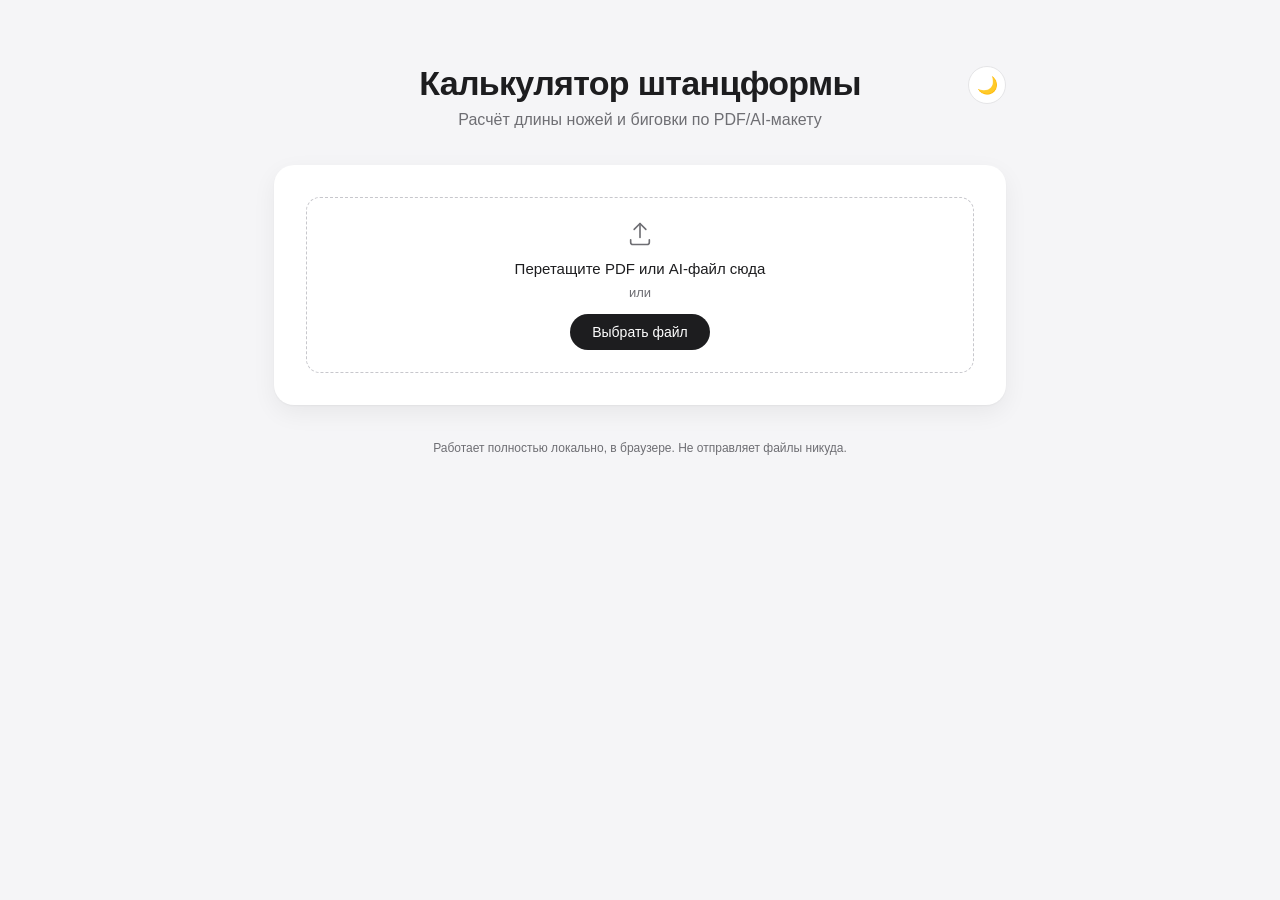
<file: index.html>
<!DOCTYPE html>
<html lang="ru">
<head>
<meta charset="UTF-8">
<meta name="viewport" content="width=device-width, initial-scale=1.0">
<title>Калькулятор длины ножей штанцформы</title>
<link rel="icon" type="image/svg+xml" href="favicon.svg">
<link rel="stylesheet" href="style.css?v=4">
<script>
// Тема ставится здесь, до отрисовки body, — иначе страница на долю секунды
// мигнёт светлой и только потом переключится в сохранённую тёмную.
(function () {
  var saved = localStorage.getItem('shtanzTheme');
  var dark = saved ? saved === 'dark' : matchMedia('(prefers-color-scheme: dark)').matches;
  if (dark) document.documentElement.dataset.theme = 'dark';
})();
</script>
</head>
<body>

<div class="page">

  <header class="header">
    <button type="button" id="themeToggle" class="theme-toggle" title="Тёмная тема" aria-label="Переключить тёмную тему">
      <span class="theme-toggle-icon"></span>
    </button>
    <h1>Калькулятор штанцформы</h1>
    <p class="subtitle">Расчёт длины ножей и биговки по PDF/AI-макету</p>
  </header>

  <main class="main">

    <section class="card">
      <div id="dropzone" class="dropzone">
        <input type="file" id="fileInput" accept=".pdf,.ai" hidden>
        <div class="dropzone-icon">
          <svg width="40" height="40" viewBox="0 0 24 24" fill="none" stroke="currentColor" stroke-width="1.4" stroke-linecap="round" stroke-linejoin="round">
            <path d="M12 3v12"></path>
            <path d="M7 8l5-5 5 5"></path>
            <path d="M4 17v2a2 2 0 0 0 2 2h12a2 2 0 0 0 2-2v-2"></path>
          </svg>
        </div>
        <p class="dropzone-text">Перетащите PDF или AI‑файл сюда</p>
        <p class="dropzone-subtext">или</p>
        <button type="button" id="browseBtn" class="btn btn-secondary">Выбрать файл</button>
      </div>

      <div id="fileInfo" class="file-info hidden">
        <span id="fileMeta" class="file-meta-text">—</span>
      </div>

      <div id="layerPicker" class="layer-picker hidden">
        <p class="layer-picker-text">Не удалось автоматически найти слой с кроем. Выберите его вручную:</p>
        <div class="layer-picker-row">
          <select id="layerSelect" class="layer-select"></select>
          <button type="button" id="layerConfirmBtn" class="btn btn-primary">Продолжить</button>
        </div>
      </div>

      <div id="progress" class="progress hidden">
        <div class="spinner"></div>
        <span id="progressText">Обработка файла…</span>
      </div>

      <div id="errorBox" class="error-box hidden"></div>
      <div id="noticeBox" class="notice-box hidden"></div>
    </section>

    <section id="resultsSection" class="results-section hidden">
      <div id="pagesBreakdown" class="pages-breakdown"></div>
    </section>

  </main>

  <footer class="footer">
    <p>Работает полностью локально, в браузере. Не отправляет файлы никуда.</p>
  </footer>

</div>

<script src="lib/pdf.min.js"></script>
<script src="app.js?v=19"></script>
</body>
</html>
</file>
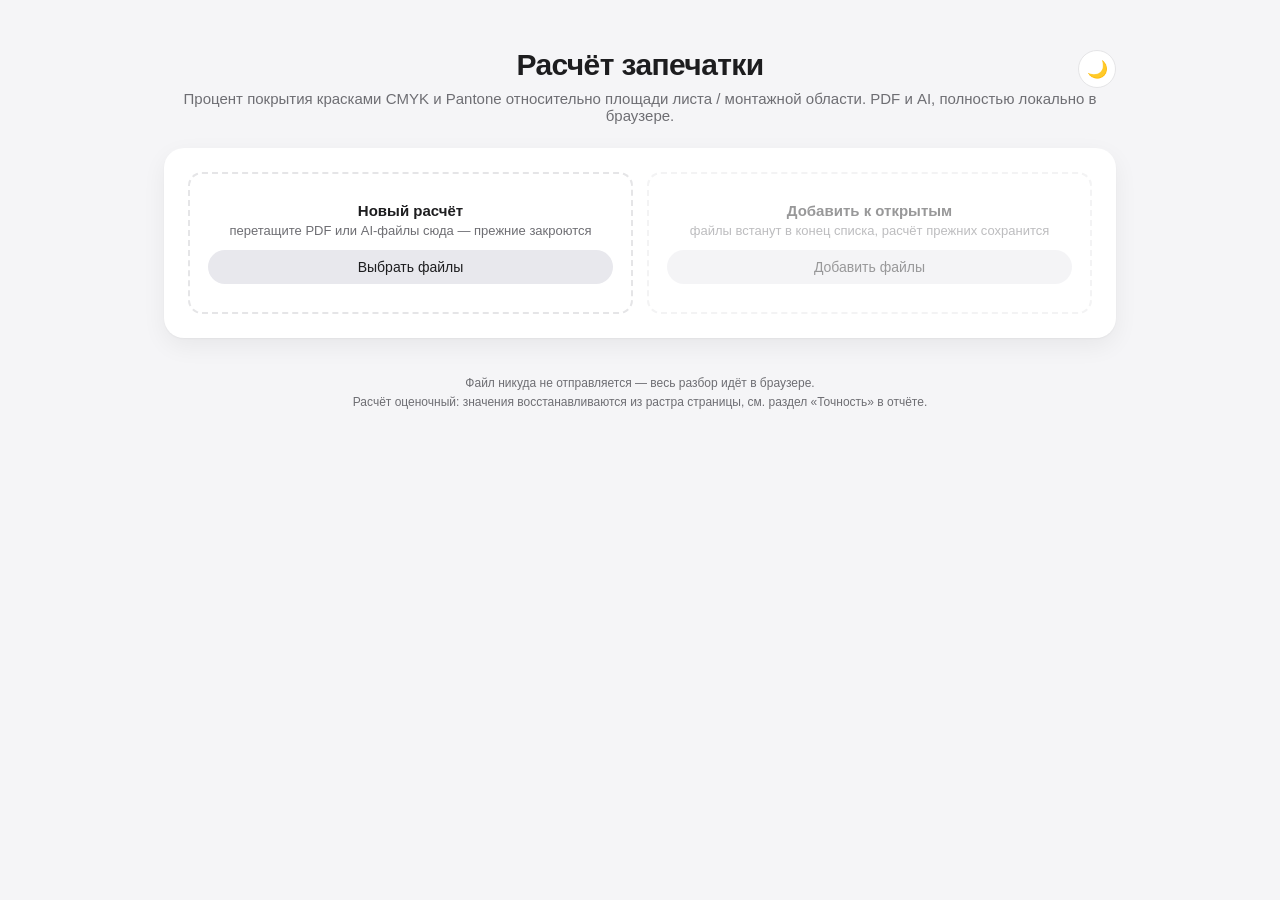
<file: ink-coverage.html>
<!DOCTYPE html>
<html lang="ru">
<head>
<meta charset="UTF-8">
<meta name="viewport" content="width=device-width, initial-scale=1.0">
<!-- Иконка вкладки: радужное колесо, нарисовано SVG прямо здесь (внешних файлов нет) -->
<link rel="icon" href="data:image/svg+xml,%3Csvg%20xmlns%3D%22http%3A%2F%2Fwww.w3.org%2F2000%2Fsvg%22%20viewBox%3D%220%200%2064%2064%22%3E%3Cdefs%3E%3CclipPath%20id%3D%22r%22%3E%3Crect%20width%3D%2264%22%20height%3D%2264%22%20rx%3D%2214%22%2F%3E%3C%2FclipPath%3E%3Cfilter%20id%3D%22b%22%3E%3CfeGaussianBlur%20stdDeviation%3D%222.4%22%2F%3E%3C%2Ffilter%3E%3CradialGradient%20id%3D%22g%22%3E%3Cstop%20offset%3D%220%22%20stop-color%3D%22%23fff%22%2F%3E%3Cstop%20offset%3D%22.24%22%20stop-color%3D%22%23fff%22%20stop-opacity%3D%22.5%22%2F%3E%3Cstop%20offset%3D%22.66%22%20stop-color%3D%22%23fff%22%20stop-opacity%3D%220%22%2F%3E%3C%2FradialGradient%3E%3C%2Fdefs%3E%3Cg%20clip-path%3D%22url(%23r)%22%3E%3Cg%20filter%3D%22url(%23b)%22%3E%3Cpath%20d%3D%22M32%2032L32%20-22A54%2054%200%200%201%2046%20-20Z%22%20fill%3D%22hsl(0%2092%25%2055%25)%22%2F%3E%3Cpath%20d%3D%22M32%2032L46%20-20A54%2054%200%200%201%2059%20-15Z%22%20fill%3D%22hsl(15%2092%25%2055%25)%22%2F%3E%3Cpath%20d%3D%22M32%2032L59%20-15A54%2054%200%200%201%2070%20-6Z%22%20fill%3D%22hsl(30%2092%25%2055%25)%22%2F%3E%3Cpath%20d%3D%22M32%2032L70%20-6A54%2054%200%200%201%2079%205Z%22%20fill%3D%22hsl(45%2092%25%2055%25)%22%2F%3E%3Cpath%20d%3D%22M32%2032L79%205A54%2054%200%200%201%2084%2018Z%22%20fill%3D%22hsl(60%2092%25%2055%25)%22%2F%3E%3Cpath%20d%3D%22M32%2032L84%2018A54%2054%200%200%201%2086%2032Z%22%20fill%3D%22hsl(75%2092%25%2055%25)%22%2F%3E%3Cpath%20d%3D%22M32%2032L86%2032A54%2054%200%200%201%2084%2046Z%22%20fill%3D%22hsl(90%2092%25%2055%25)%22%2F%3E%3Cpath%20d%3D%22M32%2032L84%2046A54%2054%200%200%201%2079%2059Z%22%20fill%3D%22hsl(105%2092%25%2055%25)%22%2F%3E%3Cpath%20d%3D%22M32%2032L79%2059A54%2054%200%200%201%2070%2070Z%22%20fill%3D%22hsl(120%2092%25%2055%25)%22%2F%3E%3Cpath%20d%3D%22M32%2032L70%2070A54%2054%200%200%201%2059%2079Z%22%20fill%3D%22hsl(135%2092%25%2055%25)%22%2F%3E%3Cpath%20d%3D%22M32%2032L59%2079A54%2054%200%200%201%2046%2084Z%22%20fill%3D%22hsl(150%2092%25%2055%25)%22%2F%3E%3Cpath%20d%3D%22M32%2032L46%2084A54%2054%200%200%201%2032%2086Z%22%20fill%3D%22hsl(165%2092%25%2055%25)%22%2F%3E%3Cpath%20d%3D%22M32%2032L32%2086A54%2054%200%200%201%2018%2084Z%22%20fill%3D%22hsl(180%2092%25%2055%25)%22%2F%3E%3Cpath%20d%3D%22M32%2032L18%2084A54%2054%200%200%201%205%2079Z%22%20fill%3D%22hsl(195%2092%25%2055%25)%22%2F%3E%3Cpath%20d%3D%22M32%2032L5%2079A54%2054%200%200%201%20-6%2070Z%22%20fill%3D%22hsl(210%2092%25%2055%25)%22%2F%3E%3Cpath%20d%3D%22M32%2032L-6%2070A54%2054%200%200%201%20-15%2059Z%22%20fill%3D%22hsl(225%2092%25%2055%25)%22%2F%3E%3Cpath%20d%3D%22M32%2032L-15%2059A54%2054%200%200%201%20-20%2046Z%22%20fill%3D%22hsl(240%2092%25%2055%25)%22%2F%3E%3Cpath%20d%3D%22M32%2032L-20%2046A54%2054%200%200%201%20-22%2032Z%22%20fill%3D%22hsl(255%2092%25%2055%25)%22%2F%3E%3Cpath%20d%3D%22M32%2032L-22%2032A54%2054%200%200%201%20-20%2018Z%22%20fill%3D%22hsl(270%2092%25%2055%25)%22%2F%3E%3Cpath%20d%3D%22M32%2032L-20%2018A54%2054%200%200%201%20-15%205Z%22%20fill%3D%22hsl(285%2092%25%2055%25)%22%2F%3E%3Cpath%20d%3D%22M32%2032L-15%205A54%2054%200%200%201%20-6%20-6Z%22%20fill%3D%22hsl(300%2092%25%2055%25)%22%2F%3E%3Cpath%20d%3D%22M32%2032L-6%20-6A54%2054%200%200%201%205%20-15Z%22%20fill%3D%22hsl(315%2092%25%2055%25)%22%2F%3E%3Cpath%20d%3D%22M32%2032L5%20-15A54%2054%200%200%201%2018%20-20Z%22%20fill%3D%22hsl(330%2092%25%2055%25)%22%2F%3E%3Cpath%20d%3D%22M32%2032L18%20-20A54%2054%200%200%201%2032%20-22Z%22%20fill%3D%22hsl(345%2092%25%2055%25)%22%2F%3E%3C%2Fg%3E%3Crect%20width%3D%2264%22%20height%3D%2264%22%20fill%3D%22url(%23g)%22%2F%3E%3C%2Fg%3E%3C%2Fsvg%3E">
<title>Расчёт запечатки: % покрытия красками (CMYK + Pantone)</title>
<style>
:root {
  --bg: #f5f5f7;
  --surface: #ffffff;
  --surface-2: #e8e8ed;      /* вторичные кнопки, крестик удаления файла */
  --surface-2-hover: #dcdce1;
  --input-bg: #ffffff;
  --track-bg: #eeeeee;       /* дорожка шкалы покрытия под цветной полоской */
  --code-bg: #f0f0f2;
  --swatch-border: rgba(0,0,0,.12);
  --dropzone-hover-bg: #f0f7ff;
  --text: #1d1d1f;
  --text-secondary: #6e6e73;
  --border: #e5e5e7;
  --accent: #0071e3;
  --accent-hover: #0077ed;
  --green: #1a9850;
  --green-hover: #178744;
  --error-bg: #fdecec;
  --error-text: #b3261e;
  --notice-bg: #fff8e6;
  --notice-text: #8a6d1a;
  --radius-lg: 20px;
  --radius-md: 14px;
  --radius-sm: 10px;
  --shadow: 0 1px 2px rgba(0,0,0,0.04), 0 8px 24px rgba(0,0,0,0.06);
  --ink-c: #00a0e0;
  --ink-m: #e5007d;
  --ink-y: #ffd500;
  --ink-k: #1d1d1f;
  font-synthesis: none;
}
/* Тёмная тема: переключатель ставит атрибут на <html>, чтобы сработать
   раньше первой отрисовки и не мигнуть светлым при загрузке. Плашки красок
   (--ink-*) и белый лист превью не трогаем — это цвет данных, а не интерфейса. */
:root[data-theme="dark"] {
  --bg: #1c1c1e;
  --surface: #2c2c2e;
  --surface-2: #3a3a3c;
  --surface-2-hover: #48484a;
  --input-bg: #232325;
  --track-bg: #3a3a3c;
  --code-bg: #3a3a3c;
  --swatch-border: rgba(255,255,255,.18);
  --dropzone-hover-bg: rgba(0,113,227,.14);
  --text: #f2f2f3;
  --text-secondary: #98989d;
  --border: #3d3d40;
  --accent: #0a84ff;
  --accent-hover: #379eff;
  --green: #30a955;
  --green-hover: #3cc465;
  --error-bg: #3a2323;
  --error-text: #ff6b6b;
  --notice-bg: #3a331c;
  --notice-text: #e0c476;
  --shadow: 0 1px 2px rgba(0,0,0,0.3), 0 8px 24px rgba(0,0,0,0.4);
}
* { box-sizing: border-box; }
body {
  margin: 0;
  background: var(--bg);
  color: var(--text);
  font-family: -apple-system, BlinkMacSystemFont, "Segoe UI", "Inter", "Helvetica Neue", Arial, sans-serif;
  -webkit-font-smoothing: antialiased;
}
.page { max-width: 1000px; margin: 0 auto; padding: 48px 24px 64px; display: flex; flex-direction: column; gap: 24px; }
.header { text-align: center; position: relative; }
.header h1 { font-size: 30px; font-weight: 600; letter-spacing: -0.02em; margin: 0 0 8px; }
.subtitle { font-size: 15px; color: var(--text-secondary); margin: 0; }
.theme-toggle {
  position: absolute; top: 2px; right: 0; width: 38px; height: 38px; border-radius: 50%;
  border: 1px solid var(--border); background: var(--surface); cursor: pointer;
  display: flex; align-items: center; justify-content: center; font-size: 17px; line-height: 1;
  transition: background .15s, border-color .15s;
}
.theme-toggle:hover { background: var(--surface-2); }
/* Пиктограмма — луна или солнце — зависит от того, какая тема СТАНЕТ активной
   после клика, а не от текущей: это подсказка действия, а не индикатор. */
.theme-toggle-icon::before { content: '🌙'; }
:root[data-theme="dark"] .theme-toggle-icon::before { content: '☀️'; }
.card { background: var(--surface); border-radius: var(--radius-lg); box-shadow: var(--shadow); padding: 24px; }
.card h2 { font-size: 18px; font-weight: 600; margin: 0 0 16px; }
.card h3 { font-size: 15px; font-weight: 600; margin: 20px 0 10px; }

.dropzones { display: grid; grid-template-columns: 1fr 1fr; gap: 14px; }
@media (max-width: 640px) { .dropzones { grid-template-columns: 1fr; } }
.dropzone {
  border: 2px dashed var(--border); border-radius: var(--radius-md);
  padding: 28px 18px; text-align: center; transition: .15s; cursor: pointer;
  display: flex; flex-direction: column; justify-content: center;
}
.dropzone:hover, .dropzone.dragover { border-color: var(--accent); background: var(--dropzone-hover-bg); }
/* Дописывать некуда, пока ничего не загружено. */
.dropzone.disabled { opacity: .45; pointer-events: none; }
.dropzone-text { font-size: 15px; font-weight: 600; margin: 0 0 4px; }
.dropzone-subtext { font-size: 13px; color: var(--text-secondary); margin: 0 0 12px; }

/* =========================================================================
   Краски работы — переключатели плат.
   Каждая краска подкрашивает свою «таблетку» собственным тоном: список читается
   как набор печатных секций, а не как строка одинаковых галочек. Выключенная
   краска не исчезает, а гаснет и уходит в пунктир — видно, что она в файле есть
   и снята вручную.
   ========================================================================= */
.ink-section { margin-top: 18px; padding-top: 16px; border-top: 1px solid var(--border); }
.ink-section-head { display: flex; align-items: baseline; gap: 10px; flex-wrap: wrap; margin-bottom: 10px; }
.ink-section-title {
  font-size: 12px; font-weight: 600; color: var(--text-secondary);
  text-transform: uppercase; letter-spacing: .04em;
}
.ink-section-hint { font-size: 12px; color: var(--text-secondary); opacity: .8; }
.ink-toggles { display: flex; flex-wrap: wrap; gap: 8px; }

.ink-toggle {
  --ink: var(--text-secondary);
  position: relative; display: inline-flex; align-items: center; gap: 9px;
  padding: 7px 15px 7px 11px; border-radius: 980px;
  border: 1px solid color-mix(in srgb, var(--ink) 34%, var(--border));
  background: color-mix(in srgb, var(--ink) 10%, var(--surface));
  font-size: 13px; line-height: 1; white-space: nowrap;
  cursor: pointer; user-select: none;
  transition: background .16s ease, border-color .16s ease, color .16s ease, transform .12s ease;
}
.ink-toggle:hover { transform: translateY(-1px); }
.ink-toggle:active { transform: none; }
/* Родной чекбокс убран из вида, но остаётся в фокусной цепочке и доступен
   с клавиатуры — отсюда обводка по :focus-visible внутри. */
.ink-toggle input { position: absolute; opacity: 0; width: 0; height: 0; }
.ink-toggle:has(input:focus-visible) { outline: 2px solid var(--accent); outline-offset: 2px; }

.ink-dot {
  width: 13px; height: 13px; border-radius: 50%; flex: none;
  background: var(--ink); border: 1px solid var(--swatch-border);
  /* Кольцо цветом текста: без него чёрная краска тонет в тёмной теме, а жёлтая
     растворяется в светлой — контур читается при любом тоне и любой теме. */
  box-shadow: 0 0 0 1px color-mix(in srgb, var(--text) 24%, transparent);
  transition: background .16s ease, box-shadow .16s ease;
}
.ink-name { font-variant-numeric: tabular-nums; }

.ink-toggle.off {
  background: transparent; border-style: dashed;
  border-color: var(--border); color: var(--text-secondary);
}
.ink-toggle.off .ink-dot { background: transparent; box-shadow: none; border-color: var(--text-secondary); opacity: .55; }
.ink-toggle.off .ink-name { text-decoration: line-through; text-decoration-thickness: 1px; opacity: .75; }

.btn {
  border: none; border-radius: 980px; padding: 9px 20px; font-size: 14px; font-weight: 500;
  cursor: pointer; font-family: inherit; transition: .15s;
}
.btn-primary { background: var(--accent); color: #fff; transition: background .15s; }
.btn-primary:hover { background: var(--accent-hover); }
/* Форму тронули, а «Пересчитать» ещё не нажали — отчёт на экране показывает
   старые параметры. Цвет заимствован у error-текста: он уже красный что при
   светлой, что при тёмной теме, отдельную переменную заводить незачем. */
.btn-primary.dirty { background: var(--error-text); }
.btn-primary.dirty:hover { background: var(--error-text); filter: brightness(1.1); }
.btn-secondary { background: var(--surface-2); color: var(--text); }
.btn-secondary:hover { background: var(--surface-2-hover); }
.btn-green { background: var(--green); color: #fff; }
.btn-green:hover { background: var(--green-hover); }
.btn:disabled { opacity: .5; cursor: default; }

/* Ровно три колонки: порядок полей в разметке рассчитан на такую сетку —
   по столбцам получаются «база», «расход» и «пороги». На узком экране
   раскладка схлопывается, но там колонки всё равно не сохранить. */
.settings { display: grid; grid-template-columns: repeat(3, 1fr); gap: 18px 20px; align-items: start; }
@media (max-width: 820px) { .settings { grid-template-columns: repeat(2, 1fr); } }
@media (max-width: 560px) { .settings { grid-template-columns: 1fr; } }
.field { display: flex; flex-direction: column; gap: 6px; position: relative; }
.field label { font-size: 12px; font-weight: 600; color: var(--text-secondary); text-transform: uppercase; letter-spacing: .03em; }
.field select, .field input[type=number] {
  font-family: inherit; font-size: 14px; padding: 8px 10px; border: 1px solid var(--border);
  border-radius: var(--radius-sm); background: var(--input-bg); color: var(--text); width: 100%;
}
/* Подсказки убраны из потока и всплывают при наведении на название параметра.
   Задержка нужна, чтобы они не мелькали, когда мышь просто проходит по блоку;
   прячутся сразу, без задержки. Указателя-подсказки у названий нет — только
   курсор help, чтобы не засорять сетку значками. */
.field > label { align-self: flex-start; cursor: help; }
.field .hint {
  position: absolute; top: calc(100% + 6px); left: 0; width: 100%; z-index: 5;
  background: #1d1d1f; color: #fff; padding: 9px 11px; border-radius: 8px;
  font-size: 12px; line-height: 1.4; text-transform: none; letter-spacing: 0;
  box-shadow: 0 8px 24px rgba(0,0,0,.24); pointer-events: none;
  opacity: 0; visibility: hidden; transform: translateY(-4px);
  transition: opacity .14s ease, transform .14s ease, visibility 0s linear .14s;
}
.field > label:hover ~ .hint,
.field:has(:focus-visible) .hint {
  opacity: 1; visibility: visible; transform: none;
  transition: opacity .16s ease .5s, transform .16s ease .5s, visibility 0s linear .5s;
}
.field-inline { display: flex; gap: 8px; }
.check { display: flex; align-items: flex-start; gap: 8px; font-size: 13px; line-height: 1.4; }
/* подпись у галки — обычный текст, а не заголовок поля */
.field label.check { text-transform: none; letter-spacing: 0; font-weight: 400; color: var(--text); font-size: 13px; }
.check input { margin-top: 2px; }
.range-row { display: flex; align-items: center; gap: 10px; }
.range-row input[type=range] { flex: 1; }
.range-val { font-variant-numeric: tabular-nums; font-size: 13px; min-width: 42px; text-align: right; }

.progress { display: flex; align-items: center; gap: 10px; font-size: 14px; color: var(--text-secondary); margin-top: 14px; }
.spinner { width: 16px; height: 16px; border: 2px solid var(--border); border-top-color: var(--accent); border-radius: 50%; animation: spin .8s linear infinite; }
@keyframes spin { to { transform: rotate(360deg); } }

.error-box { background: var(--error-bg); color: var(--error-text); border-radius: var(--radius-sm); padding: 12px 14px; font-size: 14px; margin-top: 14px; }
.notice-box { background: var(--notice-bg); color: var(--notice-text); border-radius: var(--radius-sm); padding: 12px 14px; font-size: 13px; line-height: 1.5; margin-top: 14px; }
.notice-box ul { margin: 6px 0 0; padding-left: 18px; }

.tiles { display: grid; grid-template-columns: repeat(auto-fit, minmax(140px, 1fr)); gap: 12px; }
.tile { border: 1px solid var(--border); border-radius: var(--radius-md); padding: 14px; }
.tile-label { font-size: 12px; color: var(--text-secondary); display: flex; align-items: center; gap: 6px; margin-bottom: 6px; }
.tile-value { font-size: 24px; font-weight: 600; font-variant-numeric: tabular-nums; letter-spacing: -0.02em; }
.tile-sub { font-size: 12px; color: var(--text-secondary); margin-top: 4px; font-variant-numeric: tabular-nums; }
.swatch { width: 12px; height: 12px; border-radius: 3px; border: 1px solid var(--swatch-border); flex: none; }
.bar { height: 5px; border-radius: 3px; background: var(--track-bg); margin-top: 8px; overflow: hidden; }
.bar > i { display: block; height: 100%; border-radius: 3px; }

table { width: 100%; border-collapse: collapse; font-size: 13px; }
th, td { text-align: right; padding: 7px 8px; border-bottom: 1px solid var(--border); font-variant-numeric: tabular-nums; }
/* nowrap — иначе «Magenta» и «PANTONE …» переносились на вторую строку:
   таблица теснее превью, и браузер ужимал первую колонку сильнее остальных. */
th:first-child, td:first-child { text-align: left; font-variant-numeric: normal; white-space: nowrap; }
th { font-weight: 600; color: var(--text-secondary); font-size: 12px; text-transform: uppercase; letter-spacing: .02em; }
.table-wrap { overflow-x: auto; }

.page-head { display: flex; justify-content: space-between; align-items: baseline; gap: 12px; flex-wrap: wrap; margin-bottom: 14px; }
.page-title { font-size: 17px; font-weight: 600; }
.page-file { font-weight: 400; color: var(--text-secondary); margin-left: 8px; font-size: 14px; word-break: break-all; }
.page-meta { font-size: 13px; color: var(--text-secondary); }
.page-body { display: grid; grid-template-columns: 200px 1fr; gap: 20px; align-items: start; }
@media (max-width: 720px) { .page-body { grid-template-columns: 1fr; } }
.preview canvas { width: 100%; height: auto; border: 1px solid var(--border); border-radius: 8px; background: #fff; display: block; }
.seps { display: grid; grid-template-columns: repeat(auto-fit, minmax(38px, 1fr)); gap: 6px; margin-top: 8px; }
.sep-item { text-align: center; font-size: 10px; color: var(--text-secondary); line-height: 1.25; overflow-wrap: break-word; }
.sep-item canvas { width: 100%; height: auto; border: 1px solid var(--border); border-radius: 4px; display: block; }

/* Раскрывающийся блок */
.collapse { margin-top: 22px; border-top: 1px solid var(--border); }
.collapse.collapse-card { margin-top: 0; border-top: none; }
.collapse.collapse-card > summary { padding: 0; font-size: 18px; }
.collapse > summary {
  list-style: none; cursor: pointer; display: flex; align-items: center; gap: 9px;
  padding: 14px 0 6px; font-size: 15px; font-weight: 600; user-select: none;
}
.collapse > summary::-webkit-details-marker { display: none; }
.collapse > summary::before {
  content: ''; width: 7px; height: 7px; flex: none; margin-left: 2px;
  border-right: 2px solid var(--text-secondary); border-bottom: 2px solid var(--text-secondary);
  transform: rotate(-45deg); transition: transform .2s ease;
}
.collapse[open] > summary::before { transform: rotate(45deg); }
.collapse > summary:hover::before { border-color: var(--accent); }
.collapse .count { font-weight: 400; color: var(--text-secondary); font-size: 13px; }
.collapse-body { animation: collapseIn .22s ease; padding-bottom: 4px; }
@keyframes collapseIn { from { opacity: 0; transform: translateY(-5px); } to { opacity: 1; transform: none; } }

/* Лайтбокс превью */
.zoomable { cursor: zoom-in; transition: transform .15s ease, box-shadow .15s ease; }
.zoomable:hover { transform: translateY(-1px); box-shadow: 0 4px 14px rgba(0,0,0,.12); }
.lightbox {
  position: fixed; inset: 0; z-index: 100; display: flex; align-items: center; justify-content: center;
  background: rgba(20,20,22,0); transition: background .3s ease; -webkit-backdrop-filter: blur(0px); backdrop-filter: blur(0px);
}
.lightbox.open { background: rgba(20,20,22,.82); -webkit-backdrop-filter: blur(7px); backdrop-filter: blur(7px); }
.lightbox-figure { position: relative; transform-origin: top left; will-change: transform; }
.lightbox-figure canvas {
  display: block; background: #fff; border-radius: 10px;
  box-shadow: 0 24px 70px rgba(0,0,0,.55); image-rendering: auto;
}
.lightbox-caption {
  position: absolute; left: 0; right: 0; bottom: -34px; text-align: center;
  color: rgba(255,255,255,.92); font-size: 13px; opacity: 0; transition: opacity .25s ease .1s;
}
.lightbox.open .lightbox-caption { opacity: 1; }
.lightbox-spinner {
  position: absolute; top: 12px; right: 12px; background: rgba(255,255,255,.9);
  border-radius: 50%; padding: 7px; display: flex; opacity: 0; transition: opacity .2s ease;
}
.lightbox-spinner.busy { opacity: 1; }
.lightbox-close {
  position: fixed; top: 16px; right: 20px; width: 38px; height: 38px; border-radius: 50%;
  border: none; background: rgba(255,255,255,.14); color: #fff; font-size: 22px; line-height: 1;
  cursor: pointer; opacity: 0; transition: opacity .25s ease, background .15s ease;
}
.lightbox.open .lightbox-close { opacity: 1; }
.lightbox-close:hover { background: rgba(255,255,255,.26); }
.lightbox-nav {
  position: fixed; top: 50%; transform: translateY(-50%); width: 46px; height: 76px;
  border: none; border-radius: 12px; background: rgba(255,255,255,.12); color: #fff;
  font-size: 30px; line-height: 1; cursor: pointer; opacity: 0;
  transition: opacity .25s ease, background .15s ease;
}
.lightbox.open .lightbox-nav { opacity: .75; }
.lightbox-nav:hover { background: rgba(255,255,255,.26); opacity: 1; }
.lightbox-nav.prev { left: 14px; }
.lightbox-nav.next { right: 14px; }

.card-actions {
  display: flex; align-items: center; gap: 10px; flex-wrap: wrap;
  margin-top: 20px; padding-top: 16px; border-top: 1px solid var(--border);
}

/* Файлов может быть несколько: у каждого свой блок с параметрами и отчётом.
   Внутри блока карточки жмутся плотнее, между блоками разрыв заметно больше —
   так сразу видно, где кончается один файл и начинается следующий. */
#results { display: flex; flex-direction: column; gap: 38px; }
.file-group { display: flex; flex-direction: column; gap: 12px; }
.file-head { display: flex; justify-content: space-between; align-items: flex-start; gap: 12px; margin-bottom: 20px; }
.file-name { font-size: 18px; font-weight: 600; word-break: break-all; }
.file-index { color: var(--text-secondary); font-weight: 400; margin-right: 6px; }
.file-remove {
  border: none; background: var(--surface-2); color: var(--text-secondary); flex: none;
  width: 30px; height: 30px; border-radius: 50%; font-size: 18px; line-height: 1;
  cursor: pointer; font-family: inherit; transition: .15s;
}
.file-remove:hover { background: var(--error-bg); color: var(--error-text); }
.settings-title { font-size: 13px; font-weight: 600; color: var(--text-secondary);
  text-transform: uppercase; letter-spacing: .03em; margin: 0 0 14px; }
.settings-actions { display: flex; gap: 10px; flex-wrap: wrap; margin-top: 18px; }
.order-files { font-size: 13px; color: var(--text-secondary); line-height: 1.6; margin: 14px 0 0; padding-left: 18px; }
.shot-status { font-size: 12px; color: var(--text-secondary); }
.shot-status.err { color: var(--error-text); }

.footer { text-align: center; font-size: 12px; color: var(--text-secondary); line-height: 1.6; }
.hidden { display: none !important; }
code { background: var(--code-bg); padding: 1px 5px; border-radius: 4px; font-size: 12px; }

/* =========================================================================
   Печать. Отсюда получается PDF с настоящим текстом: браузер сам вшивает
   шрифты, таблицы и плитки остаются вектором и правятся в Acrobat. На бумагу
   уходит только отчёт — форма ввода, кнопки и шапка страницы скрыты.
   ========================================================================= */
@media print {
  /* Нулевые поля страницы — единственный способ убрать служебную строку
     браузера с датой и адресом файла: рисовать её становится негде. Отступы
     тогда даёт сам отчёт, а не лист. */
  @page { size: A4; margin: 0; }
  /* Бумага светлая всегда, даже если на экране включена тёмная тема: иначе
     карточки печатались бы тёмно-серым фоном с почти белым текстом поверх.
     Селектор :root[data-theme="dark"] повторён здесь той же специфичностью,
     что и в самом переключателе темы, — иначе то правило выигрывало бы и
     внутри печати, потому что специфичность атрибутного селектора выше. */
  :root, :root[data-theme="dark"] {
    --bg: #f5f5f7; --surface: #ffffff; --text: #1d1d1f; --text-secondary: #6e6e73;
    --border: #e5e5e7; --notice-bg: #fff8e6; --notice-text: #8a6d1a;
  }
  /* Плашки красок, шкалы и заливки — это данные, а не украшение. Без этого
     браузер печатает их только при включённой вручную «фоновой графике». */
  html, body { background: #fff; -webkit-print-color-adjust: exact; print-color-adjust: exact; }
  /* Боковые поля работают на каждом листе, вертикальные — на первом и
     последнем: горизонтальный отступ у сквозного блока постоянен, а
     вертикальный отрабатывает один раз за весь поток. */
  .page { max-width: none; padding: 8mm 9mm; gap: 26px; }
  /* На бумагу идёт только сам расчёт. Шапка файла с формой и примечаниями и
     методичка о точности — экранные, в отчёте они не нужны: имя макета и так
     стоит в заголовке каждой страницы. */
  .header, .footer, #uploadCard, .card-actions, .file-remove,
  .settings, .settings-title, .settings-actions, .lightbox,
  .accuracy-card, .file-group > .card:first-child { display: none !important; }
  /* Запас сверху и снизу держит сама карточка: на листе-продолжении она
     начинается от самого края, и без него текст ушёл бы в непечатаемую зону. */
  .card { box-shadow: none; border: 1px solid #d0d0d5; border-radius: 8px; padding: 7mm; }
  .card, .tile, .file-group, tr { break-inside: avoid; }
  /* Каждый файл заказа — со своего листа A4, и сводка отдельно от файлов.
     Внутри файла отдельный лист получают вторая и последующие страницы:
     шапка с параметрами и первая страница остаются вместе, иначе на короткий
     одностраничный отчёт уходило бы два листа. */
  #results > * + * { break-before: page; }
  .file-group > .card:nth-child(n+3) { break-before: page; }
  #results { gap: 26px; }
  .file-group { gap: 10px; }
  .notice-box { border: 1px solid #e6dcc0; }
  .preview canvas, .sep-item canvas { border-color: #d0d0d5; }
  /* Узкая раскладка на бумаге не нужна: превью растягивалось бы на всю ширину
     листа. Держим ту же раскладку, что на экране и в PNG. */
  .page-body { grid-template-columns: 200px 1fr !important; }
  .seps { grid-template-columns: repeat(auto-fit, minmax(38px, 1fr)) !important; }
  /* Полоса прокрутки на бумаге просто обрезала бы таблицу. */
  .table-wrap { overflow: visible; }

  /* Печать одной карточки: показываем только путь до неё. Разрывы при этом
     не нужны — печатается ровно один блок. */
  body.print-one .print-keep > *:not(.print-keep):not(.print-target) { display: none !important; }
  body.print-one #results > * + *,
  body.print-one .file-group > .card:nth-child(n+3) { break-before: auto; }
}
</style>
<script>
// Тема ставится здесь, до отрисовки body, — иначе страница на долю секунды
// мигнёт светлой и только потом переключится в сохранённую тёмную.
(function () {
  var saved = localStorage.getItem('inkTheme');
  var dark = saved ? saved === 'dark' : matchMedia('(prefers-color-scheme: dark)').matches;
  if (dark) document.documentElement.dataset.theme = 'dark';
})();
</script>
</head>
<body>

<div class="page">

  <header class="header">
    <button type="button" id="themeToggle" class="theme-toggle" title="Тёмная тема" aria-label="Переключить тёмную тему">
      <span class="theme-toggle-icon"></span>
    </button>
    <h1>Расчёт запечатки</h1>
    <p class="subtitle">Процент покрытия красками CMYK и Pantone относительно площади листа / монтажной области. PDF и AI, полностью локально в браузере.</p>
  </header>

  <section class="card" id="uploadCard">
    <!-- Две равные зоны: левая начинает новый заказ, правая дописывает файлы
         к уже разобранным. Режим определяется тем, куда именно бросили файл. -->
    <div class="dropzones">
      <div id="dropzone" class="dropzone" data-mode="replace">
        <input type="file" id="fileInput" accept=".pdf,.ai,application/pdf" multiple hidden>
        <p class="dropzone-text">Новый расчёт</p>
        <p class="dropzone-subtext">перетащите PDF или AI‑файлы сюда — прежние закроются</p>
        <button type="button" id="browseBtn" class="btn btn-secondary">Выбрать файлы</button>
      </div>
      <!-- disabled снимается, как только появится хоть один разобранный файл -->
      <div id="dropzoneAdd" class="dropzone disabled" data-mode="append">
        <input type="file" id="fileInputAdd" accept=".pdf,.ai,application/pdf" multiple hidden>
        <p class="dropzone-text">Добавить к открытым</p>
        <p class="dropzone-subtext">файлы встанут в конец списка, расчёт прежних сохранится</p>
        <button type="button" id="browseAddBtn" class="btn btn-secondary">Добавить файлы</button>
      </div>
    </div>
    <div id="fileInfo" class="page-meta hidden" style="margin-top:12px"></div>
    <div id="progress" class="progress hidden"><div class="spinner"></div><span id="progressText">Обработка…</span></div>
    <div id="errorBox" class="error-box hidden"></div>
    <div id="globalActions" class="card-actions hidden">
      <button type="button" id="pdfAllBtn" class="btn btn-primary">Скачать весь отчёт в PDF</button>
      <button type="button" id="csvBtn" class="btn btn-secondary">Скачать CSV</button>
      <button type="button" id="clearAllBtn" class="btn btn-secondary">Очистить всё</button>
      <span id="pdfAllStatus" class="shot-status"></span>
    </div>
  </section>

  <!-- Параметры у каждого файла свои: заготовка клонируется под каждую загруженную
       работу, а идентификаторы полей получают суффикс, чтобы не столкнуться. -->
  <template id="settingsTpl">
    <div class="settings-block">
      <h3 class="settings-title">Параметры расчёта</h3>
      <div class="settings">

        <div class="field">
          <label for="baseSel">База для 100 %</label>
          <select id="baseSel">
            <option value="page">Страница / артборд файла</option>
            <option value="custom" selected>Свой формат листа</option>
            <option value="bbox">Габарит запечатанной области</option>
          </select>
          <div id="customSize" class="field-inline">
            <input type="number" id="sheetW" value="700" min="1" step="0.1" title="Ширина, мм">
            <input type="number" id="sheetH" value="500" min="1" step="0.1" title="Высота, мм">
          </div>
          <span class="hint">Проценты считаются как площадь краски ÷ площадь базы.</span>
        </div>

        <div class="field">
          <label for="inkWeight">Расход CMYK, г/м² при 100 %</label>
          <input type="number" id="inkWeight" value="0.715" min="0" step="0.005">
          <span class="hint">Норма расхода триадной краски при сплошной заливке.</span>
        </div>

        <div class="field">
          <label for="whiteTh">Порог «есть краска», %</label>
          <input type="number" id="whiteTh" value="3" min="0" max="20" step="0.5">
          <span class="hint">Точка меньше этой на печати всё равно не держится. Влияет только на «площадь с краской» и на долю чистой бумаги, но не на сам процент покрытия.</span>
        </div>

        <div class="field">
          <label for="copies">Тираж, листов</label>
          <input type="number" id="copies" value="1000" min="1" step="1">
          <span class="hint">Для пересчёта расхода краски на тираж.</span>
        </div>

        <div class="field">
          <label for="spotInkWeight">Расход Pantone, г/м² при 100 %</label>
          <input type="number" id="spotInkWeight" value="1.15" min="0" step="0.005">
          <span class="hint">Плашечные краски кроют плотнее триадных, поэтому норма отдельная.
            Исключения — лаки: краска со словом «lak» или «лак» в названии считается по 0,45 г/м²,
            а УФ‑лак («uf-lak») — по норме из соседнего поля.</span>
        </div>

        <div class="field">
          <label for="tacLimit">Лимит суммы красок (TAC)</label>
          <input type="number" id="tacLimit" value="300" min="100" max="400" step="10">
          <span class="hint">Для отчёта «доля площади с превышением».</span>
        </div>

        <div class="field">
          <label for="uvLakWeight">Расход УФ лака, г/м² при 100 %</label>
          <input type="number" id="uvLakWeight" value="12" min="0" step="0.005">
          <span class="hint">По этой норме считается плашка с названием «uf-lak» в любом написании.
            12 г/м² — это 0,003 кг лака на лист 640×500 мм, где лак покрывает 0,2499 м².</span>
          <!-- Разделение плашек на каналы теперь всегда включено: выключать его
               незачем, а поле в сетке занимало место. Сам флажок оставлен, чтобы
               расчёт по-прежнему читал параметр. -->
          <input type="checkbox" id="spotToggle" checked hidden>
        </div>

        <div class="field">
          <label for="makeReadyLoss">Потери на приладку, кг на краску</label>
          <input type="number" id="makeReadyLoss" value="0.1" min="0" step="0.01">
          <span class="hint">Постоянный расход на раскатку валов и остаток в красочном аппарате. Прибавляется один раз
            к расходу каждой краски, фактически использованной в тираже, — не зависит от площади и тиража.</span>
        </div>

        <div class="field">
          <label>Наложение (overprint)</label>
          <label class="check"><input type="checkbox" id="overprintToggle" checked>
            <span>Учитывать краску под объектами с наложением</span></label>
        </div>

      </div>
      <div class="settings-actions">
        <button type="button" class="btn btn-primary" data-act="recalc">Пересчитать</button>
        <button type="button" class="btn btn-secondary" data-act="apply-all">Применить ко всем файлам</button>
        <button type="button" class="btn btn-secondary" data-act="reset">Очистить форму</button>
      </div>
      <!-- Найденные краски: галочками можно выключить любую из отчёта, превью
           и выгрузок. Блок свёрнут по умолчанию — он справочный. -->
      <details class="collapse" id="inkBlock">
        <summary>Краски в файле</summary>
        <div class="collapse-body">
          <div id="noticeBox" class="notice-box hidden"></div>
        </div>
      </details>
      <!-- Переключатели красок стоят снаружи раскрывающегося блока: ими
           пользуются, а примечания под ним — справочные и обычно свёрнуты. -->
      <div id="inkSection" class="ink-section hidden">
        <div class="ink-section-head">
          <span class="ink-section-title">Краски работы</span>
          <span class="ink-section-hint">снимите краску — она уйдёт из отчёта, превью и выгрузок</span>
        </div>
        <div id="inkToggles" class="ink-toggles"></div>
      </div>
    </div>
  </template>

  <section id="results" class="hidden"></section>

  <footer class="footer">
    <p>Файл никуда не отправляется — весь разбор идёт в браузере.<br>
    Расчёт оценочный: значения восстанавливаются из растра страницы, см. раздел «Точность» в отчёте.</p>
  </footer>

</div>

<script>
'use strict';

/* =========================================================================
   Загрузка pdf.js: сначала локальная копия рядом (lib/), затем CDN.
   ========================================================================= */
const PDFJS_LOCAL = 'lib/pdf.min.js';
const PDFJS_LOCAL_WORKER = 'lib/pdf.worker.min.js';
const PDFJS_CDN = 'https://cdnjs.cloudflare.com/ajax/libs/pdf.js/3.11.174/pdf.min.js';
const PDFJS_CDN_WORKER = 'https://cdnjs.cloudflare.com/ajax/libs/pdf.js/3.11.174/pdf.worker.min.js';

function loadScript(src) {
  return new Promise((resolve, reject) => {
    const s = document.createElement('script');
    s.src = src;
    s.onload = () => resolve(src);
    s.onerror = () => reject(new Error('not loaded: ' + src));
    document.head.appendChild(s);
  });
}

const pdfjsReady = (async () => {
  try {
    await loadScript(PDFJS_LOCAL);
    pdfjsLib.GlobalWorkerOptions.workerSrc = PDFJS_LOCAL_WORKER;
  } catch (e) {
    await loadScript(PDFJS_CDN);
    pdfjsLib.GlobalWorkerOptions.workerSrc = PDFJS_CDN_WORKER;
  }
})();

/* =========================================================================
   Цветовая модель.

   pdf.js растрирует страницу в RGB, конвертируя DeviceCMYK своим полиномом
   (src/core/colorspace.js, DeviceCmykCS#toRgb). Чтобы получить обратно
   значения красок, мы обращаем ИМЕННО ЭТОТ полином численно, а не считаем
   наивное K = 1 - max(R,G,B): наивная формула для чистого циана даёт
   «100C + 24M + 5K» вместо «100C».
   ========================================================================= */

// val = 255 + c*(P0*c + P1*m + P2*y + P3*k + P4)
//           + m*(P5*m + P6*y + P7*k + P8)
//           + y*(P9*y + P10*k + P11)
//           + k*(P12*k + P13)
const CMYK_POLY = [
  // R
  [-4.387332384609988, 54.48615194189176, 18.82290502165302, 212.25662451639585, -285.2331026137004,
    1.7149763477362134, -5.6096736904047315, -17.873870861415444, -5.497006427196366,
   -2.5217340131683033, -21.248923337353073, 17.5119270841813,
   -21.86122147463605, -189.48180835922747],
  // G
  [8.841041422036149, 60.118027045597366, 6.871425592049007, 31.159100130055922, -79.2970844816548,
   -15.310361306967817, 17.575251261109482, 131.35250912493976, -190.9453302588951,
    4.444339102852739, 9.8632861493405, -24.86741582555878,
   -20.737325471181034, -187.80453709719578],
  // B
  [0.8842522430003296, 8.078677503112928, 30.89978309703729, -0.23883238689178934, -14.183576799673286,
   10.49593273432072, 63.02378494754052, 50.606957656360734, -112.23884253719248,
   0.03296041114873217, 115.60384449646641, -193.58209356861505,
   -22.33816807309886, -180.12613974708367],
];

function cmykChannel(ch, c, m, y, k) {
  const P = CMYK_POLY[ch];
  return 255
    + c * (P[0] * c + P[1] * m + P[2] * y + P[3] * k + P[4])
    + m * (P[5] * m + P[6] * y + P[7] * k + P[8])
    + y * (P[9] * y + P[10] * k + P[11])
    + k * (P[12] * k + P[13]);
}

/** CMYK (0..1) -> RGB (0..255, с обрезкой), как это делает pdf.js. */
function cmykToRgb(c, m, y, k) {
  return [
    clamp255(cmykChannel(0, c, m, y, k)),
    clamp255(cmykChannel(1, c, m, y, k)),
    clamp255(cmykChannel(2, c, m, y, k)),
  ];
}

function clamp255(v) { return v < 0 ? 0 : v > 255 ? 255 : v; }
function clamp01(v) { return v < 0 ? 0 : v > 1 ? 1 : v; }

// Разброс между каналами, ниже которого цвет считаем серым.
const NEUTRAL_SPREAD = 14;

/** Светлота самой тёмной нейтрали, доступной CMYK, — это чистый K 100 %. */
let blackPointMeanCache = null;
function blackPointMean() {
  if (blackPointMeanCache === null) {
    const [r, g, b] = cmykToRgb(0, 0, 0, 1);
    blackPointMeanCache = (r + g + b) / 3;
  }
  return blackPointMeanCache;
}

/* Растр обрезан по 0..255, и это надо учитывать в двух разных смыслах.
   Если модель уходит за границу, а цель лежит на самой границе — ограничение
   уже выполнено, канал выключается из невязки и якобиана (иначе чистый циан,
   у которого красный уходит в −35 и обрезается, читается как «95C + 3M»).
   Если же цель внутри диапазона, невязка берётся по НЕобрезанному значению,
   иначе в глубоких тенях градиент становится плоским и решатель встаёт. */
function channelResidual(ch, c, m, y, k, target) {
  const raw = cmykChannel(ch, c, m, y, k);
  if ((raw < 0 && target[ch] <= 0.5) || (raw > 255 && target[ch] >= 254.5)) return null;
  return target[ch] - raw;
}

function residualNorm(c, m, y, k, target) {
  let s = 0;
  for (let ch = 0; ch < 3; ch++) {
    const r = channelResidual(ch, c, m, y, k, target);
    if (r !== null) s += r * r;
  }
  return Math.sqrt(s);
}

/** Наибольшее расхождение по одному каналу, в единицах RGB. */
function maxChannelError(c, m, y, k, target) {
  let e = 0;
  for (let ch = 0; ch < 3; ch++) {
    const r = channelResidual(ch, c, m, y, k, target);
    if (r !== null) e = Math.max(e, Math.abs(r));
  }
  return e;
}

// Слабый штраф за лишнюю краску: только чтобы разрешать полные ничьи в
// «плоских» зонах (глубокие тени, где растр почти не меняется).
const INK_PENALTY = 0.05;

/**
 * Подбор C/M/Y при фиксированном K: демпфированный метод наименьших квадратов
 * (Левенберга–Марквардта) по аналитическому якобиану полинома pdf.js.
 * Возвращает [c, m, y, невязка].
 */
function solveCmyAt(k, target, seed, locks) {
  const d = Math.max(1 - k, 0.05);
  let c, m, y;
  if (seed) {
    c = seed[0]; m = seed[1]; y = seed[2];
  } else {
    c = clamp01((1 - target[0] / 255 - k) / d);
    m = clamp01((1 - target[1] / 255 - k) / d);
    y = clamp01((1 - target[2] / 255 - k) / d);
  }
  if (locks) {
    if (locks.indexOf(0) >= 0) c = 0;
    if (locks.indexOf(1) >= 0) m = 0;
    if (locks.indexOf(2) >= 0) y = 0;
  }
  let err = residualNorm(c, m, y, k, target);

  const res = [0, 0, 0];
  for (let iter = 0; iter < 14 && err > 0.2; iter++) {
    const J = [[0, 0, 0], [0, 0, 0], [0, 0, 0]];
    for (let ch = 0; ch < 3; ch++) {
      const P = CMYK_POLY[ch];
      const r = channelResidual(ch, c, m, y, k, target);
      res[ch] = r === null ? 0 : r;
      if (r === null) continue;
      J[ch][0] = 2 * P[0] * c + P[1] * m + P[2] * y + P[3] * k + P[4];
      J[ch][1] = P[1] * c + 2 * P[5] * m + P[6] * y + P[7] * k + P[8];
      J[ch][2] = P[2] * c + P[6] * m + 2 * P[9] * y + P[10] * k + P[11];
        if (locks) for (const L of locks) J[ch][L] = 0;
    }

    // Нормальные уравнения (JᵀJ + λI)Δ = Jᵀr — устойчивы, когда часть каналов
    // выключена и система вырождена.
    const A = [[0, 0, 0], [0, 0, 0], [0, 0, 0]];
    const rhs = [0, 0, 0];
    for (let i = 0; i < 3; i++) {
      for (let j = 0; j < 3; j++) {
        let s = 0;
        for (let ch = 0; ch < 3; ch++) s += J[ch][i] * J[ch][j];
        A[i][j] = s;
      }
      let s = 0;
      for (let ch = 0; ch < 3; ch++) s += J[ch][i] * res[ch];
      rhs[i] = s;
    }
    const cur = [c, m, y];
    const lambda = Math.max(A[0][0], A[1][1], A[2][2]) * 1e-4 + 1e-3;
    for (let i = 0; i < 3; i++) {
      A[i][i] += lambda + INK_PENALTY;
      rhs[i] -= INK_PENALTY * cur[i];
    }

    const step = solve3(A, rhs);
    if (!step) break;
    if (locks) for (const L of locks) step[L] = 0;

    let scale = 1;
    const maxStep = Math.max(Math.abs(step[0]), Math.abs(step[1]), Math.abs(step[2]));
    if (maxStep > 0.4) scale = 0.4 / maxStep;

    let improved = false;
    for (let t = 0; t < 5; t++) {
      const nc = clamp01(c + step[0] * scale);
      const nm = clamp01(m + step[1] * scale);
      const ny = clamp01(y + step[2] * scale);
      const nErr = residualNorm(nc, nm, ny, k, target);
      // Шаг принимается, если невязка не выросла, а краски стало меньше.
      if (nErr < err || (nErr < err + 0.05 && nc + nm + ny < c + m + y - 1e-4)) {
        c = nc; m = nm; y = ny; err = nErr; improved = true; break;
      }
      scale *= 0.4;
    }
    if (!improved) break;
  }
  return [c, m, y, err];
}

/**
 * RGB -> CMYK.
 *
 * Чёрный неоднозначен: один и тот же цвет можно получить и без K, и с K.
 * Поэтому сначала находим максимум K по нейтральной оси — наращиваем K ровно
 * на серую составляющую min(C,M,Y), пока она не исчерпается (так работает GCR
 * в реальном разделении цветов), и только потом берём заданную долю gcr от
 * этого максимума. Важно: K не берётся там, где цвет насыщенный, — иначе
 * чистый циан читался бы как «87C + 7K».
 * gcr: 0..1. Возвращает [c, m, y, k] в 0..1.
 */
function rgbToCmyk(r, g, b, gcr) {
  if (r >= 254.5 && g >= 254.5 && b >= 254.5) return [0, 0, 0, 0];
  // Нейтраль темнее чёрной точки CMYK не воспроизводится триадой вовсе, и
  // решатель, дотягиваясь до такой глубины, добирает её цветом: чёрный
  // rgb(6,6,12) читался как «56C + 48M + 26Y + 100K». На печати это чёрный.
  if (gcr >= 0.999 && Math.max(r, g, b) - Math.min(r, g, b) <= NEUTRAL_SPREAD
      && (r + g + b) / 3 <= blackPointMean()) {
    return [0, 0, 0, 1];
  }
  const target = [r, g, b];

  let k = 0;
  let sol = solveCmyAt(0, target);
  const err0 = sol[3];
  const tol = err0 + 0.75; // допуск: цвет вне охвата CMYK изначально даёт невязку

  // Порог намеренно грубый: чёрным можно заменить только серую составляющую,
  // а она — минимум из C, M, Y. Если считать серой составляющей численный шум
  // в доли процента, он превратится в чёрный там, где его нет: у заливки
  // «M100+Y100» так набегало 2,5 % чёрного.
  for (let i = 0; i < 8; i++) {
    const gray = Math.min(sol[0], sol[1], sol[2]);
    if (gray < 0.004) break;
    const trial = clamp01(k + gray);
    if (trial - k < 0.004) break;
    // Решаем без подсказки от предыдущего шага: в углу «много краски» полином
    // pdf.js немонотонен (там добавление мадженты повышает красный), и старт
    // из этого угла уводит решатель не туда.
    const s = solveCmyAt(trial, target);
    if (s[3] <= tol) { k = trial; sol = s; continue; }
    // Перелёт: делим отрезок между последним рабочим K и неудачным.
    let lo = k, hi = trial;
    for (let j = 0; j < 4; j++) {
      const mid = (lo + hi) / 2;
      const sm = solveCmyAt(mid, target);
      if (sm[3] <= tol) { lo = mid; k = mid; sol = sm; } else { hi = mid; }
    }
    break;
  }

  let kUse = k * gcr;
  if (Math.abs(kUse - k) > 1e-4) sol = solveCmyAt(kUse, target);

  // Проверка «а не берётся ли цвет одним чёрным». Подъём K идёт по серой
  // составляющей — минимуму из C, M, Y, — и останавливается, как только любой
  // из каналов ушёл в ноль. На чистом чёрном жёлтый обнуляется первым, подъём
  // замирает на 99 %, а недостающий чёрный решатель добирает цианом с
  // маджентой. Ищем K, при котором цвет воспроизводится без них вовсе.
  // Порог входа широкий: отсеивает проверку только там, где цвет очевидно не
  // серый, а решение принимается всё равно по промаху ниже.
  if (gcr >= 0.999 && sol[0] < 0.15 && sol[1] < 0.15 && sol[2] < 0.15) {
    let lo = kUse, hi = 1;
    for (let it = 0; it < 20; it++) {
      const a = lo + (hi - lo) / 3, b = hi - (hi - lo) / 3;
      if (maxChannelError(0, 0, 0, a, target) < maxChannelError(0, 0, 0, b, target)) hi = b; else lo = a;
    }
    const kPure = (lo + hi) / 2;
    // Для почти нейтральных цветов допуск шире. Во-первых, при GCR 100 % серое
    // и есть чистый чёрный по определению. Во-вторых, в превью палитра
    // огрубляется, и сдвиг в пару единиц уводил серый с чёрной оси — на
    // миниатюрах проступали циан и жёлтый, которых нет в цифрах.
    const spread = Math.max(r, g, b) - Math.min(r, g, b);
    if (maxChannelError(0, 0, 0, kPure, target) <= (spread <= NEUTRAL_SPREAD ? 2.5 : 0.5)) {
      return [0, 0, 0, clamp01(kPure)];
    }
  }

  // Обрезка «паразитных» примесей. Там, где растр обрезан по 0/255, одному и
  // тому же цвету отвечает целое семейство решений, и метод наименьших
  // квадратов легко выдаёт вместо плашки 100C смесь «89C + 5M». Если краску с
  // малым процентом можно убрать без ухудшения совпадения — убираем.
  // Растр хранит целые числа, поэтому цель известна лишь с точностью ±0,5.
  // Среди решений, дающих тот же пиксель, выбираем то, где краски меньше.
  // Без этого округление чистого чёрного (43,7·46,5·52,5 на холсте становится
  // 44·46·53) отдаёт 1,6 % циана и 2,2 % мадженты, которых в работе нет.
  // Допуск ровно в половину кванта: всё, что укладывается в ±0,5, даёт тот же
  // самый пиксель. Шире брать нельзя — тогда решатель начинает подъедать
  // сплошные плашки (чистый циан читался как 99,2 %).
  const errNow = () => maxChannelError(sol[0], sol[1], sol[2], kUse, target);
  const accept = (s) => maxChannelError(s[0], s[1], s[2], kUse, target) <= Math.max(0.5, errNow());

  const small = [0, 1, 2].filter((i) => sol[i] > 1e-3 && sol[i] < 0.05);
  if (small.length > 1) {
    // Поштучно такие примеси убрать не удаётся — каждая по отдельности держит
    // цвет; убирать надо разом.
    const s = solveCmyAt(kUse, target, sol, small);
    if (accept(s)) sol = s;
  }
  for (let i = 0; i < 3; i++) {
    if (sol[i] < 1e-3 || sol[i] > 0.12) continue;
    const s = solveCmyAt(kUse, target, sol, [i]);
    if (accept(s)) sol = s;
  }
  return [sol[0], sol[1], sol[2], kUse];
}

function solve3(A, rhs) {
  const det =
      A[0][0] * (A[1][1] * A[2][2] - A[1][2] * A[2][1])
    - A[0][1] * (A[1][0] * A[2][2] - A[1][2] * A[2][0])
    + A[0][2] * (A[1][0] * A[2][1] - A[1][1] * A[2][0]);
  if (!isFinite(det) || Math.abs(det) < 1e-9) return null;
  const col = (i, v) => {
    const M = [A[0].slice(), A[1].slice(), A[2].slice()];
    M[0][i] = v[0]; M[1][i] = v[1]; M[2][i] = v[2];
    return M[0][0] * (M[1][1] * M[2][2] - M[1][2] * M[2][1])
         - M[0][1] * (M[1][0] * M[2][2] - M[1][2] * M[2][0])
         + M[0][2] * (M[1][0] * M[2][1] - M[1][1] * M[2][0]);
  };
  return [col(0, rhs) / det, col(1, rhs) / det, col(2, rhs) / det];
}

/* =========================================================================
   Разбор плашечных красок (Separation / DeviceN) прямо из байтов файла.
   pdf.js в операторах отдаёт уже готовый RGB, имена красок там теряются,
   поэтому имена и тоновые кривые достаём из структуры PDF сами.
   ========================================================================= */

async function inflateRaw(bytes) {
  for (const fmt of ['deflate', 'deflate-raw']) {
    try {
      const stream = new Blob([bytes]).stream().pipeThrough(new DecompressionStream(fmt));
      const buf = await new Response(stream).arrayBuffer();
      return new Uint8Array(buf);
    } catch (e) { /* пробуем следующий формат */ }
  }
  return null;
}

/**
 * DecompressionStream считает ошибкой любой лишний байт после сжатых данных,
 * а перед endstream почти всегда стоит перевод строки — поэтому при неудаче
 * пробуем ещё раз, отрезая хвостовые пробельные байты.
 */
async function inflate(bytes) {
  const direct = await inflateRaw(bytes);
  if (direct) return direct;
  let end = bytes.length;
  for (let i = 0; i < 4 && end > 1; i++) {
    const ch = bytes[end - 1];
    if (ch !== 0x0a && ch !== 0x0d && ch !== 0x20 && ch !== 0x09) break;
    end--;
    const trimmed = await inflateRaw(bytes.subarray(0, end));
    if (trimmed) return trimmed;
  }
  return null;
}

function decodeName(name) {
  return name.replace(/#([0-9A-Fa-f]{2})/g, (_, h) => String.fromCharCode(parseInt(h, 16)));
}

/** Индекс объектов: номер -> текст тела объекта (включая объекты внутри ObjStm). */
async function buildObjectIndex(bytes) {
  const raw = new TextDecoder('latin1').decode(bytes);
  const texts = [raw];
  const index = new Map();

  const objRe = /(\d+)\s+\d+\s+obj\b/g;
  let mt;
  while ((mt = objRe.exec(raw)) !== null) {
    const start = objRe.lastIndex;
    const end = raw.indexOf('endobj', start);
    index.set(mt[1], raw.slice(start, end === -1 ? Math.min(start + 4096, raw.length) : end));
  }

  // Объекты внутри сжатых object streams — там же лежат описания красок.
  const objStmRe = /\/Type\s*\/ObjStm/g;
  let sm, inflatedCount = 0;
  while ((sm = objStmRe.exec(raw)) !== null && inflatedCount < 400) {
    const streamKw = raw.indexOf('stream', sm.index);
    if (streamKw === -1) continue;
    const dictStart = Math.max(0, raw.lastIndexOf(' obj', sm.index));
    const dict = raw.slice(dictStart, streamKw);
    let dataStart = streamKw + 6;
    if (raw[dataStart] === '\r') dataStart++;
    if (raw[dataStart] === '\n') dataStart++;
    let dataEnd = raw.indexOf('endstream', dataStart);
    if (dataEnd === -1) continue;
    // /Length точнее поиска endstream: он не захватывает перевод строки перед
    // ключевым словом. Косвенную ссылку (/Length 12 0 R) не берём.
    const lenM = dict.match(/\/Length\s+(\d+)(?!\s+\d+\s+R)/);
    if (lenM && dataStart + +lenM[1] <= dataEnd) dataEnd = dataStart + +lenM[1];

    const out = await inflate(bytes.subarray(dataStart, dataEnd));
    if (!out) continue;
    inflatedCount++;
    const text = new TextDecoder('latin1').decode(out);
    texts.push(text);

    const firstM = dict.match(/\/First\s+(\d+)/);
    const nM = dict.match(/\/N\s+(\d+)/);
    if (!firstM || !nM) continue;
    const first = +firstM[1];
    const pairs = text.slice(0, first).trim().split(/\s+/).map(Number);
    for (let i = 0; i < +nM[1]; i++) {
      const num = pairs[i * 2], off = pairs[i * 2 + 1];
      if (num === undefined || off === undefined) continue;
      const nextOff = pairs[i * 2 + 3];
      const from = first + off;
      const to = nextOff !== undefined ? first + nextOff : text.length;
      if (!index.has(String(num))) index.set(String(num), text.slice(from, to));
    }
  }
  return { index, texts, raw };
}

/** Разбор функции тонового перехода: поддерживается FunctionType 2 (C0/C1/N). */
function parseTintFunction(src) {
  if (!src || !/\/FunctionType\s*2/.test(src)) return null;
  const nums = (re) => {
    const m = src.match(re);
    if (!m) return null;
    return m[1].trim().split(/\s+/).map(Number).filter((v) => !isNaN(v));
  };
  const c0 = nums(/\/C0\s*\[([^\]]*)\]/) || [0];
  const c1 = nums(/\/C1\s*\[([^\]]*)\]/) || [1];
  const nM = src.match(/\/N\s+([\d.]+)/);
  return { c0, c1, n: nM ? +nM[1] : 1 };
}

/**
 * Компоненты альтернативного пространства -> RGB — только для простых
 * пространств. Lab, ICCBased и прочее сюда сознательно не попадают: их
 * тоновая шкала снимается замером (probeSpotRamps), а не считается формулой.
 */
function altToRgb(alt, comps) {
  if (alt === 'cmyk' && comps.length >= 4) return cmykToRgb(comps[0], comps[1], comps[2], comps[3]);
  if (alt === 'rgb' && comps.length >= 3) return [comps[0] * 255, comps[1] * 255, comps[2] * 255];
  if (alt === 'gray' && comps.length >= 1) return [comps[0] * 255, comps[0] * 255, comps[0] * 255];
  return null;
}

/**
 * Вырезает массив описания цветового пространства целиком: от '[' перед
 * /Separation до парной ']'. Строки и комментарии пропускаются, чтобы
 * скобка внутри них не сбила счёт.
 */
function extractEnclosingArray(text, sepIdx) {
  let start = -1;
  for (let i = sepIdx; i >= 0 && i > sepIdx - 12; i--) {
    const ch = text[i];
    if (ch === '[') { start = i; break; }
    if (i !== sepIdx && ch !== ' ' && ch !== '\n' && ch !== '\r' && ch !== '\t') return null;
  }
  if (start < 0) return null;

  let depth = 0;
  const limit = Math.min(text.length, start + 20000);
  for (let i = start; i < limit; i++) {
    const ch = text[i];
    if (ch === '(') {
      let esc = false, nest = 0;
      for (i++; i < limit; i++) {
        const c = text[i];
        if (esc) { esc = false; continue; }
        if (c === '\\') esc = true;
        else if (c === '(') nest++;
        else if (c === ')') { if (nest === 0) break; nest--; }
      }
      continue;
    }
    if (ch === '%') { while (i < limit && text[i] !== '\n' && text[i] !== '\r') i++; continue; }
    if (ch === '[') depth++;
    else if (ch === ']') { depth--; if (depth === 0) return text.slice(start, i + 1); }
  }
  return null;
}

/** Данные, нужные чтобы дописать к файлу инкрементальное обновление. */
function readDocInfo(raw) {
  const info = { encrypted: /\/Encrypt\s+\d+\s+\d+\s+R/.test(raw), root: null, maxObj: 0, prevStartXref: null };
  let m;
  const rootRe = /\/Root\s+(\d+)\s+\d+\s+R/g;
  while ((m = rootRe.exec(raw)) !== null) info.root = +m[1];
  const sizeRe = /\/Size\s+(\d+)/g;
  while ((m = sizeRe.exec(raw)) !== null) if (+m[1] < 1e7) info.maxObj = Math.max(info.maxObj, +m[1]);
  const objRe = /(\d+)\s+\d+\s+obj\b/g;
  while ((m = objRe.exec(raw)) !== null) if (+m[1] < 1e7) info.maxObj = Math.max(info.maxObj, +m[1]);
  const sx = raw.lastIndexOf('startxref');
  if (sx >= 0) {
    const num = raw.slice(sx + 9, sx + 40).match(/\d+/);
    if (num) info.prevStartXref = +num[0];
  }
  return info;
}

/** Находит все Separation-краски: имя + тоновая шкала (101 точка RGB). */
async function findSpotColors(bytes) {
  const spots = new Map();
  const deviceNNames = new Set();
  let objData;
  try {
    objData = await buildObjectIndex(bytes);
  } catch (e) {
    return { spots: [], deviceN: [], failed: true, docInfo: null };
  }
  const { index, texts, raw } = objData;
  const docInfo = readDocInfo(raw);

  for (const text of texts) {
    // /Separation /Name /AlternateSpace  <fn dict | N 0 R>
    const re = /\/Separation\s*\/([^\s\/\[\]<>(){}%]+)/g;
    let m;
    while ((m = re.exec(text)) !== null) {
      const rawName = m[1];
      const name = decodeName(rawName);
      if (/^All$/i.test(name)) continue;
      // Краска с именем процессной (спецификация PDF, 8.6.6.4) — это не пятый
      // цвет, а тон в своём канале CMYK. Отдельным каналом её показывать нельзя.
      const isProcess = /^(Cyan|Magenta|Yellow|Black)$/i.test(name);

      const tail = text.slice(re.lastIndex, re.lastIndex + 600);
      let alt = 'unknown';
      if (/^\s*\/DeviceCMYK/.test(tail)) alt = 'cmyk';
      else if (/^\s*\/DeviceRGB/.test(tail)) alt = 'rgb';
      else if (/^\s*\/DeviceGray/.test(tail)) alt = 'gray';
      else if (/^\s*(\[|\d+\s+\d+\s+R)/.test(tail)) alt = 'icc';

      let fnSrc = null;
      const refM = tail.match(/(\d+)\s+\d+\s+R\s*\]/);
      const dictM = tail.match(/<<([\s\S]{0,400}?)>>/);
      if (dictM && /\/FunctionType/.test(dictM[1])) fnSrc = dictM[1];
      else if (refM && index.has(refM[1])) fnSrc = index.get(refM[1]);

      const fn = parseTintFunction(fnSrc);
      const csText = extractEnclosingArray(text, m.index);
      const prev = spots.get(name);
      if (prev && (prev.csText || prev.ramp) && !(csText && !prev.csText)) continue;

      let ramp = null, solidCmyk = null;
      if (fn) {
        const comps = Math.max(fn.c0.length, fn.c1.length);
        ramp = new Float32Array(101 * 3);
        for (let i = 0; i <= 100; i++) {
          const t = Math.pow(i / 100, fn.n);
          const out = [];
          for (let j = 0; j < comps; j++) {
            const a = fn.c0[j] !== undefined ? fn.c0[j] : 0;
            const b = fn.c1[j] !== undefined ? fn.c1[j] : 0;
            out.push(a + t * (b - a));
          }
          const rgb = altToRgb(alt, out);
          if (!rgb) { ramp = null; break; }
          ramp[i * 3] = rgb[0]; ramp[i * 3 + 1] = rgb[1]; ramp[i * 3 + 2] = rgb[2];
        }
        if (alt === 'cmyk' && fn.c1.length >= 4) solidCmyk = fn.c1.slice(0, 4);
      }
      spots.set(name, { name, alt, ramp, solidCmyk, csText, process: isProcess, rampSource: ramp ? 'parsed' : null });
    }

    // DeviceN — имена перечислены массивом; тон по такой краске не считаем.
    const dn = /\/DeviceN\s*\[([^\]]{0,400})\]/g;
    let d;
    while ((d = dn.exec(text)) !== null) {
      const names = d[1].match(/\/([^\s\/\[\]<>(){}%]+)/g) || [];
      names.forEach((n) => {
        const clean = decodeName(n.slice(1));
        if (!/^(All|None)$/i.test(clean)) deviceNNames.add(clean);
      });
    }
  }
  return {
    spots: [...spots.values()], deviceN: [...deviceNNames], failed: false, docInfo,
    overprintStates: findOverprintStates(index),
  };
}

/* -------------------------------------------------------------------------
   Замер тоновой шкалы плашки.

   Считать шкалу самостоятельно ненадёжно: альтернативным пространством
   бывает Lab (так Illustrator пишет библиотеки PANTONE) или ICCBased, а
   функция перехода — табличной или вообще программой на PostScript. Поэтому
   шкалу не вычисляем, а спрашиваем у pdf.js: к файлу дописывается
   инкрементальное обновление со служебной страницей, где та же самая краска
   (ссылками на существующие объекты) залита плашками 0…100 %. Рендерим её и
   читаем реальные RGB. Совпадение с растром макета становится точным по
   построению, при любом типе функции и любом альтернативном пространстве.
   ------------------------------------------------------------------------- */

const PROBE_SW = 6;   // ширина плашки-образца, pt
const PROBE_SH = 8;   // высота строки образцов, pt
const PROBE_STEPS = 100;

function buildProbeDoc(bytes, docInfo, probeSpots) {
  if (!docInfo || docInfo.encrypted || !docInfo.root || !docInfo.prevStartXref) return null;
  if (!probeSpots.length) return null;

  const pageW = (PROBE_STEPS + 1) * PROBE_SW;
  const pageH = probeSpots.length * PROBE_SH;
  const csEntries = probeSpots.map((s, i) => `/S${i} ${s.csText}`).join(' ');

  let content = '';
  probeSpots.forEach((s, i) => {
    const y = pageH - (i + 1) * PROBE_SH;
    content += `/S${i} cs\n`;
    for (let t = 0; t <= PROBE_STEPS; t++) {
      content += `${(t / PROBE_STEPS).toFixed(3)} scn ${t * PROBE_SW} ${y} ${PROBE_SW} ${PROBE_SH} re f\n`;
    }
  });

  const rootNum = docInfo.root;
  const pagesNum = docInfo.maxObj + 1, pageNum = docInfo.maxObj + 2, contentNum = docInfo.maxObj + 3;
  // Каталог переопределяется так, чтобы в документе осталась только служебная
  // страница: сам макет мы разбираем по исходному файлу, а здесь нужен лишь
  // доступ к объектам краски — они остаются на своих местах.
  const data = appendIncrementalUpdate(bytes, docInfo, [
    [rootNum, `<< /Type /Catalog /Pages ${pagesNum} 0 R >>`],
    [pagesNum, `<< /Type /Pages /Kids [${pageNum} 0 R] /Count 1 >>`],
    [pageNum, `<< /Type /Page /Parent ${pagesNum} 0 R /MediaBox [0 0 ${pageW} ${pageH}] ` +
      `/Resources << /ColorSpace << ${csEntries} >> >> /Contents ${contentNum} 0 R >>`],
    [contentNum, `<< /Length ${content.length} >>\nstream\n${content}endstream`],
  ]);
  return data ? { data, pageW, pageH } : null;
}

/**
 * Дописывает к файлу инкрементальное обновление с новыми версиями объектов.
 * Исходные байты не трогаются, поэтому все ссылки внутри документа остаются
 * рабочими, а переопределённые объекты перекрывают прежние.
 */
function appendIncrementalUpdate(bytes, docInfo, objects) {
  if (!docInfo || docInfo.encrypted || !docInfo.root || !docInfo.prevStartXref) return null;
  if (!objects.length) return null;

  const sorted = [...objects].sort((a, b) => a[0] - b[0]);
  let update = '\n';
  const offsets = new Map();
  for (const [num, body] of sorted) {
    offsets.set(num, bytes.length + update.length);
    update += `${num} 0 obj\n${body}\nendobj\n`;
  }

  // Таблица xref: номера группируются в подряд идущие блоки.
  const xrefPos = bytes.length + update.length;
  const entry = (off) => String(off).padStart(10, '0') + ' 00000 n \n'; // ровно 20 байт
  update += 'xref\n';
  let run = [];
  const flush = () => {
    if (!run.length) return;
    update += `${run[0]} ${run.length}\n` + run.map((n) => entry(offsets.get(n))).join('');
    run = [];
  };
  for (const [num] of sorted) {
    if (run.length && num !== run[run.length - 1] + 1) flush();
    run.push(num);
  }
  flush();

  const maxNum = sorted[sorted.length - 1][0];
  update += `trailer\n<< /Size ${Math.max(maxNum + 1, docInfo.maxObj + 1)} /Root ${docInfo.root} 0 R ` +
            `/Prev ${docInfo.prevStartXref} >>\nstartxref\n${xrefPos}\n%%EOF\n`;

  const out = new Uint8Array(bytes.length + update.length);
  out.set(bytes, 0);
  for (let i = 0; i < update.length; i++) out[bytes.length + i] = update.charCodeAt(i) & 0xff;
  return out;
}

/* -------------------------------------------------------------------------
   Наложение (overprint).

   pdf.js наложение не эмулирует: объект с оверпринтом кладётся непрозрачно и
   закрывает то, что под ним, — краска подложки в растре пропадает. Чтобы её
   увидеть, страница рисуется второй раз по копии файла, где у состояний с
   наложением выставлена нулевая непрозрачность: сами объекты не рисуются, и
   видно ровно то, что под ними. Дальше два растра сводятся по правилу OPM 1 —
   каналы, которых в верхнем объекте нет, берутся из подложки.
   ------------------------------------------------------------------------- */

function findOverprintStates(index) {
  const states = [];
  for (const [num, body] of index) {
    if (!/\/Type\s*\/ExtGState/.test(body)) continue;
    if (!/\/OP\s+true/.test(body) && !/\/op\s+true/.test(body)) continue;
    const from = body.indexOf('<<'), to = body.lastIndexOf('>>');
    if (from < 0 || to < from) continue;
    const opm = body.match(/\/OPM\s+(\d)/);
    states.push({ num: +num, dict: body.slice(from, to + 2), opm: opm ? +opm[1] : 0 });
  }
  return states;
}

function buildOverprintDoc(bytes, docInfo, states) {
  const objects = states.map((s) => {
    const dict = s.dict
      .replace(/\/ca\s+[\d.]+/g, '')
      .replace(/\/CA\s+[\d.]+/g, '')
      .replace(/>>\s*$/, ' /ca 0 /CA 0 >>');
    return [s.num, dict];
  });
  return appendIncrementalUpdate(bytes, docInfo, objects);
}

/** Снимает шкалы; возвращает число красок, для которых замер удался. */
async function probeSpotRamps(bytes, docInfo, spots) {
  const probeSpots = spots.filter((s) => s.csText);
  const built = buildProbeDoc(bytes, docInfo, probeSpots);
  if (!built) return 0;

  let doc = null;
  try {
    doc = await pdfjsLib.getDocument({ data: built.data, stopAtErrors: false }).promise;
    const page = await doc.getPage(1);
    const scale = 2;
    const vp = page.getViewport({ scale });
    const canvas = document.createElement('canvas');
    canvas.width = Math.max(1, Math.round(vp.width));
    canvas.height = Math.max(1, Math.round(vp.height));
    const ctx = canvas.getContext('2d', { willReadFrequently: true });
    await renderPageTo(page, ctx, vp);
    const img = ctx.getImageData(0, 0, canvas.width, canvas.height).data;

    let ok = 0;
    probeSpots.forEach((s, i) => {
      const ramp = new Float32Array((PROBE_STEPS + 1) * 3);
      let valid = true;
      for (let t = 0; t <= PROBE_STEPS; t++) {
        const x = Math.round((t * PROBE_SW + PROBE_SW / 2) * scale);
        const y = Math.round((i * PROBE_SH + PROBE_SH / 2) * scale);
        if (x >= canvas.width || y >= canvas.height) { valid = false; break; }
        const p = (y * canvas.width + x) * 4;
        ramp[t * 3] = img[p]; ramp[t * 3 + 1] = img[p + 1]; ramp[t * 3 + 2] = img[p + 2];
      }
      // Если 0 % и 100 % неразличимы, краска не нарисовалась — такой шкалой
      // нельзя пользоваться, иначе она «поймает» всю белую бумагу.
      if (valid) {
        const d = Math.hypot(ramp[0] - ramp[PROBE_STEPS * 3], ramp[1] - ramp[PROBE_STEPS * 3 + 1],
                             ramp[2] - ramp[PROBE_STEPS * 3 + 2]);
        if (d < 8) valid = false;
      }
      if (valid) { s.ramp = ramp; s.rampSource = 'probe'; ok++; }
    });
    canvas.width = canvas.height = 0;
    return ok;
  } catch (e) {
    console.warn('probe failed', e);
    return 0;
  } finally {
    if (doc) { try { await doc.destroy(); } catch (e) {} }
  }
}

/* =========================================================================
   Растрирование и сбор гистограммы
   ========================================================================= */

// Потолок на страницу. Выше примерно 25 Мпикс браузер начинает срывать
// отрисовку больших холстов: pdf.js отрабатывает без ошибки, но холст
// возвращается прозрачно-чёрным — и страница читается как сплошной чёрный.
const MAX_PIXELS = 24e6;
const BUCKET_BITS = 6;         // 64^3 корзин: цвета группируются по ~4 уровня
const BUCKETS = 1 << (BUCKET_BITS * 3);
const PT_TO_MM = 25.4 / 72;
const PREVIEW_PX = 220;

/**
 * Растрирование страницы на белом фоне.
 * pdf.js продолжает отрисовку через requestAnimationFrame, а он не срабатывает
 * в фоновой вкладке — на время рендера подменяем его на таймер, иначе разбор
 * многостраничного файла зависает, стоит переключиться на другое окно.
 */
async function renderPageTo(page, ctx, viewport) {
  ctx.fillStyle = '#fff';
  ctx.fillRect(0, 0, ctx.canvas.width, ctx.canvas.height);
  const realRaf = window.requestAnimationFrame;
  window.requestAnimationFrame = (cb) => window.setTimeout(() => cb(performance.now()), 0);
  try {
    await page.render({ canvasContext: ctx, viewport, background: '#ffffff' }).promise;
  } finally {
    window.requestAnimationFrame = realRaf;
  }
}

/**
 * Проверка, что холст пережил отрисовку. Мы заливаем его белым, а pdf.js
 * рисует непрозрачно, поэтому прозрачные пиксели означают только одно:
 * браузер потерял содержимое холста. Ошибку он при этом не выбрасывает.
 */
function canvasLooksBroken(ctx, w, h) {
  const pts = [[1, 1], [w - 2, 1], [1, h - 2], [w - 2, h - 2], [w >> 1, h >> 1]];
  for (const [x, y] of pts) {
    if (ctx.getImageData(Math.max(0, x), Math.max(0, y), 1, 1).data[3] !== 255) return true;
  }
  return false;
}

/** Растрирует страницу и собирает гистограмму цветов (без привязки к настройкам цвета). */
async function scanPage(page, dpi, pageUnderneath) {
  const baseVp = page.getViewport({ scale: 1 });
  let scale = dpi / 72;
  if (baseVp.width * baseVp.height * scale * scale > MAX_PIXELS) {
    scale = Math.sqrt(MAX_PIXELS / (baseVp.width * baseVp.height));
  }

  let canvas = null, ctx = null, vp = null, w = 0, h = 0;
  for (let attempt = 0; ; attempt++) {
    vp = page.getViewport({ scale });
    w = Math.max(1, Math.round(vp.width));
    h = Math.max(1, Math.round(vp.height));
    canvas = document.createElement('canvas');
    canvas.width = w; canvas.height = h;
    ctx = canvas.getContext('2d', { willReadFrequently: true });
    await renderPageTo(page, ctx, vp);
    if (!canvasLooksBroken(ctx, w, h)) break;

    canvas.width = canvas.height = 0;
    if (attempt >= 3) throw new Error('браузер не смог отрисовать страницу такого размера');
    scale *= 0.75; // пробуем мельче
  }

  const img = ctx.getImageData(0, 0, w, h).data;

  // Миниатюра снимается сразу, чтобы отпустить большой холст до второго
  // растра: два холста по 24 Мпикс вместе с их копиями упираются в память,
  // и отрисовка начинает буксовать.
  const pw = Math.max(1, Math.round(w >= h ? PREVIEW_PX : PREVIEW_PX * w / h));
  const ph = Math.max(1, Math.round(w >= h ? PREVIEW_PX * h / w : PREVIEW_PX));
  const pc = document.createElement('canvas');
  pc.width = pw; pc.height = ph;
  const pctx = pc.getContext('2d', { willReadFrequently: true });
  pctx.fillStyle = '#fff'; pctx.fillRect(0, 0, pw, ph);
  pctx.drawImage(canvas, 0, 0, pw, ph);
  const previewData = pctx.getImageData(0, 0, pw, ph);
  canvas.width = canvas.height = 0;

  // Второй растр — та же страница без объектов с наложением.
  let under = null, previewUnderData = null;
  if (pageUnderneath) {
    const underCanvas = document.createElement('canvas');
    underCanvas.width = w; underCanvas.height = h;
    const ctx2 = underCanvas.getContext('2d', { willReadFrequently: true });
    await renderPageTo(pageUnderneath, ctx2, pageUnderneath.getViewport({ scale }));
    if (canvasLooksBroken(ctx2, w, h)) {
      // Без второго растра расчёт останется верным, только без учёта наложения.
      console.warn('второй растр не удался — наложение не будет учтено');
    } else {
      under = ctx2.getImageData(0, 0, w, h).data;
      pctx.fillStyle = '#fff'; pctx.fillRect(0, 0, pw, ph);
      pctx.drawImage(underCanvas, 0, 0, pw, ph);
      previewUnderData = pctx.getImageData(0, 0, pw, ph);
    }
    underCanvas.width = underCanvas.height = 0;
  }

  const counts = new Uint32Array(BUCKETS);
  const sumR = new Float64Array(BUCKETS);
  const sumG = new Float64Array(BUCKETS);
  const sumB = new Float64Array(BUCKETS);
  const shift = 8 - BUCKET_BITS;

  // Габарит «непустой» области — для базы «по запечатанной области».
  let minX = w, minY = h, maxX = -1, maxY = -1;

  // Пиксели, где два растра различаются, копятся парами «верх + подложка».
  const pairIndex = new Map();
  const pairKeys = [], pairCount = [], pairSum = [];

  for (let yPix = 0, p = 0; yPix < h; yPix++) {
    for (let xPix = 0; xPix < w; xPix++, p += 4) {
      const r = img[p], g = img[p + 1], b = img[p + 2];
      const idx = ((r >> shift) << (BUCKET_BITS * 2)) | ((g >> shift) << BUCKET_BITS) | (b >> shift);

      if (under) {
        const r2 = under[p], g2 = under[p + 1], b2 = under[p + 2];
        // Небольшая разница — это сглаживание краёв, а не наложение.
        if (Math.abs(r - r2) + Math.abs(g - g2) + Math.abs(b - b2) > 12) {
          const idx2 = ((r2 >> shift) << (BUCKET_BITS * 2)) | ((g2 >> shift) << BUCKET_BITS) | (b2 >> shift);
          const key = idx * BUCKETS + idx2;
          let pi = pairIndex.get(key);
          if (pi === undefined) {
            pi = pairKeys.length;
            pairIndex.set(key, pi);
            pairKeys.push(key);
            pairCount.push(0);
            pairSum.push([0, 0, 0, 0, 0, 0]);
          }
          pairCount[pi]++;
          const s = pairSum[pi];
          s[0] += r; s[1] += g; s[2] += b; s[3] += r2; s[4] += g2; s[5] += b2;
          if (r < 250 || g < 250 || b < 250 || r2 < 250 || g2 < 250 || b2 < 250) {
            if (xPix < minX) minX = xPix;
            if (xPix > maxX) maxX = xPix;
            if (yPix < minY) minY = yPix;
            if (yPix > maxY) maxY = yPix;
          }
          continue;
        }
      }

      counts[idx]++;
      sumR[idx] += r; sumG[idx] += g; sumB[idx] += b;
      if (r < 250 || g < 250 || b < 250) {
        if (xPix < minX) minX = xPix;
        if (xPix > maxX) maxX = xPix;
        if (yPix < minY) minY = yPix;
        if (yPix > maxY) maxY = yPix;
      }
    }
  }

  // Компактное представление: только занятые корзины.
  const used = [];
  for (let i = 0; i < BUCKETS; i++) if (counts[i]) used.push(i);
  const n = used.length;
  const bCount = new Float64Array(n);
  const bR = new Float64Array(n);
  const bG = new Float64Array(n);
  const bB = new Float64Array(n);
  for (let i = 0; i < n; i++) {
    const idx = used[i];
    bCount[i] = counts[idx];
    bR[i] = sumR[idx] / counts[idx];
    bG[i] = sumG[idx] / counts[idx];
    bB[i] = sumB[idx] / counts[idx];
  }

  // Пары в компактном виде: средние цвета верха и подложки.
  const pn = pairKeys.length;
  const pairs = pn ? {
    count: new Float64Array(pn),
    top: new Float64Array(pn * 3),
    under: new Float64Array(pn * 3),
  } : null;
  for (let i = 0; i < pn; i++) {
    const c = pairCount[i], s = pairSum[i];
    pairs.count[i] = c;
    pairs.top[i * 3] = s[0] / c; pairs.top[i * 3 + 1] = s[1] / c; pairs.top[i * 3 + 2] = s[2] / c;
    pairs.under[i * 3] = s[3] / c; pairs.under[i * 3 + 1] = s[4] / c; pairs.under[i * 3 + 2] = s[5] / c;
  }

  const pxMm = (baseVp.width * PT_TO_MM) / w;
  return {
    widthPx: w, heightPx: h, pairs,
    effectiveDpi: Math.round(w / (baseVp.width / 72)),
    widthMm: baseVp.width * PT_TO_MM,
    heightMm: baseVp.height * PT_TO_MM,
    pxAreaMm2: pxMm * pxMm,
    totalPixels: w * h,
    bCount, bR, bG, bB,
    bboxMm: maxX < 0 ? null : {
      wMm: (maxX - minX + 1) * pxMm,
      hMm: (maxY - minY + 1) * pxMm,
    },
    previewData, previewUnderData,
  };
}

/* =========================================================================
   Пересчёт статистики по гистограмме (быстрый — без растрирования)
   ========================================================================= */

// rgb продублирован рядом с css-переменной: плитки красятся через CSS
// (он же меняется в тёмной теме — впрочем, для плашек красок не меняется),
// а сепарации в превью красятся пикселями canvas, где переменную не прочитать.
const CHANNEL_META = [
  { key: 'c', label: 'Cyan',    css: 'var(--ink-c)', rgb: [0x00, 0xa0, 0xe0] },
  { key: 'm', label: 'Magenta', css: 'var(--ink-m)', rgb: [0xe5, 0x00, 0x7d] },
  { key: 'y', label: 'Yellow',  css: 'var(--ink-y)', rgb: [0xff, 0xd5, 0x00] },
  { key: 'k', label: 'Black',   css: 'var(--ink-k)', rgb: [0x1d, 0x1d, 0x1f] },
];

const SPOT_TOLERANCE = 7;  // допуск в единицах RGB — плашки заливаются ровным цветом
const SPOT_WHITE_GUARD = 11; // ближе этого к белому тон неотличим от бумаги

// Опорные процессные цвета для линий смеси «плашка ↔ заливка»: берутся из
// самого растра — это самые частые цвета страницы, не лежащие на шкалах плашек.
// Доля считается от запечатанной площади, а не от всего листа: на монтаже
// бумаги под 97 %, и любой порог от листа отсекал бы даже сплошную чёрную
// плашку — опорных цветов не находилось вовсе.
const ANCHOR_MIN_SHARE = 0.01;  // реже этой доли краски цвет опорным не считаем
const ANCHOR_MAX = 4;
const ANCHOR_MERGE_DIST = 24;   // ближе этого два кандидата — один и тот же цвет
// У концов линии смеси точки не ставим: они перебивают чистую плашку и чистую
// заливку и подмешивают в них по проценту чужой краски.
const BLEND_END_GUARD = 10;

// Краска ниже этого покрытия в работе фактически не участвует: это пыль со
// сглаженных краёв. В отчёт она не попадает — иначе получает приладочные кг.
// Доля считается от площади страницы, а не от выбранной базы: иначе краска
// появлялась и исчезала от одной только смены формата листа.
const INK_MIN_COVERAGE = 0.1; // % площади страницы

// Плашка учитывается, только если где-то легла плотно: у настоящей краски
// всегда есть заливка. Совпадения по светлым тонам даёт сам макет — так
// «проявлялся» лак со скрытого слоя, которого на оттиске нет вовсе.
const SPOT_SOLID_TINT = 0.7;      // с какого тона заливка считается плотной
const SPOT_SOLID_MIN_AREA = 0.05; // % площади страницы

/**
 * Хеш точек всех тоновых шкал: ключ — цвет, огрублённый до 64 уровней на канал,
 * плюс соседние ячейки. Без него сопоставление стоило бы 101 замер расстояния
 * на каждый цвет страницы.
 */
/** Точка на шкале плашки ближе tol к цвету? */
function nearRamp(r, g, b, spot, tol) {
  for (let t = 0; t < spot.ramp.length; t += 3) {
    if (Math.hypot(r - spot.ramp[t], g - spot.ramp[t + 1], b - spot.ramp[t + 2]) < tol) return true;
  }
  return false;
}

/**
 * Опорные процессные цвета для линий смеси. Гадать не приходится: берём самые
 * частые цвета растра, отбрасывая бумагу и всё, что лежит на шкалах плашек.
 */
function collectProcessAnchors(scans, list, gcr) {
  if (!scans || !scans.length) return [];
  let inked = 0;
  const buckets = [];
  for (const scan of scans) {
    for (let i = 0; i < scan.bCount.length; i++) {
      const isPaper = Math.hypot(255 - scan.bR[i], 255 - scan.bG[i], 255 - scan.bB[i]) < SPOT_WHITE_GUARD;
      if (isPaper) continue; // бумага не краска: она и не кандидат, и не база для доли
      inked += scan.bCount[i];
      buckets.push([scan.bCount[i], scan.bR[i], scan.bG[i], scan.bB[i]]);
    }
  }
  if (!inked) return [];
  buckets.sort((a, b) => b[0] - a[0]);

  const anchors = [];
  for (const [cnt, r, g, b] of buckets) {
    if (cnt / inked < ANCHOR_MIN_SHARE) break; // дальше только редкие цвета
    if (list.some((s) => nearRamp(r, g, b, s, ANCHOR_MERGE_DIST))) continue; // это сама плашка
    if (anchors.some((a) => Math.hypot(a.r - r, a.g - g, a.b - b) < ANCHOR_MERGE_DIST)) continue;
    anchors.push({ r, g, b, cmyk: rgbToCmyk(r, g, b, gcr) });
    if (anchors.length >= ANCHOR_MAX) break;
  }
  return anchors;
}

function buildSpotIndex(spots, scans, gcr) {
  // Краски с именами процессных в отдельные каналы не выделяются: их тон
  // и так попадает в свой канал через обычное обращение цвета.
  const list = spots.filter((s) => s.ramp && !s.process);
  if (!list.length) return null;
  const map = new Map();

  const add = (r, g, b, inks, cmyk) => {
    if (Math.hypot(255 - r, 255 - g, 255 - b) < SPOT_WHITE_GUARD) return;
    const point = { inks, cmyk: cmyk || null, r, g, b };
    const rk = r >> 2, gk = g >> 2, bk = b >> 2;
    for (let dr = -1; dr <= 1; dr++) {
      for (let dg = -1; dg <= 1; dg++) {
        for (let db = -1; db <= 1; db++) {
          const kr = rk + dr, kg = gk + dg, kb = bk + db;
          if (kr < 0 || kr > 63 || kg < 0 || kg > 63 || kb < 0 || kb > 63) continue;
          const key = (kr << 12) | (kg << 6) | kb;
          const arr = map.get(key);
          if (arr) arr.push(point); else map.set(key, [point]);
        }
      }
    }
  };

  // Тоновые шкалы каждой краски. Точка 0 % — цвет бумаги, её не индексируем:
  // иначе к плашке прилипнет весь белый фон и светлые растровые тона CMYK.
  for (const spot of list) {
    const steps = spot.ramp.length / 3 - 1;
    for (let t = 1; t <= steps; t++) {
      add(spot.ramp[t * 3], spot.ramp[t * 3 + 1], spot.ramp[t * 3 + 2], [{ spot, tint: t / steps }]);
    }
    // И отдельно — прямая от бумаги к плашке. Сглаживание края смешивает цвета
    // линейно, а тоновая шкала через Lab изогнута: на светлых тонах они
    // расходятся, и край переставал опознаваться.
    const si = spot.ramp.length - 3;
    for (let s = 1; s < 100; s++) {
      const f = s / 100;
      add(255 + f * (spot.ramp[si] - 255), 255 + f * (spot.ramp[si + 1] - 255), 255 + f * (spot.ramp[si + 2] - 255),
        [{ spot, tint: f }]);
    }
  }

  // Границы между двумя плашками. На сглаженном краю пиксель — линейная смесь
  // двух красок; без этих точек он не совпадает ни с одной шкалой и уходит в
  // CMYK, порождая краски, которых в работе нет.
  for (let i = 0; i < list.length; i++) {
    for (let j = i + 1; j < list.length; j++) {
      const a = list[i], b = list[j];
      const ai = a.ramp.length - 3, bi = b.ramp.length - 3;
      const len = Math.hypot(a.ramp[ai] - b.ramp[bi], a.ramp[ai + 1] - b.ramp[bi + 1], a.ramp[ai + 2] - b.ramp[bi + 2]);
      for (let s = 1; s < 100; s++) {
        const f = s / 100;
        if (f * len < BLEND_END_GUARD || (1 - f) * len < BLEND_END_GUARD) continue;
        add(
          b.ramp[bi] + f * (a.ramp[ai] - b.ramp[bi]),
          b.ramp[bi + 1] + f * (a.ramp[ai + 1] - b.ramp[bi + 1]),
          b.ramp[bi + 2] + f * (a.ramp[ai + 2] - b.ramp[bi + 2]),
          [{ spot: a, tint: f }, { spot: b, tint: 1 - f }],
        );
      }
    }
  }

  // Границы между плашкой и процессной заливкой. Сглаженный край и наложение
  // дают линейную смесь двух красок; без этих линий пиксель не совпадает ни с
  // одной шкалой и раскладывается обращением CMYK в краски, которых в работе
  // нет: плашка поверх чёрного превращалась в magenta с cyan.
  const anchors = collectProcessAnchors(scans, list, gcr);
  for (const spot of list) {
    const si = spot.ramp.length - 3;
    const sr = spot.ramp[si], sg = spot.ramp[si + 1], sb = spot.ramp[si + 2];
    for (const a of anchors) {
      const len = Math.hypot(sr - a.r, sg - a.g, sb - a.b);
      if (len < BLEND_END_GUARD * 3) continue; // цвета почти совпали, линии нет
      for (let s = 1; s < 100; s++) {
        const f = s / 100;
        if (f * len < BLEND_END_GUARD || (1 - f) * len < BLEND_END_GUARD) continue;
        // Доля f площади пикселя занята плашкой, остальное — заливкой.
        add(a.r + f * (sr - a.r), a.g + f * (sg - a.g), a.b + f * (sb - a.b),
          [{ spot, tint: f }], a.cmyk.map((v) => v * (1 - f)));
      }
    }
  }
  return map;
}

function matchSpot(r, g, b, spotIndex) {
  if (!spotIndex) return null;
  const cand = spotIndex.get(((r >> 2) << 12) | ((g >> 2) << 6) | (b >> 2));
  if (!cand) return null;
  let best = null, bestDist = SPOT_TOLERANCE;
  for (const c of cand) {
    const d = Math.hypot(r - c.r, g - c.g, b - c.b);
    if (d < bestDist) { bestDist = d; best = c; }
  }
  return best;
}

/** Краски одного цвета: либо плашки со своими тонами, либо CMYK. */
function resolveInks(r, g, b, gcr, spotIndex) {
  const hit = matchSpot(r, g, b, spotIndex);
  if (hit) {
    const spots = hit.inks.filter((k) => k.tint > 0);
    // На линии «плашка ↔ заливка» у точки есть и процессная часть.
    if (spots.length) return { cmyk: hit.cmyk ? hit.cmyk.slice() : [0, 0, 0, 0], spots };
  }
  return { cmyk: rgbToCmyk(r, g, b, gcr), spots: [] };
}

// Ниже этого канал считается непокрашенным и пропускает подложку (правило OPM 1).
const OVERPRINT_EPS = 0.02;

/**
 * Сведение верхнего объекта с подложкой по правилу наложения OPM 1: краска,
 * которой в верхнем объекте нет, проходит снизу; там, где верхний объект
 * красит, он замещает подложку.
 */
function mergeOverprint(top, under) {
  const cmyk = [0, 0, 0, 0];
  for (let ch = 0; ch < 4; ch++) {
    cmyk[ch] = top.cmyk[ch] >= OVERPRINT_EPS ? top.cmyk[ch] : under.cmyk[ch];
  }
  const spots = [...top.spots];
  for (const hit of under.spots) {
    if (!spots.some((s) => s.spot.name === hit.spot.name)) spots.push(hit);
  }
  return { cmyk, spots };
}

function computeStats(scan, settings, spotIndex, disabledInks) {
  const { bCount, bR, bG, bB } = scan;
  const n = bCount.length;
  const gcr = settings.gcr;
  const inkTh = settings.whiteThreshold; // доля (0..1) суммарной краски
  // Краски, снятые галочкой. Считаются они по-прежнему — иначе не из чего было
  // бы построить сам список галочек, — но в суммарные показатели и в отчёт
  // не идут, как будто этой краски в работе нет.
  const off = disabledInks || new Set();

  const sums = [0, 0, 0, 0];       // Σ (доля краски × пикселей)
  const areaPixels = [0, 0, 0, 0]; // пикселей, где краска присутствует
  const spotSums = new Map();      // имя -> { sum, pixels }
  let printedPixels = 0, tacSum = 0, tacMax = 0, overLimitPixels = 0;
  const colorRows = [];

  const tacLimit = settings.tacLimit / 100;

  /** Учитывает готовый набор красок пикселя (доли 0..1 + список плашек). */
  const account = (cnt, cmyk, spotList, row) => {
    let tac = 0;
    for (let ch = 0; ch < 4; ch++) {
      sums[ch] += cmyk[ch] * cnt;
      if (cmyk[ch] >= inkTh) areaPixels[ch] += cnt;
      if (!off.has(CHANNEL_META[ch].label)) tac += cmyk[ch];
    }
    for (const hit of spotList) {
      const rec = spotSums.get(hit.spot.name) || { sum: 0, pixels: 0, solid: 0, spot: hit.spot };
      rec.sum += hit.tint * cnt;
      if (hit.tint >= inkTh) rec.pixels += cnt;
      if (hit.tint >= SPOT_SOLID_TINT) rec.solid += cnt;
      spotSums.set(hit.spot.name, rec);
      if (!off.has(hit.spot.name)) tac += hit.tint;
    }
    if (tac >= inkTh) printedPixels += cnt;
    tacSum += tac * cnt;
    if (tac > tacMax) tacMax = tac;
    if (tac > tacLimit) overLimitPixels += cnt;
    colorRows.push(row);
  };

  for (let i = 0; i < n; i++) {
    const cnt = bCount[i], r = bR[i], g = bG[i], b = bB[i];
    const ink = resolveInks(r, g, b, gcr, spotIndex);
    account(cnt, ink.cmyk, ink.spots, {
      cnt, r, g, b,
      cmyk: ink.spots.length ? null : ink.cmyk,
      spot: ink.spots.length ? ink.spots[0].spot.name : null,
      tint: ink.spots.length ? ink.spots[0].tint : 0,
    });
  }

  // Наложение: к верхнему объекту добавляются краски подложки, которых в нём нет.
  const pairs = settings.useOverprint ? scan.pairs : null;
  if (pairs) {
    for (let i = 0; i < pairs.count.length; i++) {
      const cnt = pairs.count[i];
      const top = resolveInks(pairs.top[i * 3], pairs.top[i * 3 + 1], pairs.top[i * 3 + 2], gcr, spotIndex);
      const under = resolveInks(pairs.under[i * 3], pairs.under[i * 3 + 1], pairs.under[i * 3 + 2], gcr, spotIndex);
      const merged = mergeOverprint(top, under);
      account(cnt, merged.cmyk, merged.spots, {
        cnt, r: pairs.top[i * 3], g: pairs.top[i * 3 + 1], b: pairs.top[i * 3 + 2],
        cmyk: merged.cmyk, spot: merged.spots.length ? merged.spots[0].spot.name : null,
        tint: merged.spots.length ? merged.spots[0].tint : 0,
      });
    }
  } else if (scan.pairs) {
    // Коррекция выключена — считаем только то, что видно.
    for (let i = 0; i < scan.pairs.count.length; i++) {
      const cnt = scan.pairs.count[i];
      const r = scan.pairs.top[i * 3], g = scan.pairs.top[i * 3 + 1], b = scan.pairs.top[i * 3 + 2];
      const ink = resolveInks(r, g, b, gcr, spotIndex);
      account(cnt, ink.cmyk, ink.spots, {
        cnt, r, g, b,
        cmyk: ink.spots.length ? null : ink.cmyk,
        spot: ink.spots.length ? ink.spots[0].spot.name : null,
        tint: ink.spots.length ? ink.spots[0].tint : 0,
      });
    }
  }

  // База для 100 %.
  let baseAreaMm2, baseLabel;
  if (settings.base === 'custom') {
    baseAreaMm2 = settings.sheetW * settings.sheetH;
    baseLabel = `лист ${fmt(settings.sheetW, 1)}×${fmt(settings.sheetH, 1)} мм`;
  } else if (settings.base === 'bbox' && scan.bboxMm) {
    baseAreaMm2 = scan.bboxMm.wMm * scan.bboxMm.hMm;
    baseLabel = `габарит запечатки ${fmt(scan.bboxMm.wMm, 1)}×${fmt(scan.bboxMm.hMm, 1)} мм`;
  } else {
    baseAreaMm2 = scan.widthMm * scan.heightMm;
    baseLabel = `страница ${fmt(scan.widthMm, 1)}×${fmt(scan.heightMm, 1)} мм`;
  }

  const px2mm = scan.pxAreaMm2;
  const toPercent = (pixelSum) => baseAreaMm2 > 0 ? (pixelSum * px2mm / baseAreaMm2) * 100 : 0;
  // Решение «краска есть или это шум» принимается по странице, а показывается
  // покрытие по выбранной базе: иначе один и тот же файл давал разный состав
  // красок в зависимости от введённого формата листа.
  const pagePixels = scan.totalPixels || 1;
  const toPageShare = (pixelSum) => pixelSum / pagePixels * 100;

  // Краски с пылевым покрытием из отчёта убираем: в работе их нет, а строка в
  // расходе тянет за собой килограммы приладки.
  const foundChannels = CHANNEL_META.map((meta, ch) => ({
    ...meta,
    coverage: toPercent(sums[ch]),               // средний % покрытия (для расхода краски)
    areaPercent: toPercent(areaPixels[ch]),      // доля площади, где краска вообще есть
    inkAreaM2: sums[ch] * px2mm / 1e6,
    pageShare: toPageShare(sums[ch]),
  })).filter((ch) => ch.pageShare >= INK_MIN_COVERAGE);

  const foundSpots = [...spotSums.values()].map((rec) => ({
    key: 'spot',
    label: rec.spot.name,
    css: rampCss(rec.spot),
    coverage: toPercent(rec.sum),
    areaPercent: toPercent(rec.pixels),
    inkAreaM2: rec.sum * px2mm / 1e6,
    solidCmyk: rec.spot.solidCmyk,
    pageShare: toPageShare(rec.sum),
    solidShare: toPageShare(rec.solid),
  })).filter((ch) => ch.pageShare >= INK_MIN_COVERAGE && ch.solidShare >= SPOT_SOLID_MIN_AREA)
    .sort((a, b) => b.coverage - a.coverage);

  // Полный список найденного нужен для галочек: выключенная краска должна
  // остаться в списке, иначе её нельзя было бы включить обратно.
  const foundInks = [...foundChannels, ...foundSpots]
    .map(({ label, key, css }) => ({ label, key, css }));
  const channels = foundChannels.filter((ch) => !off.has(ch.label));
  const spotChannels = foundSpots.filter((ch) => !off.has(ch.label));

  colorRows.sort((a, b) => b.cnt - a.cnt);
  colorRows.forEach((row) => { row.pct = toPercent(row.cnt); });

  return {
    baseAreaMm2, baseLabel,
    channels, spotChannels, foundInks,
    totalCoverage: channels.reduce((s, c) => s + c.coverage, 0) + spotChannels.reduce((s, c) => s + c.coverage, 0),
    printedPercent: toPercent(printedPixels),
    blankPercent: Math.max(0, 100 - toPercent(printedPixels)),
    avgTac: toPercent(tacSum),
    maxTac: tacMax * 100,
    overLimitPercent: toPercent(overLimitPixels),
    // Раздел «Основные цвета по площади» из интерфейса убран, но данные
    // считаются — при необходимости таблицу легко вернуть.
    topColors: colorRows.slice(0, 12),
    colorCount: n,
    baseAreaM2: baseAreaMm2 / 1e6,
  };
}

function rampCss(spot) {
  if (spot.ramp) {
    return `rgb(${Math.round(spot.ramp[300])},${Math.round(spot.ramp[301])},${Math.round(spot.ramp[302])})`;
  }
  return '#bbb';
}

/* =========================================================================
   UI
   ========================================================================= */

const el = (id) => document.getElementById(id);
const dropzone = el('dropzone'), fileInput = el('fileInput'), browseBtn = el('browseBtn');
const dropzoneAdd = el('dropzoneAdd'), fileInputAdd = el('fileInputAdd'), browseAddBtn = el('browseAddBtn');
const fileInfo = el('fileInfo'), progressEl = el('progress'), progressText = el('progressText');
const errorBox = el('errorBox'), resultsEl = el('results');
const csvBtn = el('csvBtn'), globalActions = el('globalActions'), settingsTpl = el('settingsTpl');
const pdfAllBtn = el('pdfAllBtn'), pdfAllStatus = el('pdfAllStatus'), clearAllBtn = el('clearAllBtn');

// Само переключение темы стоит инлайновым скриптом в <head> — он же и решает
// начальное состояние (сохранённое или системное), чтобы страница не мигала
// светлым перед перекраской. Тут только реакция на клик.
el('themeToggle').addEventListener('click', () => {
  const dark = document.documentElement.dataset.theme !== 'dark';
  if (dark) document.documentElement.dataset.theme = 'dark';
  else delete document.documentElement.dataset.theme;
  localStorage.setItem('inkTheme', dark ? 'dark' : 'light');
});

/**
 * Работа = один загруженный файл со своим документом, растрами, найденными
 * плашками, своей формой параметров и своим отчётом. Файлов может быть
 * несколько — например крышка и дно одной коробки печатаются на разных листах.
 */
const state = { jobs: [], viewItems: [], orderPdfButtons: [] };

// Разрешение анализа зафиксировано: выбор из интерфейса убран, но параметр
// живёт дальше — при необходимости достаточно вернуть селектор.
const ANALYSIS_DPI = 300;

// Чёрная генерация (GCR) тоже зафиксирована: ползунок убран из интерфейса,
// но settings.gcr используется в расчёте по-прежнему. 100 % — серые и чёрные
// считаются чистым K, это и физически дешевле, и то самое поведение, которое
// нужно для правильного распознавания чистого чёрного (см. rgbToCmyk).
const GCR_FIXED = 1;

/** Поле формы по исходному имени: у клона идентификаторы уже со своим суффиксом. */
const fld = (form, name) => form.querySelector(`[data-f="${name}"]`);

/**
 * Обход полей по Tab — сверху вниз по колонке, потом в начало следующей.
 * Порядок в разметке другой: он рассчитан на то, чтобы сетка из трёх колонок
 * заполнялась построчно и колонки читались как «база», «расход» и «пороги».
 */
const TAB_ORDER = [
  'baseSel', 'sheetW', 'sheetH', 'copies', 'uvLakWeight',
  'inkWeight', 'spotInkWeight', 'makeReadyLoss',
  'whiteTh', 'tacLimit', 'overprintToggle',
];

/** Поля в нужном порядке, без скрытых: на них фокус всё равно не встаёт. */
function tabFields(form) {
  return TAB_ORDER.map((name) => fld(form, name)).filter((node) => node && node.offsetParent !== null);
}

function wireFormKeys(form) {
  form.addEventListener('keydown', (e) => {
    const field = e.target.closest('[data-f]');
    if (!field) return;

    // Enter завершает ввод: значение уже в поле, редактировать больше нечего.
    if (e.key === 'Enter') { e.preventDefault(); field.blur(); return; }

    if (e.key !== 'Tab') return;
    const order = tabFields(form);
    const i = order.indexOf(field);
    if (i < 0) return;
    const next = order[i + (e.shiftKey ? -1 : 1)];
    // На краях списка ход отдаём браузеру: дальше по разметке идут кнопки.
    if (!next) return;
    e.preventDefault();
    next.focus();
    if (typeof next.select === 'function') next.select();
  });
}

/**
 * Клон формы параметров под очередной файл. Идентификаторы полей получают
 * суффикс — иначе на странице с тремя файлами оказалось бы три элемента с
 * одним id, и подписи с подсказками перестали бы попадать в своё поле.
 */
let formSeq = 0;
function cloneSettingsForm() {
  const uid = ++formSeq;
  const form = settingsTpl.content.firstElementChild.cloneNode(true);
  form.querySelectorAll('[id]').forEach((node) => {
    const old = node.id;
    node.dataset.f = old;
    node.id = `${old}__${uid}`;
    form.querySelectorAll(`label[for="${old}"]`).forEach((label) => { label.htmlFor = node.id; });
  });
  fld(form, 'baseSel').addEventListener('change', () => syncCustomSize(form));
  wireFormKeys(form);
  syncCustomSize(form); // видимость полей формата листа — по значению select в разметке
  return form;
}

/** Поля своего формата листа видны только при выборе «Свой формат». */
function syncCustomSize(form) {
  fld(form, 'customSize').classList.toggle('hidden', fld(form, 'baseSel').value !== 'custom');
}

function readSettings(form) {
  return {
    dpi: ANALYSIS_DPI,
    gcr: GCR_FIXED,
    base: fld(form, 'baseSel').value,
    sheetW: +fld(form, 'sheetW').value,
    sheetH: +fld(form, 'sheetH').value,
    tacLimit: +fld(form, 'tacLimit').value,
    inkWeight: +fld(form, 'inkWeight').value,
    spotInkWeight: +fld(form, 'spotInkWeight').value,
    uvLakWeight: +fld(form, 'uvLakWeight').value,
    copies: +fld(form, 'copies').value,
    makeReadyLoss: +fld(form, 'makeReadyLoss').value,
    useSpots: fld(form, 'spotToggle').checked,
    useOverprint: fld(form, 'overprintToggle').checked,
    whiteThreshold: +fld(form, 'whiteTh').value / 100,
  };
}

/**
 * Возвращает параметры к исходным значениям. Сами значения нигде не
 * дублируются — берутся из разметки (defaultValue / defaultChecked /
 * option[selected]), поэтому правка поля в вёрстке автоматически меняет и то,
 * к чему сбрасывается форма.
 */
function resetSettingsForm(form) {
  form.querySelectorAll('input').forEach((input) => {
    if (input.type === 'checkbox' || input.type === 'radio') input.checked = input.defaultChecked;
    else input.value = input.defaultValue;
  });
  form.querySelectorAll('select').forEach((select) => {
    const def = [...select.options].find((o) => o.defaultSelected);
    select.value = def ? def.value : select.options[0].value;
  });
  // Видимость полей своего формата листа переключается обработчиком, а он на
  // программную смену значения не срабатывает.
  syncCustomSize(form);
}

/** Переносит значения одной формы во все остальные: у заказа нормы общие. */
function copySettingsToAll(source) {
  for (const job of state.jobs) {
    if (job.form === source) continue;
    source.querySelectorAll('[data-f]').forEach((node) => {
      const twin = fld(job.form, node.dataset.f);
      if (!twin) return;
      if (node.type === 'checkbox' || node.type === 'radio') twin.checked = node.checked;
      else if ('value' in node) twin.value = node.value; // у div-обёрток value нет — пропустятся сами
    });
    syncCustomSize(job.form);
  }
}

browseBtn.addEventListener('click', () => fileInput.click());
dropzone.addEventListener('click', (e) => { if (e.target !== browseBtn) fileInput.click(); });
fileInput.addEventListener('change', () => { if (fileInput.files.length) handleFiles([...fileInput.files]); });

browseAddBtn.addEventListener('click', () => fileInputAdd.click());
dropzoneAdd.addEventListener('click', (e) => { if (e.target !== browseAddBtn) fileInputAdd.click(); });
fileInputAdd.addEventListener('change', () => {
  if (fileInputAdd.files.length) handleFiles([...fileInputAdd.files], { append: true });
});

// Подсвечиваем ту зону, над которой сейчас курсор: от неё зависит, начнётся
// новый расчёт или файлы допишутся к открытым.
['dragenter', 'dragover'].forEach((ev) => document.addEventListener(ev, (e) => {
  e.preventDefault();
  const zone = e.target.closest ? e.target.closest('.dropzone') : null;
  dropzone.classList.toggle('dragover', zone !== dropzoneAdd);
  dropzoneAdd.classList.toggle('dragover', zone === dropzoneAdd);
}));
['dragleave', 'drop'].forEach((ev) => document.addEventListener(ev, (e) => {
  e.preventDefault();
  if (ev === 'drop' || e.target === document.documentElement) {
    dropzone.classList.remove('dragover');
    dropzoneAdd.classList.remove('dragover');
  }
}));
document.addEventListener('drop', (e) => {
  const files = e.dataTransfer ? [...e.dataTransfer.files] : [];
  if (!files.length) return;
  // Бросок мимо зон считаем новым расчётом — так было и раньше.
  const zone = e.target.closest ? e.target.closest('.dropzone') : null;
  handleFiles(files, { append: zone === dropzoneAdd });
});

csvBtn.addEventListener('click', exportCsv);
clearAllBtn.addEventListener('click', clearAll);

pdfAllBtn.addEventListener('click', async () => {
  if (!state.jobs.length) return;
  const say = (t, err) => { pdfAllStatus.textContent = t; pdfAllStatus.classList.toggle('err', !!err); };
  say('Готовлю к печати…');
  try {
    const name = state.jobs.length > 1
      ? orderTitle()
      : shotBaseName(state.jobs[0], null);
    await printReport(null, name, (i, n) => say(`Готовлю превью ${i} из ${n}…`));
    say('В окне печати выберите «Сохранить как PDF»');
  } catch (e) {
    console.error(e);
    say('Не удалось подготовить печать: ' + e.message, true);
  }
});

function showProgress(t) { progressText.textContent = t; progressEl.classList.remove('hidden'); }
function hideProgress() { progressEl.classList.add('hidden'); }
function showError(t) { errorBox.innerHTML = t; errorBox.classList.remove('hidden'); }
function clearError() { errorBox.classList.add('hidden'); }

/**
 * Новый набор файлов — новый заказ: всё загруженное раньше закрывается.
 * Файлы разбираются по очереди; сбой на одном не отменяет остальные.
 */
async function handleFiles(files, opts) {
  // Разбор набора идёт минутами; второй заход в это время снёс бы документы
  // из-под работающего растрирования.
  if (state.busy) return;
  // Дописывать можно только к чему-то уже разобранному.
  const append = !!(opts && opts.append) && state.jobs.length > 0;
  state.busy = true;
  clearError();
  if (!append) {
    resultsEl.classList.add('hidden');
    csvBtn.disabled = true;
    await clearJobs();
  }

  const failed = [];
  const already = state.jobs.length;
  for (let i = 0; i < files.length; i++) {
    const total = already + files.length;
    const prefix = total > 1 ? `Файл ${already + i + 1} из ${total}: ` : '';
    try {
      const job = await loadJob(files[i], prefix);
      if (job) state.jobs.push(job);
    } catch (e) {
      console.error(e);
      failed.push(`${files[i].name} — ${e.message}`);
    }
  }

  hideProgress();
  state.busy = false;
  // Иначе повторный выбор тех же файлов не вызовет change.
  fileInput.value = '';
  fileInputAdd.value = '';
  if (failed.length) {
    showError('Не удалось разобрать: ' + failed.map(escapeHtml).join('<br>'));
  }
  if (!state.jobs.length) { updateFileInfo(); return; }
  csvBtn.disabled = false;
  updateFileInfo();
  renderAll();
}

/** Убирает все файлы разом, не трогая настройки страницы. */
async function clearAll() {
  if (state.busy) return;
  await clearJobs();
  resultsEl.classList.add('hidden');
  csvBtn.disabled = true;
  clearError();
  updateFileInfo();
}

/** Закрывает документы всех работ и очищает список. */
async function clearJobs() {
  for (const job of state.jobs) await closeJob(job);
  state.jobs = [];
  state.viewItems = [];
  state.orderPdfButtons = [];
  pdfAllBtn.classList.remove('dirty');
  resultsEl.innerHTML = '';
}

async function closeJob(job) {
  if (job.pdfDoc) { try { await job.pdfDoc.destroy(); } catch (e) {} job.pdfDoc = null; }
  if (job.underDoc) { try { await job.underDoc.destroy(); } catch (e) {} job.underDoc = null; }
}

async function removeJob(job) {
  const i = state.jobs.indexOf(job);
  if (i < 0) return;
  state.jobs.splice(i, 1);
  await closeJob(job);
  updateFileInfo();
  if (state.jobs.length) { renderAll(); return; }
  resultsEl.innerHTML = '';
  resultsEl.classList.add('hidden');
  state.viewItems = [];
  state.orderPdfButtons = [];
  pdfAllBtn.classList.remove('dirty');
  csvBtn.disabled = true;
}

function updateFileInfo() {
  // Дописывать нечего, пока ничего не загружено, — вторая зона гасится.
  dropzoneAdd.classList.toggle('disabled', !state.jobs.length);
  if (!state.jobs.length) {
    fileInfo.classList.add('hidden');
    globalActions.classList.add('hidden');
    return;
  }
  const size = state.jobs.reduce((s, j) => s + j.file.size, 0);
  const pages = state.jobs.reduce((s, j) => s + j.scans.length, 0);
  fileInfo.textContent = state.jobs.length === 1
    ? `${state.jobs[0].fileName} · ${formatSize(size)} · страниц: ${pages}`
    : `Файлов: ${state.jobs.length} · ${formatSize(size)} · страниц всего: ${pages}`;
  fileInfo.classList.remove('hidden');
  globalActions.classList.remove('hidden');
}

/** Разбирает один файл и собирает по нему работу. Ошибки бросает наружу. */
async function loadJob(file, prefix) {
  showProgress(prefix + 'загрузка pdf.js…');
  try { await pdfjsReady; } catch (e) {
    throw new Error('не удалось загрузить pdf.js; положите pdf.min.js и pdf.worker.min.js в папку lib/ рядом с этим файлом');
  }

  let buffer;
  try { buffer = new Uint8Array(await file.arrayBuffer()); } catch (e) {
    throw new Error('не удалось прочитать файл с диска');
  }

  showProgress(prefix + 'поиск плашечных красок в структуре файла…');
  let spotInfo = { spots: [], deviceN: [], failed: true };
  try { spotInfo = await findSpotColors(buffer); } catch (e) { console.warn('spot scan failed', e); }

  const job = {
    file, fileName: file.name,
    spots: spotInfo.spots, deviceN: spotInfo.deviceN, spotScanFailed: spotInfo.failed,
    probedCount: 0, overprintStates: spotInfo.overprintStates || [], overprintApplied: false,
    pdfDoc: null, underDoc: null, scans: [], stats: [], spotIndex: null, layers: [],
    form: cloneSettingsForm(), settings: null,
    disabledInks: new Set(), // краски, снятые галочкой в блоке «Краски в файле»
    dirty: false, pdfButtons: [], // несчитанные правки в форме — см. markJobDirty
  };

  try {
    showProgress(prefix + 'открытие документа…');
    // Документ остаётся открытым и после разбора: по клику на превью страница
    // дорисовывается в высоком разрешении.
    job.pdfDoc = await pdfjsLib.getDocument({ data: buffer.slice(0) }).promise;
  } catch (e) {
    console.error(e);
    throw new Error('не удалось открыть документ; для AI‑файла нужна опция «PDF‑совместимый файл» при сохранении');
  }

  // Слои файла. Скрытые pdf.js не рисует — значит их и на оттиске не будет,
  // и краска с них в расчёт попадать не должна.
  try {
    const cfg = await job.pdfDoc.getOptionalContentConfig();
    const groups = cfg && cfg.getGroups ? cfg.getGroups() : null;
    if (groups) {
      job.layers = Object.keys(groups).map((id) => {
        const g = cfg.getGroup(id);
        return { name: (g && g.name) || id, visible: cfg.isVisible({ type: 'OCG', id }) };
      });
    }
  } catch (e) {
    console.warn('optional content', e);
  }

  if (job.spots.length) {
    showProgress(prefix + 'замер тоновых шкал плашечных красок…');
    await new Promise((r) => setTimeout(r, 0));
    try {
      job.probedCount = await probeSpotRamps(buffer, spotInfo.docInfo, job.spots);
    } catch (e) {
      console.warn(e);
    }
  }

  // Копия документа, где объекты с наложением не рисуются, — из неё берётся
  // краска, спрятанная под оверпринтом.
  if (job.overprintStates.length) {
    showProgress(prefix + 'подготовка второго растра для наложения…');
    await new Promise((r) => setTimeout(r, 0));
    try {
      const data = buildOverprintDoc(buffer, spotInfo.docInfo, job.overprintStates);
      // Второй документ остаётся открытым: он нужен, когда сепарацию с наложением
      // открывают крупно и её приходится растрировать заново.
      if (data) job.underDoc = await pdfjsLib.getDocument({ data, stopAtErrors: false }).promise;
    } catch (e) {
      console.warn('overprint doc failed', e);
    }
  }
  job.overprintApplied = !!job.underDoc;

  const pages = job.pdfDoc.numPages;
  for (let i = 1; i <= pages; i++) {
    showProgress(prefix + `растрирование страницы ${i} из ${pages} при ${ANALYSIS_DPI} dpi…`);
    await new Promise((r) => setTimeout(r, 0));
    const page = await job.pdfDoc.getPage(i);
    let pageUnder = null;
    if (job.underDoc && job.underDoc.numPages >= i) {
      try { pageUnder = await job.underDoc.getPage(i); } catch (e) { pageUnder = null; }
    }
    try {
      job.scans.push(await scanPage(page, ANALYSIS_DPI, pageUnder));
    } catch (e) {
      console.error(e);
      throw new Error('ошибка при растрировании страницы ' + i + ': ' + e.message);
    } finally {
      if (pageUnder) pageUnder.cleanup();
      page.cleanup();
    }
  }
  return job;
}

/** Пересчитывает и перерисовывает всё: сводку, каждый файл и раздел о точности. */
function renderAll() {
  for (const job of state.jobs) {
    job.settings = readSettings(job.form);
    job.spotIndex = job.settings.useSpots
      ? buildSpotIndex(job.spots, job.scans, job.settings.gcr) : null;
    job.stats = job.scans.map((scan) => computeStats(scan, job.settings, job.spotIndex, job.disabledInks));
    // Пересчитано под текущую форму — «Пересчитать» и кнопки выгрузки этой
    // работы гаснут, пока форму снова не тронут. Каждая работа считается по
    // своей форме, поэтому сбрасываем у всех разом: renderAll всегда
    // синхронизирует все формы со всеми расчётами.
    job.dirty = false;
    job.pdfButtons = []; // старые ссылки умрут вместе со старыми карточками
    setRecalcDirty(job, false);
  }
  state.orderPdfButtons = [];

  // Формы живут в state.jobs и переживают перерисовку: очистка контейнера их
  // только отцепляет, введённые значения остаются на месте.
  resultsEl.innerHTML = '';
  state.viewItems = []; // список для карусели пересобирается вместе с карточками
  resultsEl.classList.remove('hidden');

  if (state.jobs.length > 1) resultsEl.appendChild(buildOrderCard());
  state.jobs.forEach((job, i) => resultsEl.appendChild(buildFileGroup(job, i)));
  resultsEl.appendChild(buildAccuracyCard(state.jobs[0].settings));
  // Свежепостроенные карточки не бывают несчитанными — гасим то, что могло
  // остаться на общих кнопках от прошлого состояния.
  syncGlobalPdfDirty();
}

/** Блок одного файла: шапка, свои параметры, примечания и отчёт по страницам. */
function buildFileGroup(job, index) {
  const group = document.createElement('div');
  group.className = 'file-group';

  const head = document.createElement('section');
  head.className = 'card';
  const bar = document.createElement('div');
  bar.className = 'file-head';
  bar.innerHTML =
    `<div><div class="file-name">` +
    (state.jobs.length > 1 ? `<span class="file-index">Файл ${index + 1} ·</span>` : '') +
    `${escapeHtml(job.fileName)}</div>` +
    `<div class="page-meta" style="margin-top:4px">${formatSize(job.file.size)} · страниц: ${job.scans.length}</div></div>`;

  const remove = document.createElement('button');
  remove.type = 'button';
  remove.className = 'file-remove';
  remove.title = 'Убрать файл из расчёта';
  remove.setAttribute('aria-label', 'Убрать файл из расчёта');
  remove.innerHTML = '&times;';
  remove.addEventListener('click', () => removeJob(job));
  bar.appendChild(remove);
  head.appendChild(bar);

  head.appendChild(job.form);
  wireFormActions(job);
  // Переносить параметры некуда, пока файл один.
  job.applyAllBtn.classList.toggle('hidden', state.jobs.length < 2);
  renderInkToggles(job);
  renderNotices(job);
  group.appendChild(head);

  if (job.stats.length > 1) group.appendChild(buildTotalCard(job));
  job.stats.forEach((stats, i) => group.appendChild(buildPageCard(job, i, stats)));
  return group;
}

/** Красная точка на «Пересчитать»: показывает, есть ли в форме несчитанные правки. */
function setRecalcDirty(job, dirty) {
  const btn = job.form.querySelector('[data-act="recalc"]');
  if (btn) btn.classList.toggle('dirty', dirty);
}

/**
 * Форму тронули — краснеют «Пересчитать» этой работы, её кнопки «Скачать PDF»
 * (они выгружают то, что сейчас на экране, а экран уже отстал от формы), и,
 * если файлов несколько, — сводка по заказу и общая кнопка: они собраны из
 * всех работ, и несчитанная правка любой из них делает устаревшим весь отчёт.
 */
function markJobDirty(job) {
  job.dirty = true;
  setRecalcDirty(job, true);
  job.pdfButtons.forEach((btn) => btn.classList.add('dirty'));
  syncGlobalPdfDirty();
}

function syncGlobalPdfDirty() {
  const any = state.jobs.some((j) => j.dirty);
  pdfAllBtn.classList.toggle('dirty', any);
  state.orderPdfButtons.forEach((btn) => btn.classList.toggle('dirty', any));
}

/** Кнопки формы навешиваются один раз — форма переживает перерисовку. */
function wireFormActions(job) {
  if (job.wired) return;
  job.wired = true;
  const act = (name) => job.form.querySelector(`[data-act="${name}"]`);
  act('recalc').addEventListener('click', () => renderAll());
  act('reset').addEventListener('click', () => {
    resetSettingsForm(job.form);
    job.disabledInks.clear(); // «очистить форму» возвращает и снятые краски
    renderAll();
  });
  const applyAll = act('apply-all');
  applyAll.addEventListener('click', () => { copySettingsToAll(job.form); renderAll(); });
  job.applyAllBtn = applyAll;

  // Правка любого поля — красим «Пересчитать», пока по ней не нажали. Оба
  // события нужны вместе: select и чекбокс не всегда шлют input, текстовые
  // поля — не всегда change до потери фокуса.
  ['input', 'change'].forEach((ev) => {
    job.form.addEventListener(ev, (e) => {
      if (e.target.closest('[data-act]')) return; // клики по самим кнопкам не в счёт
      // Галочки красок пересчитывают сами себя сразу — не в счёт, иначе кнопка
      // краснела бы сразу же после того, как renderAll её уже погасил. Метка
      // проверяется по классу самого элемента, а не по контейнеру: свой
      // change-обработчик галочки уже вызвал renderAll(), а тот перестроил
      // #inkToggles — к моменту, когда событие всплывёт досюда, чекбокс
      // отсоединён от контейнера, и closest() до него уже не дойдёт. До
      // родительской «таблетки» — один шаг вверх, эта связь ещё цела.
      if (e.target.closest('.ink-toggle')) return;
      markJobDirty(job);
    });
  });
}

/**
 * Галочки найденных красок. Снятая краска не попадает ни в плитки, ни в
 * таблицу расхода, ни в сепарации, ни в выгрузки, и не участвует в суммарном
 * покрытии и TAC — как будто её в работе нет.
 */
function renderInkToggles(job) {
  const box = fld(job.form, 'inkToggles');
  const section = fld(job.form, 'inkSection');
  box.innerHTML = '';

  // Список собирается по всем страницам файла: на разных страницах может быть
  // разный набор красок, а переключатель нужен один на файл.
  const seen = new Map();
  for (const st of job.stats) {
    for (const ink of st.foundInks) if (!seen.has(ink.label)) seen.set(ink.label, ink);
  }
  section.classList.toggle('hidden', !seen.size);
  if (!seen.size) return;

  for (const ink of seen.values()) {
    const on = !job.disabledInks.has(ink.label);
    const label = document.createElement('label');
    label.className = 'ink-toggle' + (on ? '' : ' off');
    // Тон краски уходит в переменную: от неё считаются и точка, и подложка,
    // и рамка «таблетки».
    label.style.setProperty('--ink', ink.css);
    label.title = on ? `Исключить «${ink.label}» из отчёта` : `Вернуть «${ink.label}» в отчёт`;
    label.innerHTML = `<input type="checkbox"${on ? ' checked' : ''}>` +
      '<span class="ink-dot"></span>' +
      `<span class="ink-name">${escapeHtml(ink.label)}</span>`;
    label.querySelector('input').addEventListener('change', (e) => {
      if (e.target.checked) job.disabledInks.delete(ink.label);
      else job.disabledInks.add(ink.label);
      renderAll();
    });
    box.appendChild(label);
  }
}

function renderNotices(job) {
  const settings = job.settings;
  const noticeBox = fld(job.form, 'noticeBox');
  const items = [];
  const processNamed = job.spots.filter((s) => s.process);
  const real = job.spots.filter((s) => !s.process);
  const withRamp = real.filter((s) => s.ramp);
  const noRamp = real.filter((s) => !s.ramp);

  const minDpi = Math.min(...job.scans.map((s) => s.effectiveDpi || ANALYSIS_DPI));
  if (minDpi < ANALYSIS_DPI - 5) {
    items.push(`Лист крупный, поэтому растрирование шло при ${minDpi} dpi вместо ${ANALYSIS_DPI}: ` +
      'на больших холстах браузер срывает отрисовку. На плашках это не сказывается, тонкие линии считаются грубее.');
  }

  if (processNamed.length) {
    items.push(`Краски с именами процессных (${processNamed.map((s) => escapeHtml(s.name)).join(', ')}) ` +
      'отдельными каналами не выделяются — по спецификации PDF их тон идёт в свой канал CMYK.');
  }

  if (job.layers.length) {
    const shown = job.layers.filter((l) => l.visible).map((l) => escapeHtml(l.name));
    const hidden = job.layers.filter((l) => !l.visible).map((l) => escapeHtml(l.name));
    items.push(`Слои файла: считаются видимые — <b>${shown.join(', ') || 'нет'}</b>.` +
      (hidden.length ? ` Скрытые (${hidden.join(', ')}) не рисуются и в расчёт не входят.` : ''));
  }

  if (real.length) {
    items.push(`Плашечные краски (Separation) в файле: <b>${real.map((s) => escapeHtml(s.name)).join(', ')}</b>.`);
    // Плашка объявлена, но плотной заливки на видимых слоях нет — обычно это
    // краска со скрытого слоя: в структуре она осталась, а на оттиске её нет.
    const counted = new Set();
    for (const st of job.stats) for (const c of st.spotChannels) counted.add(c.label);
    const missing = withRamp.filter((s) => !counted.has(s.name));
    if (missing.length && settings.useSpots) {
      const one = missing.length === 1;
      items.push(`${one ? 'Плашка' : 'Плашки'} ${missing.map((s) => escapeHtml(s.name)).join(', ')} ` +
        `${one ? 'объявлена' : 'объявлены'} в файле, но плотной заливки на видимых слоях нет — ` +
        `в расчёт ${one ? 'она не включена' : 'они не включены'}.`);
    }
    if (withRamp.length && settings.useSpots) {
      const probed = real.filter((s) => s.rampSource === 'probe').length;
      const how = probed === withRamp.length ? 'снята замером — служебная страница с плашками 0…100 % отрисована самим pdf.js'
        : probed ? `снята замером для ${probed} из них, для остальных вычислена по описанию из файла`
        : 'вычислена по описанию из файла';
      items.push(`Тоновая шкала ${how}. Площадь таких красок считается отдельным каналом и исключена из CMYK.`);
    }
    if (noRamp.length) {
      items.push(`Не удалось разобрать тоновую кривую для: ${noRamp.map((s) => escapeHtml(s.name)).join(', ')} — эти краски попадут в CMYK как цветовой эквивалент.`);
    }
    if (!settings.useSpots) items.push('Разделение плашек выключено — они учтены как CMYK‑эквивалент.');
  }
  const opCount = job.overprintStates.length;
  if (opCount) {
    const pairPixels = job.scans.reduce((s, sc) => s + (sc.pairs ? sc.pairs.count.reduce((a, b) => a + b, 0) : 0), 0);
    const totalPixels = job.scans.reduce((s, sc) => s + sc.totalPixels, 0);
    const share = totalPixels ? (pairPixels / totalPixels * 100) : 0;
    if (!job.overprintApplied) {
      items.push(`Наложение (overprint) в файле есть (${opCount} ${opCount === 1 ? 'состояние' : 'состояний'}), ` +
        'но подготовить второй растр не удалось — краска под наложением не учтена, значения занижены.');
    } else if (!settings.useOverprint) {
      items.push(`Наложение (overprint) найдено, но учёт выключен — краска под наложением не считается.`);
    } else if (share < 0.01) {
      items.push(`Наложение (overprint) объявлено (${opCount} ${opCount === 1 ? 'состояние' : 'состояний'}), ` +
        'но объекты с ним ничего не перекрывают — на расчёт не влияет.');
    } else {
      items.push(`Наложение (overprint) учтено: на ${fmt(share, 1)} % площади под верхней краской найдена ещё одна — ` +
        'она добавлена в свои каналы.');
    }
  }
  if (job.deviceN.length) {
    items.push(`Составные краски DeviceN: ${job.deviceN.map(escapeHtml).join(', ')} — их тон отдельно не рассчитывается.`);
  }
  if (!job.spots.length && !job.deviceN.length) {
    items.push(job.spotScanFailed
      ? 'Не удалось разобрать структуру файла на предмет плашечных красок — всё посчитано как CMYK. Если в макете есть Pantone, проверьте результат вручную.'
      : 'Плашечных красок (Separation/DeviceN) в файле не найдено — работа считается как чистый CMYK.');
  }

  // Заголовок теперь на самом раскрывающемся блоке, дублировать его не нужно.
  noticeBox.innerHTML = '<ul style="margin:0"><li>' + items.join('</li><li>') + '</li></ul>';
  noticeBox.classList.remove('hidden');
}

/** Собирает краски по списку отчётов в общие строки расхода. */
function aggregateInks(entries) {
  // occurrences считает страницы, на которых краска реально нанесена, — для
  // потерь на приладку: каждая такая страница означает отдельную приладку.
  const agg = new Map();
  let totalBaseM2 = 0;
  for (const { stats, settings } of entries) {
    totalBaseM2 += stats.baseAreaM2;
    for (const ch of [...stats.channels, ...stats.spotChannels]) {
      const cur = agg.get(ch.label) ||
        { label: ch.label, css: ch.css, key: ch.key, inkAreaM2: 0, occurrences: 0, grams: 0, tirazhKg: 0 };
      const grams = ch.inkAreaM2 * inkWeightFor(ch, settings);
      cur.inkAreaM2 += ch.inkAreaM2;
      cur.grams += grams;
      if (ch.areaPercent > 0) {
        cur.occurrences++;
        cur.tirazhKg += settings.makeReadyLoss;
      }
      // Тираж у каждого листа свой, поэтому килограммы складываются готовыми.
      cur.tirazhKg += grams * settings.copies / 1000;
      agg.set(ch.label, cur);
    }
  }
  const rows = [...agg.values()].map((a) => ({
    ...a, coverage: totalBaseM2 > 0 ? a.inkAreaM2 / totalBaseM2 * 100 : 0,
  })).sort((a, b) => b.coverage - a.coverage);
  return { rows, totalBaseM2 };
}

/**
 * Общее имя заказа. Простой общий префикс не годится: имена монтажей
 * различаются уже на втором знаке («…_3_…», «…_4_…»). Поэтому берём слова,
 * встречающиеся во всех именах, в порядке первого файла.
 */
const REPORT_PREFIX = 'РАСХОД КРАСКИ';

/**
 * Имя отчёта из имени макета. Монтажи называются «дата_номер_название_mont»:
 * дата и порядковый номер работы в отчёте не нужны, а служебный хвост «_mont»
 * относится к монтажу, а не к расчёту.
 *   11082026_1_Yapiko_box_roll_mont → РАСХОД КРАСКИ_Yapiko_box_roll
 * Номер работы берётся шаблоном, а не первыми десятью знаками: у двузначного
 * номера («…_10_…») обрезка по длине разрезала бы его пополам.
 */
function reportName(fileName) {
  return String(fileName || '')
    .replace(/\.[^.]+$/, '')
    .replace(/^\d{8}_\d+/, REPORT_PREFIX)
    .replace(/_mont$/i, '');
}

function orderTitle() {
  const names = state.jobs.map((j) => reportName(j.fileName));
  if (!names.length) return 'Общий расход краски';
  if (names.length === 1) return names[0];
  const split = (s) => s.split(/[_\s]+/).filter(Boolean);
  const others = names.slice(1).map((n) => new Set(split(n).map((t) => t.toLowerCase())));
  const seen = new Set();
  const common = split(names[0]).filter((token) => {
    const key = token.toLowerCase();
    if (seen.has(key) || !others.every((set) => set.has(key))) return false;
    seen.add(key);
    return true;
  });
  if (common.length < 2) return 'Общий расход краски';
  // Слова заказа соединяются подчёркиванием — как в имени макета, — а сам
  // заголовок «РАСХОД КРАСКИ» остаётся двумя словами через пробел.
  return common.join('_').replace(/^РАСХОД_КРАСКИ/, REPORT_PREFIX);
}

/** Сводка по заказу: краска со всех листов вместе. */
function buildOrderCard() {
  const card = document.createElement('section');
  card.className = 'card';
  const entries = [];
  for (const job of state.jobs) {
    for (const stats of job.stats) entries.push({ stats, settings: job.settings });
  }
  const { rows, totalBaseM2 } = aggregateInks(entries);
  const sheets = entries.length;
  const sameCopies = state.jobs.every((j) => j.settings.copies === state.jobs[0].settings.copies);

  const files = state.jobs.map((job) => {
    const base = job.stats.map((st) => st.baseLabel).join(', ');
    return `<li>${escapeHtml(job.fileName)} — ${escapeHtml(base)}, тираж ${job.settings.copies}</li>`;
  }).join('');

  card.innerHTML = `<h2>${escapeHtml(orderTitle())}</h2>` +
    `<div class="page-meta" style="margin-bottom:14px">Листов в заказе: ${sheets} · суммарная площадь ` +
    `${fmt(totalBaseM2, 4)} м² на 1 комплект` +
    (sameCopies ? ` · тираж ${state.jobs[0].settings.copies}` : ' · тиражи у листов разные') + '</div>' +
    channelTiles(rows) +
    inkTable(rows, {
      perSheetHead: 'На 1 комплект, г',
      tirazhHead: 'На весь заказ, кг',
      note: 'Покрытие — средневзвешенное по площади листов: складывать проценты с листов разного формата нельзя. ' +
        'Потери на приладку учтены по разу на каждый лист, где краска нанесена, — это отдельные прогоны.',
    }) +
    `<h3>Листы заказа</h3><ul class="order-files">${files}</ul>`;
  const actions = buildShotActions(card, null, null);
  card.appendChild(actions);
  // Сводка складывается из всех работ — красна вместе с общей кнопкой, если
  // несчитанные правки есть хоть у одной из них.
  state.orderPdfButtons.push(actions.querySelector('[data-act=pdf]'));
  return card;
}

function buildTotalCard(job) {
  const settings = job.settings;
  const card = document.createElement('section');
  card.className = 'card';
  const pages = job.stats.length;
  const { rows, totalBaseM2 } = aggregateInks(job.stats.map((stats) => ({ stats, settings })));

  card.innerHTML = `<h2>Итого по документу (${pages} стр.)</h2>` +
    `<div class="page-meta" style="margin-bottom:14px">Суммарная площадь базы: ${fmt(totalBaseM2, 4)} м² на 1 экземпляр</div>` +
    channelTiles(rows) +
    inkTable(rows, sheetTableOpts(settings));
  const actions = buildShotActions(card, job, null);
  card.appendChild(actions);
  job.pdfButtons.push(actions.querySelector('[data-act=pdf]'));
  return card;
}

function buildPageCard(job, i, stats) {
  const settings = job.settings;
  const scan = job.scans[i];
  const card = document.createElement('section');
  card.className = 'card';

  const head = document.createElement('div');
  head.className = 'page-head';
  // Размер растра (scan.widthPx × scan.heightPx) специально не показываем,
  // но он по-прежнему считается — вернуть строку можно одним словом.
  head.innerHTML =
    `<div class="page-title">Страница ${i + 1}<span class="page-file">· ${escapeHtml(job.fileName)}</span></div>` +
    `<div class="page-meta">${escapeHtml(stats.baseLabel)} · ${fmt(stats.baseAreaM2, 4)} м²</div>`;
  card.appendChild(head);

  const body = document.createElement('div');
  body.className = 'page-body';

  const left = document.createElement('div');
  left.className = 'preview';
  const pc = document.createElement('canvas');
  drawPreviewInto(pc, scan, null, settings, job.spotIndex);
  registerView(pc, job, i, null, `Страница ${i + 1}`);
  left.appendChild(pc);
  left.appendChild(buildSeparationPreviews(job, scan, stats, i));
  body.appendChild(left);

  const right = document.createElement('div');
  // Порядок каналов здесь сохраняем как есть (CMYK, затем плашки), поэтому
  // строки собираются вручную, а не через aggregateInks с его сортировкой.
  const all = [...stats.channels, ...stats.spotChannels].map((ch) => {
    const grams = ch.inkAreaM2 * inkWeightFor(ch, settings);
    const used = ch.areaPercent > 0;
    return { ...ch, grams, occurrences: used ? 1 : 0,
      tirazhKg: grams * settings.copies / 1000 + (used ? settings.makeReadyLoss : 0) };
  });
  right.innerHTML =
    channelTiles(all) +
    `<div class="tiles" style="margin-top:12px">
      <div class="tile"><div class="tile-label">Суммарное покрытие</div>
        <div class="tile-value">${fmt(stats.totalCoverage, 1)} %</div>
        <div class="tile-sub">сумма всех красок</div></div>
      <div class="tile"><div class="tile-label">Запечатанная площадь</div>
        <div class="tile-value">${fmt(stats.printedPercent, 1)} %</div>
        <div class="tile-sub">чистой бумаги ${fmt(stats.blankPercent, 1)} %</div></div>
      <div class="tile"><div class="tile-label">Максимум TAC</div>
        <div class="tile-value">${fmt(stats.maxTac, 0)} %</div>
        <div class="tile-sub">выше ${settings.tacLimit} %: ${fmt(stats.overLimitPercent, 2)} % площади</div></div>
    </div>` +
    inkTable(all, sheetTableOpts(settings));
  body.appendChild(right);

  card.appendChild(body);
  const actions = buildShotActions(card, job, i);
  card.appendChild(actions);
  job.pdfButtons.push(actions.querySelector('[data-act=pdf]'));
  return card;
}

function channelTiles(rows) {
  return '<div class="tiles">' + rows.map((ch) => `
    <div class="tile">
      <div class="tile-label"><span class="swatch" style="background:${ch.css}"></span>${escapeHtml(ch.label)}</div>
      <div class="tile-value">${fmt(ch.coverage, 1)} %</div>
      ${ch.areaPercent !== undefined ? `<div class="tile-sub">площадь с краской ${fmt(ch.areaPercent, 1)} %</div>` : ''}
      <div class="bar"><i style="width:${Math.min(100, ch.coverage)}%;background:${ch.css}"></i></div>
    </div>`).join('') + '</div>';
}

/**
 * Отдельные нормы для конкретных плашек. Имя разбирается на слова, регистр и
 * разделители не важны: под правило подходят «Lak», «UF-LAK», «uf_lak»,
 * «ЛАК выборочный». Слитные написания вроде «lakoviy» — нет, слово должно
 * стоять целиком. Правило срабатывает, если в имени нашлось по слову из
 * каждой группы; порядок правил важен — частные идут первыми.
 */
const NAMED_INK_WEIGHTS = [
  { words: [['uf', 'уф'], ['lak', 'лак']], weight: (s) => s.uvLakWeight },
  { words: [['lak', 'лак']], weight: () => 0.45 }, // г/м² при 100 %
];

/** Именная норма по названию краски или null, если краска обычная. */
function namedInkWeight(label, settings) {
  const words = String(label).toLowerCase().split(/[^\p{L}]+/u).filter(Boolean);
  for (const rule of NAMED_INK_WEIGHTS) {
    if (rule.words.every((group) => words.some((w) => group.includes(w)))) return rule.weight(settings);
  }
  return null;
}

/** Норма расхода: у плашечных красок своя, у части из них — именная. */
function inkWeightFor(ch, settings) {
  if (ch.key !== 'spot') return settings.inkWeight;
  const named = namedInkWeight(ch.label, settings);
  return named !== null ? named : settings.spotInkWeight;
}

/** Заголовки и примечание таблицы для одного листа. */
function sheetTableOpts(settings) {
  return {
    perSheetHead: 'На 1 лист, г',
    tirazhHead: `На ${settings.copies} ${plural(settings.copies, 'лист', 'листа', 'листов')}, кг`,
    note: 'В колонку тиража включены потери на приладку — ' +
      `${fmt(settings.makeReadyLoss, settings.makeReadyLoss < 1 ? 2 : 1)} кг на каждую использованную краску.`,
  };
}

// Расход по каждой строке уже посчитан вызывающей стороной: в сводке по заказу
// у листов разные тиражи и нормы, и одной settings на всю таблицу не хватает.
function inkTable(rows, opts) {
  const body = rows.map((ch) => `<tr>
      <td><span class="swatch" style="display:inline-block;vertical-align:-1px;background:${ch.css}"></span> ${escapeHtml(ch.label)}</td>
      <td>${fmt(ch.coverage, 2)}</td>
      <td>${fmt(ch.inkAreaM2, 4)}</td>
      <td>${fmt(ch.grams, 3)}</td>
      <!-- Тираж округляем до сотых: килограммы точнее не отвешивают, а лишние
           знаки читаются как ложная точность. Граммы на лист оставлены с тремя
           знаками — там третий знак ещё различим. -->
      <td>${fmt(ch.tirazhKg, 2)}</td>
    </tr>`).join('');
  return `<h3>Расход краски</h3><div class="table-wrap"><table>
    <thead><tr><th>Краска</th><th>Покрытие, %</th><th>Площадь, м²</th><th>${opts.perSheetHead}</th><th>${opts.tirazhHead}</th></tr></thead>
    <tbody>${body}</tbody></table></div>
    <p class="page-meta" style="margin-top:8px">${opts.note}</p>`;
}

function buildSeparationPreviews(job, scan, stats, pageIndex) {
  const wrap = document.createElement('div');
  wrap.className = 'seps';

  // Сепарации показываем только для красок, попавших в отчёт. Цвет краски
  // передаётся вместе со спецификацией — сепарация красится в её тон, а не
  // в градации серого, и превью magenta выглядит magenta.
  const specs = CHANNEL_META.map((meta, ch) => ({ label: meta.label, key: meta.key, spec: { type: 'cmyk', ch, color: meta.rgb } }))
    .filter(({ key }) => stats.channels.some((c) => c.key === key))
    .concat(stats.spotChannels.map((sc) => ({ label: sc.label, spec: { type: 'spot', name: sc.label, color: parseCssColor(sc.css) } })));

  specs.forEach(({ label, spec }) => {
    const canvas = document.createElement('canvas');
    drawPreviewInto(canvas, scan, spec, job.settings, job.spotIndex);
    registerView(canvas, job, pageIndex, spec, `Страница ${pageIndex + 1} — сепарация ${label}`);

    const item = document.createElement('div');
    item.className = 'sep-item';
    item.appendChild(canvas);
    const cap = document.createElement('div');
    cap.textContent = label;
    item.appendChild(cap);
    wrap.appendChild(item);
  });
  return wrap;
}

/** Приладка у разных листов может быть задана по-разному — тогда числа не называем. */
function makeReadyText() {
  const values = [...new Set(state.jobs.map((j) => j.settings.makeReadyLoss))];
  return values.length === 1
    ? `${fmt(values[0], values[0] < 1 ? 2 : 1)} кг`
    : 'заданные в параметрах листа килограммы';
}

function buildAccuracyCard(settings) {
  const card = document.createElement('section');
  // accuracy-card — метка для печати: методичка на бумагу не идёт.
  card.className = 'card accuracy-card';
  card.innerHTML = `<details class="collapse collapse-card"><summary>Точность и как это считается</summary>
  <div class="collapse-body" style="font-size:13px; line-height:1.6; color:var(--text-secondary)">
    <p><b>Метод.</b> Страница растрируется через pdf.js при ${settings.dpi} dpi на белом фоне. pdf.js отдаёт растр
    в RGB, поэтому значения красок восстанавливаются обратным преобразованием: используется тот же полином
    DeviceCMYK→RGB, что и внутри pdf.js, и он обращается численно (метод Ньютона по C/M/Y при фиксированном K).
    Наивная формула <code>K = 1 − max(R,G,B)</code> здесь не применяется — она даёт для чистого циана «100C + 24M + 5K».</p>
    <p><b>Покрытие, %</b> — это средняя доля краски по площади базы: сумма тонов всех пикселей, делённая на площадь базы.
    Именно это число нужно для расчёта расхода краски. «Площадь с краской» — доля площади, где краска вообще присутствует.</p>
    <p><b>Расход на тираж.</b> Колонка «На N листов, кг» — это чистый перенос краски на бумагу (площадь × норма г/м²)
    плюс ${makeReadyText()} на каждую краску, которая реально нанесена в этой работе, — технологические потери
    на раскатку валов и остаток в красочном аппарате при приладке.
    Эта добавка не зависит ни от площади, ни от тиража и прибавляется один раз за краску; для многостраничного
    файла — один раз на каждой странице, где эта краска встречается, поскольку у разных страниц разная приладка.
    В сводке по заказу так же: каждый лист — отдельный прогон и отдельная приладка.
    Меняется полем «Потери на приладку» в параметрах.</p>
    <p><b>Отсечка.</b> Краска с покрытием ниже ${fmt(INK_MIN_COVERAGE, 1)} % площади страницы в отчёт не попадает: на
    сглаженных краях и в местах наложения всегда остаются доли процента посторонних красок, а каждая строка в расходе
    тянет за собой килограммы приладки. Порог считается от страницы, а не от выбранной базы, — иначе состав красок
    менялся бы от одного только формата листа.</p>
    <p><b>Плашка должна где-то лечь плотно.</b> Плашечная краска учитывается, только если заливки тоном от
    ${fmt(SPOT_SOLID_TINT * 100, 0)} % набирается хотя бы на ${fmt(SPOT_SOLID_MIN_AREA, 2)} % площади страницы.
    Причина: цвет плашки восстанавливается по совпадению с её тоновой шкалой, и светлые тона самого макета могут
    случайно попасть в допуск. У настоящей краски плотная заливка есть всегда, у случайных совпадений — нет.
    Так из расчёта уходит краска со скрытого слоя: в структуре файла она объявлена, а на оттиске её нет.
    Обратная сторона: плашка, использованная <i>только</i> светлыми тонами и нигде не залитая плотно, в отчёт
    не попадёт.</p>
    <p><b>Что учитывается точно:</b> плашки и заливки, растровые изображения, прозрачность и наложения после
    сведения — всё, что видно на оттиске.</p>
    <p><b>Плашечные краски (Pantone).</b> Тоновая шкала не вычисляется по описанию из файла, а снимается замером:
    к документу дописывается служебная страница, где та же краска залита плашками 0…100 %, pdf.js её рисует, и мы
    читаем настоящие цвета. Поэтому работают и Lab, и ICC, и табличные функции перехода — а именно через Lab
    Illustrator и пишет современные библиотеки PANTONE. Пиксели, совпавшие со шкалой, считаются отдельным каналом
    с их процентом тона и исключаются из CMYK. Краска, названная именем процессной (Cyan, Magenta, Yellow, Black),
    отдельным каналом не выделяется — по спецификации PDF её тон идёт в свой канал CMYK.</p>
    <p><b>Границы между красками.</b> На сглаженном краю пиксель — смесь двух соседних красок. Для смесей с бумагой
    это её же тон, а вот смесь двух плашек раньше не опознавалась и уходила в CMYK, порождая краски, которых в
    работе нет. Теперь такие переходы разбираются: пиксель делится между двумя красками по доле смеси.</p>
    <p><b>Наложение (overprint).</b> pdf.js его не эмулирует: объект с наложением кладётся непрозрачно и закрывает
    подложку, поэтому краска под ним из растра пропадает. Чтобы её увидеть, страница растрируется второй раз — по
    копии файла, где состояниям с наложением выставлена нулевая непрозрачность, то есть сами эти объекты не
    рисуются. Там, где два растра разошлись, краски складываются по правилу OPM 1: канал, которого в верхнем
    объекте нет, берётся из подложки; где верхний объект красит — он замещает её.</p>
    <p><b>Ограничения:</b></p>
    <ul>
      <li>Разделение чёрного и CMY в файле однозначно не восстановимо: серые и чёрные всегда считаются чистым K
        (минимум суммарной краски) — так дешевле физически и так снимается неоднозначность округления при
        растрировании. Если в оригинале чёрный набран смесью CMY, здесь он всё равно уйдёт в K. Это же правило
        распространяется на нейтрали темнее самой тёмной, которую даёт K 100 %: триадой такая глубина не
        воспроизводится, и без этого правила решатель добирал бы её ложными цианом, маджентой и жёлтым.</li>
      <li>Если наложение задано одним состоянием, а прозрачность — другим, погасить объект не удастся: тогда
        коррекция просто не сработает и краска под ним не добавится. Лишней краски при этом не появится —
        второй растр не может показать больше, чем нарисовано.</li>
      <li>Несколько объектов с наложением друг на друге сводятся к двум слоям: верхний видимый и то, что лежит
        под всеми ними; промежуточные не учитываются.</li>
      <li>Режим OPM 0 (все каналы источника замещают подложку) отдельно не разбирается — считается по правилу
        OPM 1, как пишут Illustrator и InDesign.</li>
      <li>Очень тёмные и внегамутные цвета обрезаются по 0/255 при растрировании — часть информации теряется.</li>
      <li>Белая краска и лаки на белом фоне не видны и не считаются.</li>
      <li>Самые светлые тона плашек (примерно до 3 % для тёмных красок) от бумаги в растре неотличимы —
        они уходят в CMYK как ничтожная добавка, чтобы белый фон не засчитывался в плашку.</li>
      <li>Плашка поверх другой краски или под прозрачностью сводится в один цвет и опознаётся только там,
        где легла чистой.</li>
      <li>Граница плашки с цветом CMYK (а не с бумагой или другой плашкой) по-прежнему разбирается как CMYK —
        на тонком контуре это даёт небольшую примесь посторонних красок.</li>
      <li>Крупные листы растрируются мельче ${ANALYSIS_DPI} dpi: выше примерно 25 Мпикс браузер срывает отрисовку
        больших холстов молча, отдавая пустой растр. Фактическое разрешение указано в уведомлении над отчётом,
        а сорванный растр распознаётся и пересчитывается заново.</li>
    </ul>
    <p>Эталон для сверки — <code>gs -o - -sDEVICE=inkcov file.pdf</code> (Ghostscript) или tiffsep для плашек.
    На типовых работах расхождение обычно в пределах нескольких процентов.</p>
  </div></details>`;
  return card;
}

/* =========================================================================
   Снимок блока расчёта в PNG.

   Браузер не умеет «фотографировать» DOM, поэтому узел клонируется внутрь
   <foreignObject> вместе со стилями страницы и растрируется в canvas с
   увеличением — получается ровно то, что видно на экране, но в печатном
   разрешении. Внутрь foreignObject не переносится содержимое <canvas>,
   поэтому превью подменяются на <img> с тем же изображением.
   ========================================================================= */

const SHOT_SCALE = 3.2;                        // 96 dpi × 3,2 ≈ 307 dpi
const SHOT_DPI = Math.round(96 * SHOT_SCALE);
const SHOT_PAD = 24;                           // поля вокруг блока, иначе срежется тень

// Превью на экране хранится миниатюрой в 220 пикселей — этого хватает для
// показа, но при выводе оно растягивалось втрое и мылилось. Перед выгрузкой
// страница дорисовывается из PDF заново, уже под размер печати.
const EXPORT_PAGE_PX = 900;
const EXPORT_SEP_PX = 400;

/**
 * Пересобирает превью внутри узла в высоком разрешении. Экранный размер задан
 * стилями и не меняется — растёт только плотность пикселей. Повторные вызовы
 * ничего не пересчитывают.
 */
async function upgradePreviews(root, onProgress) {
  const canvases = [...root.querySelectorAll('canvas')].filter((c) => !c.dataset.hires);
  const items = canvases
    .map((canvas) => ({ canvas, view: state.viewItems.find((v) => v.canvas === canvas) }))
    .filter((x) => x.view && x.view.job.pdfDoc);
  for (let i = 0; i < items.length; i++) {
    const { canvas, view } = items[i];
    if (onProgress) onProgress(i + 1, items.length);
    try {
      const hi = await renderHiRes(view.job, view.pageIndex, 0, view.spec,
        view.spec ? EXPORT_SEP_PX : EXPORT_PAGE_PX);
      canvas.width = hi.width; canvas.height = hi.height;
      canvas.getContext('2d').drawImage(hi, 0, 0);
      hi.width = hi.height = 0;
      canvas.dataset.hires = '1';
    } catch (e) {
      console.warn('preview upgrade failed', e); // остаётся миниатюра, выгрузка не срывается
    }
  }
}

async function cardToCanvas(card) {
  const rect = card.getBoundingClientRect();
  // Кнопки в снимок не попадают, поэтому их высоту вычитаем — иначе снизу
  // останется пустая прозрачная полоса.
  const omitted = [...card.querySelectorAll('[data-noshot]')].reduce((sum, n) => {
    const cs = getComputedStyle(n);
    return sum + n.getBoundingClientRect().height + parseFloat(cs.marginTop || 0) + parseFloat(cs.marginBottom || 0);
  }, 0);
  const w = Math.ceil(rect.width) + SHOT_PAD * 2;
  const h = Math.ceil(rect.height - omitted) + SHOT_PAD * 2;

  const clone = card.cloneNode(true);
  clone.querySelectorAll('[data-noshot]').forEach((n) => n.remove());

  const srcCanvases = [...card.querySelectorAll('canvas')];
  [...clone.querySelectorAll('canvas')].forEach((dst, idx) => {
    const src = srcCanvases[idx];
    if (!src) { dst.remove(); return; }
    const box = src.getBoundingClientRect();
    const cs = getComputedStyle(src);
    const img = document.createElement('img');
    img.setAttribute('src', src.toDataURL('image/png'));
    img.setAttribute('style', `display:block;width:${box.width}px;height:${box.height}px;` +
      `border:${cs.borderTopWidth} solid ${cs.borderTopColor};border-radius:${cs.borderRadius};background:#fff`);
    dst.replaceWith(img);
  });

  const wrap = document.createElement('div');
  wrap.setAttribute('xmlns', 'http://www.w3.org/1999/xhtml');
  // Шрифт и цвет заданы на body, которого в снимке нет, — переносим на обёртку,
  // иначе текст отрисуется системным засечным.
  wrap.setAttribute('style', `width:${w}px;min-height:${h}px;padding:${SHOT_PAD}px;box-sizing:border-box;background:var(--bg);` +
    'color:var(--text);-webkit-font-smoothing:antialiased;' +
    'font-family:-apple-system,BlinkMacSystemFont,"Segoe UI","Inter","Helvetica Neue",Arial,sans-serif');
  const styleEl = document.createElement('style');
  styleEl.textContent = [...document.querySelectorAll('style')].map((s) => s.textContent).join('\n');
  wrap.appendChild(styleEl);
  wrap.appendChild(clone);

  const xml = new XMLSerializer().serializeToString(wrap);
  const svg = `<svg xmlns="http://www.w3.org/2000/svg" width="${Math.round(w * SHOT_SCALE)}" ` +
    `height="${Math.round(h * SHOT_SCALE)}" viewBox="0 0 ${w} ${h}">` +
    `<foreignObject x="0" y="0" width="${w}" height="${h}">${xml}</foreignObject></svg>`;

  // Именно data-URI, а не blob: с blob-ссылки foreignObject помечает canvas
  // как «испачканный», и выгрузить картинку уже нельзя.
  const img = new Image();
  img.src = 'data:image/svg+xml;charset=utf-8,' + encodeURIComponent(svg);
  await img.decode();

  const canvas = document.createElement('canvas');
  canvas.width = Math.round(w * SHOT_SCALE);
  canvas.height = Math.round(h * SHOT_SCALE);
  const ctx = canvas.getContext('2d');
  ctx.drawImage(img, 0, 0, canvas.width, canvas.height);
  return canvas;
}

const CRC_TABLE = (() => {
  const t = new Uint32Array(256);
  for (let n = 0; n < 256; n++) {
    let c = n;
    for (let k = 0; k < 8; k++) c = (c & 1) ? (0xedb88320 ^ (c >>> 1)) : (c >>> 1);
    t[n] = c >>> 0;
  }
  return t;
})();

function crc32(bytes, from, to) {
  let c = 0xffffffff;
  for (let i = from; i < to; i++) c = CRC_TABLE[(c ^ bytes[i]) & 0xff] ^ (c >>> 8);
  return (c ^ 0xffffffff) >>> 0;
}

/**
 * Прописывает в PNG физическое разрешение (chunk pHYs), иначе при вставке в
 * Word или вёрстку картинка встанет как 96 dpi и раздуется по размеру.
 */
async function withPngDpi(blob, dpi) {
  const src = new Uint8Array(await blob.arrayBuffer());
  const insertAt = 8 + 4 + 4 + 13 + 4; // подпись + IHDR (длина, тип, 13 байт данных, CRC)
  const ppm = Math.round(dpi / 0.0254);
  const chunk = new Uint8Array(21);
  const dv = new DataView(chunk.buffer);
  dv.setUint32(0, 9);
  chunk[4] = 0x70; chunk[5] = 0x48; chunk[6] = 0x59; chunk[7] = 0x73; // 'pHYs'
  dv.setUint32(8, ppm); dv.setUint32(12, ppm);
  chunk[16] = 1; // единица измерения — метр
  dv.setUint32(17, crc32(chunk, 4, 17));

  const out = new Uint8Array(src.length + chunk.length);
  out.set(src.subarray(0, insertAt), 0);
  out.set(chunk, insertAt);
  out.set(src.subarray(insertAt), insertAt + chunk.length);
  return new Blob([out], { type: 'image/png' });
}

async function cardToBlob(card, onProgress) {
  await upgradePreviews(card, onProgress);
  const canvas = await cardToCanvas(card);
  const raw = await new Promise((resolve, reject) => {
    canvas.toBlob((b) => (b ? resolve(b) : reject(new Error('canvas.toBlob вернул пусто'))), 'image/png');
  });
  canvas.width = canvas.height = 0;
  return withPngDpi(raw, SHOT_DPI);
}

/**
 * Имя выгрузки — это имя макета. Уточнение добавляется только там, где без
 * него файлы столкнулись бы: у многостраничного документа и у сводки.
 * job === null — сводка по заказу.
 */
function shotBaseName(job, pageIndex) {
  if (!job) return `${orderTitle()}_сводка`;
  const base = reportName(job.fileName) || 'запечатка';
  if (pageIndex === null) return `${base}_итого`;
  return job.scans.length > 1 ? `${base}_стр${pageIndex + 1}` : base;
}

function shotFileName(job, pageIndex) {
  return `${shotBaseName(job, pageIndex)}.png`;
}

/**
 * Печать в PDF. Текст остаётся текстом — шрифты вшивает сам браузер, поэтому
 * отчёт открывается в Acrobat и Illustrator как правится, а не как картинка.
 * node === null — печатается весь отчёт целиком.
 */
async function printReport(node, fileName, onProgress) {
  await upgradePreviews(node || resultsEl, onProgress);
  const marked = [];
  if (node) {
    document.body.classList.add('print-one');
    for (let n = node.parentElement; n; n = n.parentElement) { n.classList.add('print-keep'); marked.push(n); }
    node.classList.add('print-target');
  }
  // Имя вкладки становится именем файла по умолчанию в диалоге печати.
  const title = document.title;
  if (fileName) document.title = fileName;

  let done = false;
  let timer = 0;
  const cleanup = () => {
    if (done) return;
    done = true;
    clearTimeout(timer);
    document.title = title;
    document.body.classList.remove('print-one');
    marked.forEach((n) => n.classList.remove('print-keep'));
    if (node) node.classList.remove('print-target');
    window.removeEventListener('afterprint', cleanup);
  };
  window.addEventListener('afterprint', cleanup);
  window.print();
  // Страховка: часть браузеров afterprint не присылает вовсе.
  timer = setTimeout(cleanup, 60000);
}

function buildShotActions(card, job, pageIndex) {
  const row = document.createElement('div');
  row.className = 'card-actions';
  row.setAttribute('data-noshot', '');
  row.innerHTML =
    '<button type="button" class="btn btn-primary" data-act="pdf">Скачать PDF</button>' +
    '<button type="button" class="btn btn-secondary" data-act="save">Скачать PNG</button>' +
    '<button type="button" class="btn btn-green" data-act="copy">Копировать картинку</button>' +
    '<span class="shot-status"></span>';

  const status = row.querySelector('.shot-status');
  const say = (text, isError) => { status.textContent = text; status.classList.toggle('err', !!isError); };
  const progress = (i, n) => { if (n) say(`Готовлю превью ${i} из ${n}…`); };

  row.querySelector('[data-act=pdf]').addEventListener('click', async () => {
    say('Готовлю к печати…');
    try {
      await printReport(card, shotBaseName(job, pageIndex), progress);
      say('В окне печати выберите «Сохранить как PDF»');
    } catch (e) {
      console.error(e);
      say('Не удалось подготовить печать: ' + e.message, true);
    }
  });

  row.querySelector('[data-act=save]').addEventListener('click', async () => {
    say('Готовлю картинку…');
    try {
      const blob = await cardToBlob(card, progress);
      const a = document.createElement('a');
      a.href = URL.createObjectURL(blob);
      a.download = shotFileName(job, pageIndex);
      a.click();
      setTimeout(() => URL.revokeObjectURL(a.href), 3000);
      say(`Сохранено · ${SHOT_DPI} dpi · ${formatSize(blob.size)}`);
    } catch (e) {
      console.error(e);
      say('Не удалось собрать картинку: ' + e.message, true);
    }
  });

  row.querySelector('[data-act=copy]').addEventListener('click', async () => {
    say('Готовлю картинку…');
    try {
      // Blob передаётся обещанием: иначе к моменту записи в буфер браузер уже
      // не считает клик «свежим» и отказывает в доступе.
      await navigator.clipboard.write([new ClipboardItem({ 'image/png': cardToBlob(card, progress) })]);
      say(`Скопировано · ${SHOT_DPI} dpi`);
    } catch (e) {
      console.error(e);
      try {
        const blob = await cardToBlob(card, progress);
        await navigator.clipboard.write([new ClipboardItem({ 'image/png': blob })]);
        say(`Скопировано · ${SHOT_DPI} dpi`);
      } catch (e2) {
        console.error(e2);
        say('Буфер недоступен — сохраните файлом', true);
      }
    }
  });
  return row;
}

/* =========================================================================
   Лайтбокс: превью и сепарации крупно
   ========================================================================= */

const HIRES_MAX_PX = 2400;      // потолок для композита
const HIRES_SEP_MAX_PX = 1500;  // для сепараций ниже: каждый пиксель проходит через обращение полинома
const lb = { el: null, token: 0, source: null, index: 0 };

/** Каждое превью попадает в общий список — карусель листает по всем файлам. */
function registerView(canvas, job, pageIndex, spec, title) {
  const index = state.viewItems.length;
  state.viewItems.push({ job, pageIndex, spec, title, canvas });
  canvas.className = 'zoomable';
  canvas.title = `${title} — нажмите, чтобы посмотреть крупно`;
  canvas.addEventListener('click', () => openLightbox(index));
  return index;
}

function ensureLightbox() {
  if (lb.el) return;
  const el = document.createElement('div');
  el.className = 'lightbox hidden';
  el.innerHTML =
    '<button type="button" class="lightbox-close" aria-label="Закрыть">&times;</button>' +
    '<button type="button" class="lightbox-nav prev" aria-label="Предыдущее">&#8249;</button>' +
    '<button type="button" class="lightbox-nav next" aria-label="Следующее">&#8250;</button>' +
    '<div class="lightbox-figure"><canvas></canvas>' +
    '<div class="lightbox-spinner"><div class="spinner"></div></div>' +
    '<div class="lightbox-caption"></div></div>';
  document.body.appendChild(el);
  lb.el = el;
  lb.figure = el.querySelector('.lightbox-figure');
  lb.canvas = el.querySelector('canvas');
  lb.caption = el.querySelector('.lightbox-caption');
  lb.spinner = el.querySelector('.lightbox-spinner');

  el.addEventListener('click', (e) => {
    if (e.target.closest('.lightbox-nav.prev')) { navigateLightbox(-1); return; }
    if (e.target.closest('.lightbox-nav.next')) { navigateLightbox(1); return; }
    if (e.target === el || e.target.closest('.lightbox-close')) closeLightbox();
  });
  document.addEventListener('keydown', (e) => {
    if (!lb.el || lb.el.classList.contains('hidden')) return;
    if (e.key === 'Escape') closeLightbox();
    else if (e.key === 'ArrowRight') { e.preventDefault(); navigateLightbox(1); }
    else if (e.key === 'ArrowLeft') { e.preventDefault(); navigateLightbox(-1); }
  });
}

/** Готовит содержимое лайтбокса под элемент списка; возвращает ширину показа. */
function applyLightboxItem(index) {
  const items = state.viewItems;
  const item = items[index];
  const scan = item.job.scans[item.pageIndex];
  lb.index = index;
  lb.source = item.canvas;

  const aspect = scan.widthPx / scan.heightPx;
  let dw = window.innerWidth * 0.9, dh = dw / aspect;
  const maxH = window.innerHeight * 0.84;
  if (dh > maxH) { dh = maxH; dw = dh * aspect; }

  const c = lb.canvas;
  c.style.width = dw + 'px';
  c.style.height = dh + 'px';
  // Сразу показываем миниатюру — крупно и мыльно, но без ожидания.
  drawPreviewInto(c, scan, item.spec, item.job.settings, item.job.spotIndex);
  const where = state.jobs.length > 1 ? `${item.job.fileName} — ` : '';
  lb.caption.textContent = `${where}${item.title}  ·  ${index + 1} из ${items.length}`;
  return dw;
}

/** Догружает резкий растр для текущего элемента. */
async function loadHiRes(index, dw) {
  const token = ++lb.token;
  const item = state.viewItems[index];
  lb.spinner.classList.add('busy');
  try {
    const hi = await renderHiRes(item.job, item.pageIndex, dw, item.spec);
    if (token !== lb.token) return;
    lb.canvas.width = hi.width; lb.canvas.height = hi.height;
    lb.canvas.getContext('2d').drawImage(hi, 0, 0);
    hi.width = hi.height = 0;
  } catch (e) {
    console.warn('hi-res preview failed', e);
  } finally {
    if (token === lb.token) lb.spinner.classList.remove('busy');
  }
}

/** Листание по кругу: за последним снова первое. */
function navigateLightbox(delta) {
  const items = state.viewItems;
  if (!items.length || !lb.el || lb.el.classList.contains('hidden')) return;
  const next = (lb.index + delta + items.length) % items.length;
  if (next === lb.index) return;

  lb.token++; // отменяем незавершённую догрузку предыдущей картинки
  lb.spinner.classList.remove('busy');
  lb.figure.style.transition = 'opacity .12s ease';
  lb.figure.style.opacity = '0';
  setTimeout(() => {
    const dw = applyLightboxItem(next);
    lb.figure.style.opacity = '1';
    loadHiRes(next, dw);
  }, 120);
}

/**
 * Открывает превью крупно с разворотом от миниатюры.
 * channel: null — композит, 0..3 — сепарация CMYK.
 */
function openLightbox(index) {
  const item = state.viewItems[index];
  if (!item || !item.job.scans[item.pageIndex]) return;
  ensureLightbox();

  const sourceCanvas = item.canvas;
  const dw = applyLightboxItem(index);
  lb.scrollLock = document.body.style.overflow;
  document.body.style.overflow = 'hidden';
  lb.el.classList.remove('hidden');

  // FLIP: стартуем из прямоугольника миниатюры и разворачиваемся на место.
  const from = sourceCanvas.getBoundingClientRect();
  const to = lb.canvas.getBoundingClientRect();
  const scale = to.width > 0 ? from.width / to.width : 0.2;
  lb.figure.style.transition = 'none';
  lb.figure.style.opacity = '1';
  lb.figure.style.transform =
    `translate(${from.left - to.left}px, ${from.top - to.top}px) scale(${scale})`;
  lb.figure.getBoundingClientRect(); // принудительный reflow, иначе анимации не будет
  lb.el.classList.add('open');
  lb.figure.style.transition = 'transform .34s cubic-bezier(.22,.68,.32,1)';
  lb.figure.style.transform = 'none';

  // И параллельно дорисовываем страницу в высоком разрешении.
  loadHiRes(index, dw);
}

function closeLightbox() {
  if (!lb.el || lb.el.classList.contains('hidden')) return;
  lb.token++;
  lb.spinner.classList.remove('busy');
  document.body.style.overflow = lb.scrollLock || '';
  const c = lb.canvas;
  const to = c.getBoundingClientRect();
  let from = lb.source ? lb.source.getBoundingClientRect() : null;
  // Если миниатюра к этому моменту уехала за пределы экрана, схлопываться к ней
  // некрасиво — тогда просто гасим.
  if (from && (from.bottom < 0 || from.top > window.innerHeight)) from = null;
  lb.el.classList.remove('open');
  if (from && to.width > 0) {
    lb.figure.style.transition = 'transform .28s cubic-bezier(.4,.0,.7,.6)';
    lb.figure.style.transform =
      `translate(${from.left - to.left}px, ${from.top - to.top}px) scale(${from.width / to.width})`;
  } else {
    lb.figure.style.transition = 'opacity .24s ease';
    lb.figure.style.opacity = '0';
  }
  setTimeout(() => {
    lb.el.classList.add('hidden');
    lb.figure.style.transition = 'none';
    lb.figure.style.transform = 'none';
    lb.figure.style.opacity = '1';
  }, 300);
}

/** Растрирует страницу заново под размер показа; channel !== null — сепарация. */
async function renderHiRes(job, pageIndex, cssWidth, spec, wantPx) {
  if (!job.pdfDoc) throw new Error('документ закрыт');
  const dpr = Math.min(window.devicePixelRatio || 1, 2);
  const cap = !spec ? HIRES_MAX_PX : HIRES_SEP_MAX_PX;
  const targetPx = Math.max(320, Math.min(cap, Math.round(wantPx || cssWidth * dpr)));

  const page = await job.pdfDoc.getPage(pageIndex + 1);
  const vp1 = page.getViewport({ scale: 1 });
  const vp = page.getViewport({ scale: targetPx / vp1.width });
  const w = Math.max(1, Math.round(vp.width)), h = Math.max(1, Math.round(vp.height));

  const canvas = document.createElement('canvas');
  canvas.width = w; canvas.height = h;
  const ctx = canvas.getContext('2d', { willReadFrequently: !!spec });
  await renderPageTo(page, ctx, vp);
  page.cleanup();

  if (spec) {
    const settings = job.settings;
    // Для сепарации нужен и второй растр — иначе краска под наложением
    // на крупном просмотре пропадёт, хотя в цифрах она есть.
    let underData = null;
    if (settings.useOverprint && job.underDoc && job.underDoc.numPages > pageIndex) {
      try {
        const pageUnder = await job.underDoc.getPage(pageIndex + 1);
        const c2 = document.createElement('canvas');
        c2.width = w; c2.height = h;
        const ctx2 = c2.getContext('2d', { willReadFrequently: true });
        await renderPageTo(pageUnder, ctx2, pageUnder.getViewport({ scale: targetPx / vp1.width }));
        underData = ctx2.getImageData(0, 0, w, h).data;
        c2.width = c2.height = 0;
        pageUnder.cleanup();
      } catch (e) {
        console.warn('overprint hi-res failed', e);
      }
    }
    const img = ctx.getImageData(0, 0, w, h);
    separationFromImage(img, spec, settings.gcr, underData, job.spotIndex);
    ctx.putImageData(img, 0, 0);
  }
  return canvas;
}

/** 'rgb(r,g,b)' или '#rrggbb'/'#rgb' → [r,g,b]. Плашка без снятой шкалы красится
    нейтральным серым — её цвет ('#bbb') означает «неизвестен», а не «серый». */
function parseCssColor(css) {
  const rgb = /rgb\(\s*(\d+)\s*,\s*(\d+)\s*,\s*(\d+)/.exec(css);
  if (rgb) return [+rgb[1], +rgb[2], +rgb[3]];
  const hex = /^#([0-9a-f]{3}|[0-9a-f]{6})$/i.exec(css);
  if (hex) {
    const h = hex[1].length === 3 ? [...hex[1]].map((c) => c + c).join('') : hex[1];
    return [parseInt(h.slice(0, 2), 16), parseInt(h.slice(2, 4), 16), parseInt(h.slice(4, 6), 16)];
  }
  return [128, 128, 128];
}

/** Доля одной краски в уже разобранном наборе: {type:'cmyk', ch} либо {type:'spot', name}. */
function inkValueFrom(inks, spec) {
  if (spec.type === 'spot') {
    const hit = inks.spots.find((s) => s.spot.name === spec.name);
    return hit ? hit.tint : 0;
  }
  return inks.cmyk[spec.ch];
}

/**
 * Огрубление палитры для превью. Округляем к ближайшему из 64 уровней, а не
 * вниз к 32: ошибка до 7 единиц уводила цвет за допуск сопоставления, и на
 * сепарациях CMYK проступала плашка, которой в цифрах там нет.
 */
function quantizeChannel(v) {
  return v >= 253 ? 255 : ((v + 2) & 0xfc); // маска 8-битная: 257 & 0xfc даёт 0, а не 256
}

/**
 * Перекрашивает RGB-растр в тон одной краски (на месте): бумага остаётся
 * белой, а сама краска — не серой, а её настоящим цветом, светлеющим к
 * бумаге по доле тона. Так magenta-сепарация выглядит magenta, а не серым
 * прямоугольником, который надо подписывать, чтобы не перепутать с другими.
 * underData — растр без объектов с наложением; там, где он отличается,
 * краски сводятся так же, как в расчёте, иначе сепарации показывали бы не то,
 * что стоит в цифрах.
 */
function separationFromImage(img, spec, gcr, underData, spotIndex) {
  const d = img.data;
  const [ir, ig, ib] = spec.color || [0, 0, 0]; // без цвета — прежнее поведение, чёрным по белому
  const cache = new Map();
  for (let p = 0; p < d.length; p += 4) {
    const r = quantizeChannel(d[p]), g = quantizeChannel(d[p + 1]), b = quantizeChannel(d[p + 2]);
    let key = (r << 16) | (g << 8) | b;
    let r2 = 0, g2 = 0, b2 = 0, merged = false;

    if (underData) {
      const ur = underData[p], ug = underData[p + 1], ub = underData[p + 2];
      if (Math.abs(d[p] - ur) + Math.abs(d[p + 1] - ug) + Math.abs(d[p + 2] - ub) > 12) {
        r2 = quantizeChannel(ur); g2 = quantizeChannel(ug); b2 = quantizeChannel(ub);
        key = key * 16777216 + ((r2 << 16) | (g2 << 8) | b2);
        merged = true;
      }
    }

    let mix = cache.get(key);
    if (mix === undefined) {
      const top = resolveInks(r, g, b, gcr, spotIndex);
      const inks = merged ? mergeOverprint(top, resolveInks(r2, g2, b2, gcr, spotIndex)) : top;
      const t = inkValueFrom(inks, spec);
      mix = [Math.round(255 + (ir - 255) * t), Math.round(255 + (ig - 255) * t), Math.round(255 + (ib - 255) * t)];
      cache.set(key, mix);
    }
    d[p] = mix[0]; d[p + 1] = mix[1]; d[p + 2] = mix[2]; d[p + 3] = 255;
  }
}

/** Рисует в canvas миниатюру страницы (композит или сепарацию) из уже собранного растра. */
function drawPreviewInto(canvas, scan, spec, settings, spotIndex) {
  const src = scan.previewData;
  canvas.width = src.width; canvas.height = src.height;
  const ctx = canvas.getContext('2d');
  if (!spec) {
    ctx.putImageData(src, 0, 0);
    return;
  }
  const img = ctx.createImageData(src.width, src.height);
  img.data.set(src.data);
  const under = settings.useOverprint && scan.previewUnderData ? scan.previewUnderData.data : null;
  separationFromImage(img, spec, settings.gcr, under, spotIndex);
  ctx.putImageData(img, 0, 0);
}

/* ---------- CSV ---------- */
function exportCsv() {
  if (!state.jobs.length) return;
  const lines = [];

  for (const job of state.jobs) {
    const s = job.settings;
    lines.push(['Файл', job.fileName].join(';'));
    lines.push(['Норма расхода CMYK, г/м²', num(s.inkWeight, 3)].join(';'));
    lines.push(['Норма расхода Pantone, г/м²', num(s.spotInkWeight, 3)].join(';'));
    lines.push(['Потери на приладку, кг на краску', num(s.makeReadyLoss, 3)].join(';'));
    lines.push(['Страница', 'Краска', 'Покрытие %', 'Площадь базы м2', 'Площадь м2', 'Краски на лист г',
      `На ${s.copies} ${plural(s.copies, 'лист', 'листа', 'листов')} кг (с учётом приладки)`].join(';'));
    job.stats.forEach((st, i) => {
      [...st.channels, ...st.spotChannels].forEach((ch) => {
        const grams = ch.inkAreaM2 * inkWeightFor(ch, s);
        const tirazhKg = grams * s.copies / 1000 + (ch.areaPercent > 0 ? s.makeReadyLoss : 0);
        lines.push([
          i + 1, ch.label,
          num(ch.coverage, 2), num(st.baseAreaM2, 4), num(ch.inkAreaM2, 4),
          num(grams, 3), num(tirazhKg, 2),
        ].join(';'));
      });
      lines.push([i + 1, 'Запечатанная площадь', num(st.printedPercent, 2), '', '', '', ''].join(';'));
      lines.push([i + 1, 'Максимум TAC', num(st.maxTac, 0), '', '', '', ''].join(';'));
    });
    lines.push('');
  }

  if (state.jobs.length > 1) {
    const entries = [];
    for (const job of state.jobs) for (const stats of job.stats) entries.push({ stats, settings: job.settings });
    const { rows, totalBaseM2 } = aggregateInks(entries);
    lines.push(['Сводка по заказу', orderTitle()].join(';'));
    lines.push(['Краска', 'Покрытие %', 'Площадь м2', 'На 1 комплект г', 'На весь заказ кг'].join(';'));
    for (const ch of rows) {
      lines.push([ch.label, num(ch.coverage, 2), num(ch.inkAreaM2, 4), num(ch.grams, 3), num(ch.tirazhKg, 2)].join(';'));
    }
    lines.push(['Площадь комплекта м2', num(totalBaseM2, 4)].join(';'));
  }

  const blob = new Blob(['﻿' + lines.join('\r\n')], { type: 'text/csv;charset=utf-8' });
  const base = state.jobs.length > 1 ? orderTitle() : reportName(state.jobs[0].fileName);
  const link = document.createElement('a');
  link.href = URL.createObjectURL(blob);
  link.download = (base || 'ink-coverage') + '.csv';
  link.click();
  setTimeout(() => URL.revokeObjectURL(link.href), 1000);
}

/* ---------- утилиты ---------- */
function fmt(v, digits) {
  if (!isFinite(v)) return '—';
  return v.toLocaleString('ru-RU', { minimumFractionDigits: digits, maximumFractionDigits: digits });
}
function num(v, digits) { return isFinite(v) ? v.toFixed(digits).replace('.', ',') : ''; }
function plural(n, one, few, many) {
  const a = Math.abs(n) % 100, b = a % 10;
  if (a > 10 && a < 20) return many;
  if (b > 1 && b < 5) return few;
  return b === 1 ? one : many;
}
function formatSize(bytes) {
  if (bytes < 1024) return bytes + ' Б';
  if (bytes < 1024 * 1024) return (bytes / 1024).toFixed(0) + ' КБ';
  return (bytes / 1024 / 1024).toFixed(1) + ' МБ';
}
function escapeHtml(s) {
  return String(s).replace(/[&<>"']/g, (ch) => ({ '&': '&amp;', '<': '&lt;', '>': '&gt;', '"': '&quot;', "'": '&#39;' }[ch]));
}
</script>
</body>
</html>
</file>
<file: style.css>
:root {
  --bg: #f5f5f7;
  --surface: #ffffff;
  --surface-2: #e8e8ed;
  --surface-2-hover: #dcdce1;
  --dropzone-border: #c7c7cc;
  --dropzone-hover-bg: #f8fbff;
  --dropzone-dragover-bg: #eef6ff;
  --accent-tint-bg: #f0f6ff;
  --btn-secondary-bg: #1d1d1f;
  --btn-secondary-text: #ffffff;
  --btn-secondary-hover-bg: #333336;
  --cost-hero-bg: #242428;
  --text: #1d1d1f;
  --text-secondary: #6e6e73;
  --border: #e5e5e7;
  --accent: #0071e3;
  --accent-hover: #0077ed;
  --accent-active: #005bb8;
  --red: #d63438;
  --green: #1a9850;
  --error-bg: #fdecec;
  --error-text: #b3261e;
  --notice-bg: #fff8e6;
  --notice-text: #8a6d1a;
  --radius-lg: 20px;
  --radius-md: 14px;
  --radius-sm: 10px;
  --shadow: 0 1px 2px rgba(0,0,0,0.04), 0 8px 24px rgba(0,0,0,0.06);
  --shadow-sm: 0 1px 3px rgba(0,0,0,0.06);
  font-synthesis: none;
}

/* Тёмная тема: переключатель ставит атрибут на <html>, чтобы сработать
   раньше первой отрисовки и не мигнуть светлым при загрузке (см. inline-скрипт
   в <head>). Белый лист превью (.page-preview) и тёмная плашка стоимости
   (--cost-hero-bg) не подстраиваются под яркую светлую тему — это то же самое
   решение, что и в ink-coverage.html: бумага и акцентная панель остаются
   собой в обеих темах, это не фон интерфейса. */
:root[data-theme="dark"] {
  --bg: #1c1c1e;
  --surface: #2c2c2e;
  --surface-2: #3a3a3c;
  --surface-2-hover: #48484a;
  --dropzone-border: #48484a;
  --dropzone-hover-bg: rgba(10,132,255,.12);
  --dropzone-dragover-bg: rgba(10,132,255,.18);
  --accent-tint-bg: rgba(10,132,255,.16);
  --btn-secondary-bg: #e8e8ea;
  --btn-secondary-text: #1d1d1f;
  --btn-secondary-hover-bg: #d4d4d6;
  --cost-hero-bg: #151517;
  --text: #f2f2f3;
  --text-secondary: #98989d;
  --border: #3d3d40;
  --accent: #0a84ff;
  --accent-hover: #379eff;
  --accent-active: #0a6fd6;
  --red: #ff6b64;
  --green: #30c46a;
  --error-bg: #3a2323;
  --error-text: #ff6b6b;
  --notice-bg: #3a331c;
  --notice-text: #e0c476;
  --shadow: 0 1px 2px rgba(0,0,0,0.3), 0 8px 24px rgba(0,0,0,0.4);
  --shadow-sm: 0 1px 3px rgba(0,0,0,0.3);
}

* {
  box-sizing: border-box;
}

html, body {
  height: 100%;
}

body {
  margin: 0;
  background: var(--bg);
  color: var(--text);
  font-family: -apple-system, BlinkMacSystemFont, "Segoe UI", "Inter", "Helvetica Neue", Arial, sans-serif;
  -webkit-font-smoothing: antialiased;
  text-rendering: optimizeLegibility;
}

.page {
  max-width: 780px;
  margin: 0 auto;
  padding: 64px 24px 48px;
  display: flex;
  flex-direction: column;
  gap: 28px;
}

.header {
  text-align: center;
  margin-bottom: 8px;
  position: relative;
}

.theme-toggle {
  position: absolute;
  top: 2px;
  right: 0;
  width: 38px;
  height: 38px;
  border-radius: 50%;
  border: 1px solid var(--border);
  background: var(--surface);
  cursor: pointer;
  display: flex;
  align-items: center;
  justify-content: center;
  font-size: 17px;
  line-height: 1;
  transition: background-color 0.15s ease, border-color 0.15s ease;
}

.theme-toggle:hover {
  background: var(--surface-2);
}

/* Пиктограмма — луна или солнце — показывает, какая тема ВКЛЮЧИТСЯ после
   клика, а не текущую: это подсказка действия, а не индикатор состояния. */
.theme-toggle-icon::before {
  content: '🌙';
}

:root[data-theme="dark"] .theme-toggle-icon::before {
  content: '☀️';
}

.header h1 {
  font-size: 34px;
  font-weight: 600;
  letter-spacing: -0.02em;
  margin: 0 0 8px;
}

.subtitle {
  font-size: 16px;
  color: var(--text-secondary);
  margin: 0;
  font-weight: 400;
}

.main {
  display: flex;
  flex-direction: column;
  gap: 20px;
}

.card {
  background: var(--surface);
  border-radius: var(--radius-lg);
  box-shadow: var(--shadow);
  padding: 32px;
}

/* Dropzone */

.dropzone {
  border: 1.5px dashed var(--dropzone-border);
  border-radius: var(--radius-md);
  padding: 22px 24px;
  display: flex;
  flex-direction: column;
  align-items: center;
  gap: 8px;
  text-align: center;
  cursor: pointer;
  transition: border-color 0.2s ease, background-color 0.2s ease, transform 0.15s ease;
}

.dropzone:hover {
  border-color: var(--accent);
  background: var(--dropzone-hover-bg);
}

.dropzone.dragover {
  border-color: var(--accent);
  background: var(--dropzone-dragover-bg);
  transform: scale(1.005);
}

.dropzone-icon {
  color: var(--text-secondary);
}

.dropzone-icon svg {
  width: 28px;
  height: 28px;
}

.dropzone-text {
  font-size: 15px;
  font-weight: 500;
  margin: 0;
  color: var(--text);
}

.dropzone-subtext {
  font-size: 13px;
  color: var(--text-secondary);
  margin: 0 0 6px;
}

/* Buttons */

.btn {
  font-family: inherit;
  font-size: 14px;
  font-weight: 500;
  border-radius: 980px;
  border: none;
  cursor: pointer;
  transition: background-color 0.2s ease, color 0.2s ease, transform 0.1s ease, opacity 0.2s ease;
  padding: 10px 22px;
}

.btn:active {
  transform: scale(0.97);
}

.btn-primary {
  background: var(--accent);
  color: #fff;
}

.btn-primary:hover {
  background: var(--accent-hover);
}

.btn-primary:active {
  background: var(--accent-active);
}

.btn-secondary {
  background: var(--btn-secondary-bg);
  color: var(--btn-secondary-text);
}

.btn-secondary:hover {
  background: var(--btn-secondary-hover-bg);
}

.btn-text {
  background: transparent;
  color: var(--accent);
  padding: 6px 10px;
}

.btn-text:hover {
  background: var(--accent-tint-bg);
}

.btn:disabled {
  opacity: 0.5;
  cursor: not-allowed;
}

/* File info */

.file-info {
  margin-top: 14px;
  padding-top: 14px;
  border-top: 1px solid var(--border);
  text-align: center;
}

.file-meta-text {
  font-size: 13px;
  color: var(--text-secondary);
}

/* Layer picker */

.layer-picker {
  margin-top: 20px;
  padding-top: 20px;
  border-top: 1px solid var(--border);
}

.layer-picker-text {
  font-size: 14px;
  color: var(--text);
  margin: 0 0 12px;
}

.layer-picker-row {
  display: flex;
  align-items: center;
  gap: 12px;
  flex-wrap: wrap;
}

.layer-select {
  font-family: inherit;
  font-size: 14px;
  color: var(--text);
  background: var(--bg);
  border: 1px solid var(--border);
  border-radius: var(--radius-sm);
  padding: 9px 14px;
  flex: 1 1 200px;
  min-width: 160px;
}

/* Detection label */

.detection-label {
  font-size: 12px;
  color: var(--text-secondary);
  margin: 0 0 20px;
  text-align: center;
}

/* Progress */

.progress {
  margin-top: 20px;
  display: flex;
  align-items: center;
  gap: 12px;
  color: var(--text-secondary);
  font-size: 14px;
}

.spinner {
  width: 18px;
  height: 18px;
  border-radius: 50%;
  border: 2px solid var(--border);
  border-top-color: var(--accent);
  animation: spin 0.8s linear infinite;
}

@keyframes spin {
  to { transform: rotate(360deg); }
}

/* Error / notice */

.error-box {
  margin-top: 20px;
  background: var(--error-bg);
  color: var(--error-text);
  border-radius: var(--radius-sm);
  padding: 14px 16px;
  font-size: 14px;
  line-height: 1.5;
}

.notice-box {
  margin-top: 20px;
  background: var(--notice-bg);
  color: var(--notice-text);
  border-radius: var(--radius-sm);
  padding: 14px 16px;
  font-size: 14px;
  line-height: 1.5;
}

.hidden {
  display: none !important;
}

/* Price row */

.results-file-title {
  font-size: 20px;
  font-weight: 600;
  letter-spacing: -0.01em;
  color: var(--text);
  margin: 0 0 24px;
  word-break: break-word;
}

.results-file-title:has(+ .detection-label) {
  margin-bottom: 2px;
}

/* Page badge — which page of a multi-page file this block covers.
   Absolutely positioned so it stays out of the title/detection-label flow. */

.page-report-card {
  position: relative;
}

.page-badge {
  position: absolute;
  top: 30px;
  right: 32px;
  background: var(--surface-2);
  color: var(--text-secondary);
  font-size: 12px;
  font-weight: 500;
  border-radius: 980px;
  padding: 4px 12px;
  white-space: nowrap;
}

.page-report-card:has(.page-badge) .results-file-title {
  padding-right: 110px;
}

.price-row {
  display: flex;
  align-items: center;
  justify-content: space-between;
  gap: 20px;
  margin-bottom: 28px;
  flex-wrap: wrap;
}

.price-label {
  font-size: 15px;
  font-weight: 500;
  color: var(--text);
}

.price-input-wrap {
  display: flex;
  align-items: center;
  gap: 8px;
  background: var(--bg);
  border: 1px solid var(--border);
  border-radius: var(--radius-sm);
  padding: 8px 14px;
  transition: border-color 0.2s ease, box-shadow 0.2s ease;
}

.price-input-wrap:focus-within {
  border-color: var(--accent);
  box-shadow: 0 0 0 3px rgba(0,113,227,0.12);
}

.price-input {
  font-family: inherit;
  font-size: 16px;
  font-weight: 500;
  border: none;
  background: transparent;
  width: 110px;
  text-align: right;
  color: var(--text);
  outline: none;
}

.price-unit {
  color: var(--text-secondary);
  font-size: 14px;
}

/* Summary grid */

.summary-grid {
  display: grid;
  grid-template-columns: repeat(3, 1fr);
  gap: 14px;
  margin-bottom: 24px;
}

.summary-tile {
  background: var(--bg);
  border-radius: var(--radius-md);
  padding: 13px 18px;
  display: flex;
  flex-direction: column;
  gap: 2px;
}

.summary-label {
  display: flex;
  align-items: center;
  gap: 6px;
  font-size: 13px;
  color: var(--text-secondary);
  font-weight: 500;
}

.dot {
  display: inline-block;
  width: 8px;
  height: 8px;
  border-radius: 50%;
  flex: 0 0 auto;
}

.dot-red { background: var(--red); }
.dot-green { background: var(--green); }

.summary-value {
  font-size: 23px;
  font-weight: 300;
  letter-spacing: -0.01em;
  color: var(--text);
}

.summary-unit {
  font-size: 12px;
  color: var(--text-secondary);
}

/* Cost hero */

.cost-hero {
  background: var(--cost-hero-bg);
  border-radius: var(--radius-md);
  padding: 22px 32px;
  display: flex;
  flex-direction: column;
  align-items: center;
  gap: 6px;
  text-align: center;
  margin-bottom: 28px;
}

.cost-label {
  font-size: 14px;
  color: rgba(255,255,255,0.65);
  font-weight: 500;
  letter-spacing: 0.02em;
  text-transform: uppercase;
}

.cost-label-asterisk {
  font-size: 10px;
  color: rgba(255,255,255,0.55);
  margin-left: 1px;
}

.cost-value {
  font-size: 40px;
  font-weight: 300;
  color: #fff;
  letter-spacing: -0.02em;
}

.cost-unit {
  font-size: 20px;
  color: rgba(255,255,255,0.75);
  font-weight: 400;
}

.cost-footnote {
  font-size: 11px;
  color: #b0b0b6;
  text-align: center;
  margin: -20px 0 28px;
  line-height: 1.5;
}

/* Pages breakdown */

.pages-breakdown {
  display: flex;
  flex-direction: column;
  gap: 20px;
}

.page-card {
  display: flex;
  flex-direction: column;
  align-items: center;
  padding: 18px;
  background: var(--bg);
  border-radius: var(--radius-sm);
  font-size: 14px;
  gap: 10px;
}

.page-preview {
  display: flex;
  align-items: center;
  justify-content: center;
  /* Лист бумаги светлый всегда, даже в тёмной теме — это цвет данных
     (превью самого макета), не UI-хром. */
  background: #fff;
  border: 1px solid var(--border);
  border-radius: var(--radius-sm);
  padding: 4px;
}

.page-preview canvas {
  display: block;
  border-radius: 4px;
}

.page-info {
  display: flex;
  flex-direction: column;
  align-items: center;
  gap: 6px;
  text-align: center;
}

.page-row-title {
  font-weight: 600;
  color: var(--text);
}

.page-format {
  font-size: 15px;
  font-weight: 600;
  color: var(--text);
}

.page-row-empty {
  color: var(--text-secondary);
  font-style: italic;
}

.page-area {
  display: flex;
  flex-direction: column;
  align-items: center;
  gap: 2px;
  font-size: 12px;
  color: var(--text-secondary);
}

.page-row-debug {
  font-size: 12px;
  color: #b0b0b5;
}

/* Actions */

.actions-row {
  display: flex;
  align-items: center;
  flex-wrap: wrap;
  gap: 14px;
  margin-top: 24px;
  padding-top: 8px;
  border-top: 1px solid var(--border);
}

.copy-feedback {
  font-size: 13px;
  color: var(--green);
  opacity: 0;
  transition: opacity 0.3s ease;
}

.copy-feedback.show {
  opacity: 1;
}

/* Footer */

.footer {
  text-align: center;
  margin-top: 8px;
}

.footer p {
  font-size: 12px;
  color: var(--text-secondary);
  margin: 0;
}

@media (max-width: 640px) {
  .summary-grid {
    grid-template-columns: 1fr;
  }
  .cost-value {
    font-size: 36px;
  }
}
</file>
